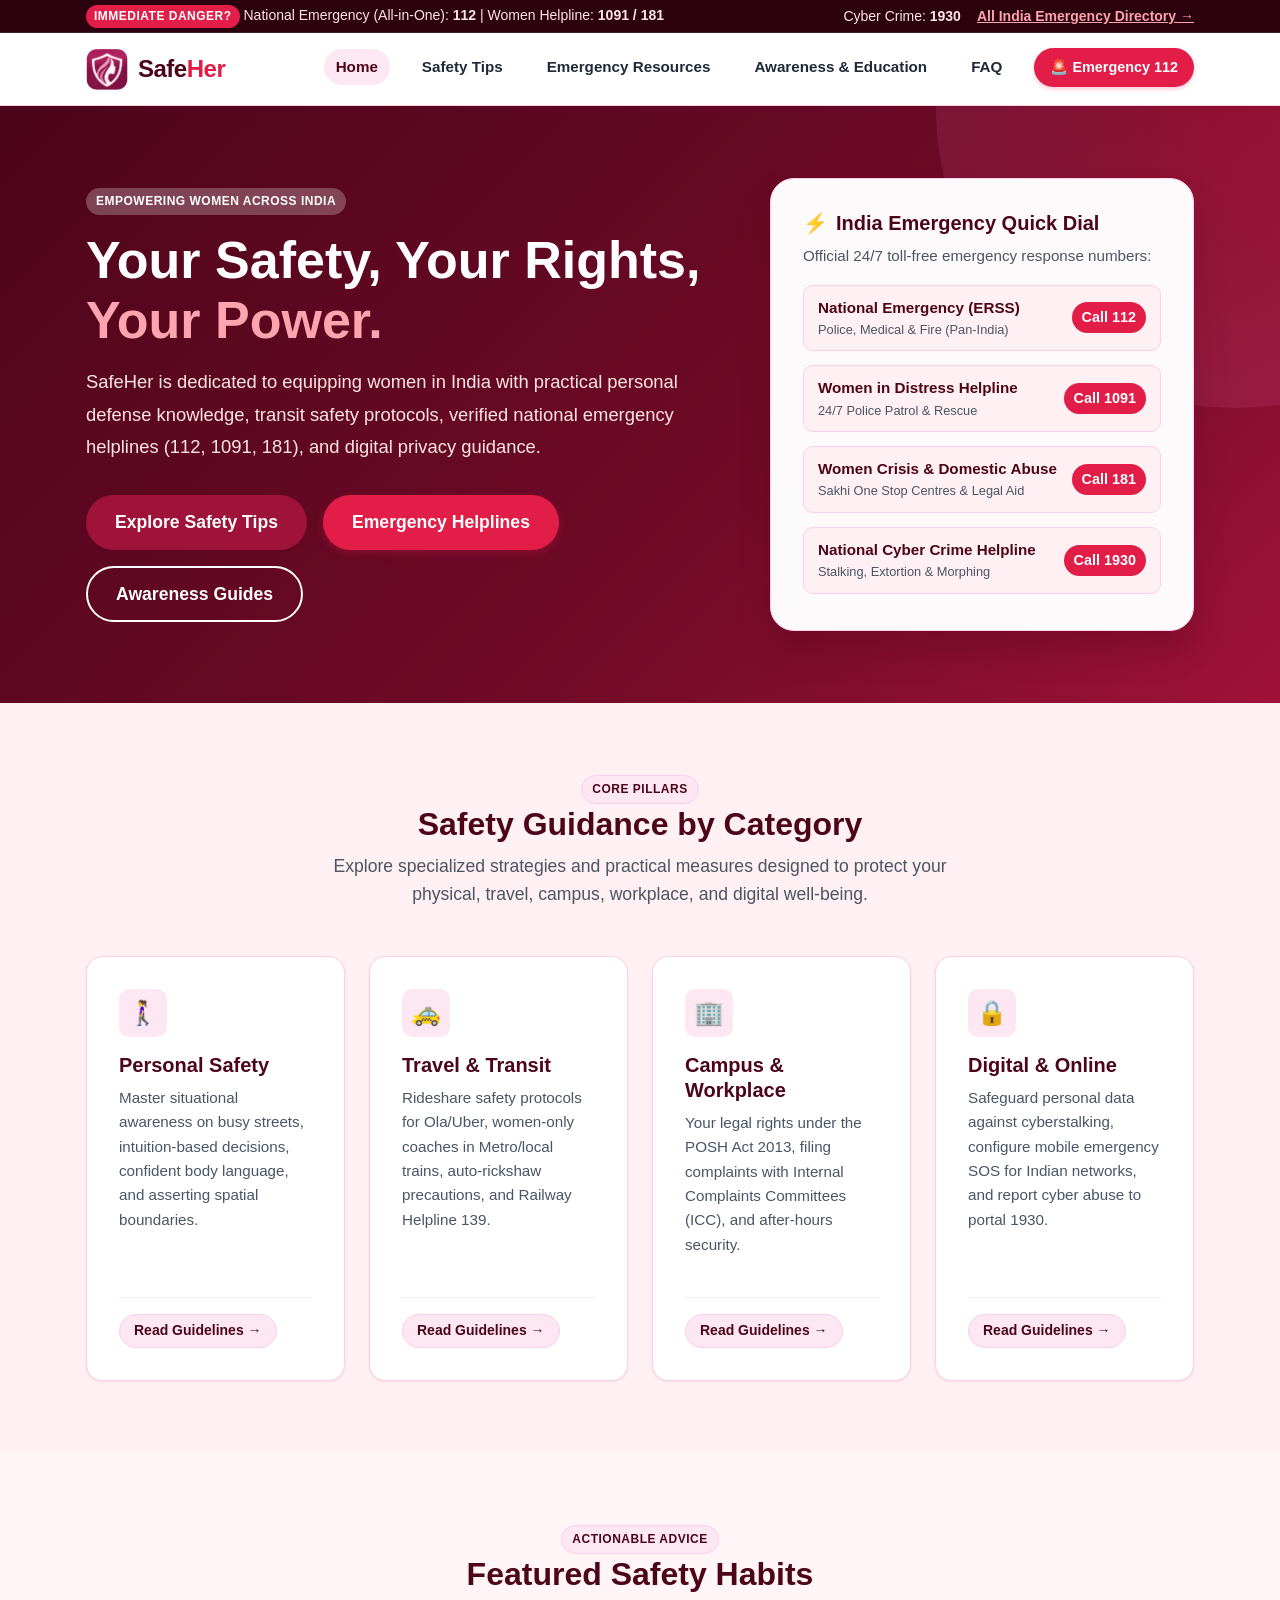
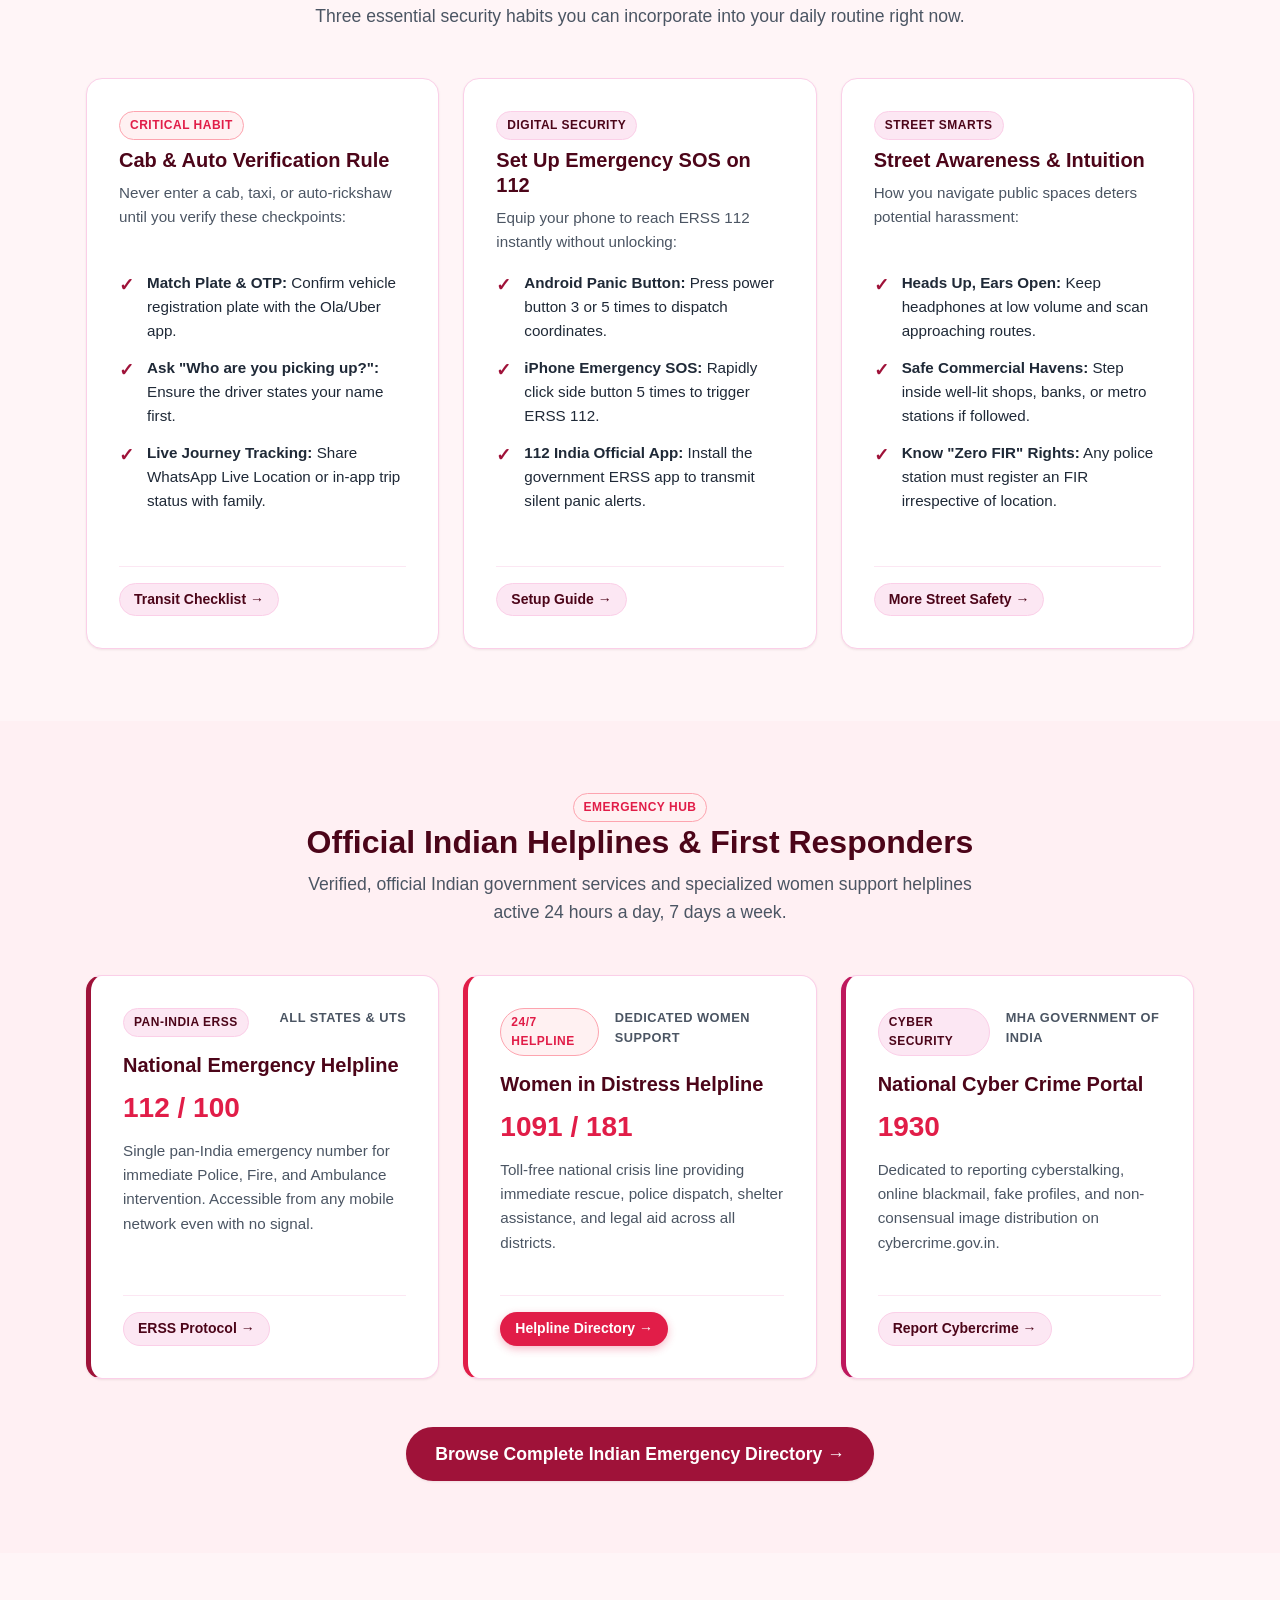
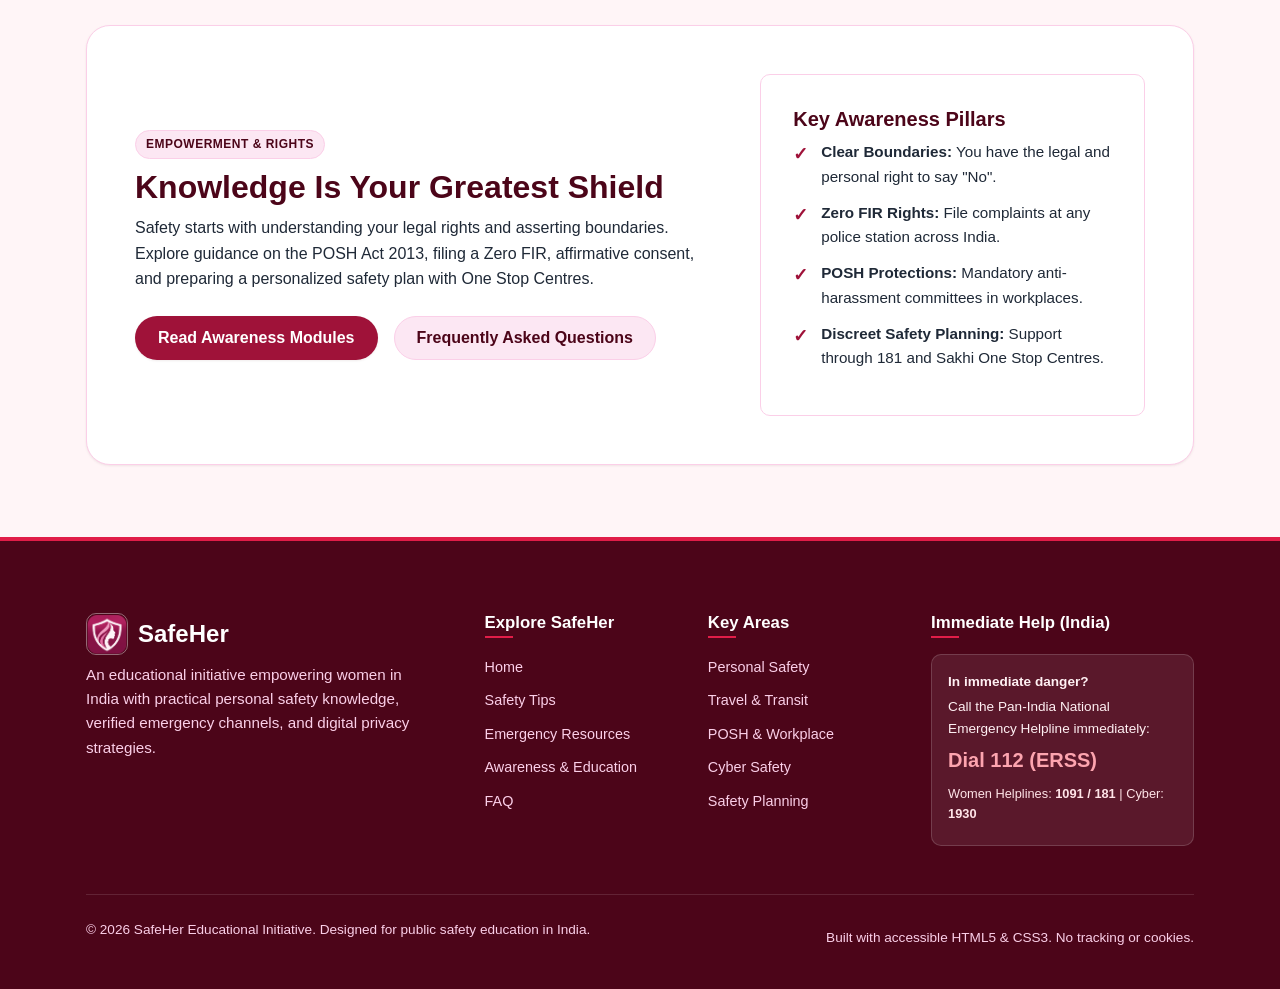
<file: index.html>
<!DOCTYPE html>
<html lang="en">
<head>
  <meta charset="UTF-8">
  <meta name="viewport" content="width=device-width, initial-scale=1.0">
  <meta name="description" content="SafeHer is a comprehensive educational resource empowering women across India with practical safety guidance, official emergency numbers (112, 1091, 181), digital privacy, and awareness.">
  <title>SafeHer — Women's Safety Awareness, Guidance &amp; Indian Emergency Resources</title>
  <link rel="icon" type="image/png" href="images/logo.png">
  <link rel="stylesheet" href="css/style.css">
</head>
<body>
  <!-- Skip link for keyboard navigation -->
  <a href="#main-content" class="skip-link">Skip to main content</a>

  <!-- Top Emergency Alert Bar (India Context) -->
  <aside class="emergency-top-bar" aria-label="Emergency Notice">
    <div class="container emergency-top-bar-inner">
      <div>
        <span class="emergency-alert-tag">Immediate Danger?</span>
        <span>National Emergency (All-in-One): <strong>112</strong> | Women Helpline: <strong>1091 / 181</strong></span>
      </div>
      <div class="emergency-top-links">
        <span>Cyber Crime: <strong>1930</strong></span>
        <a href="emergency.html">All India Emergency Directory &rarr;</a>
      </div>
    </div>
  </aside>

  <!-- Site Header & Responsive Navigation -->
  <header class="site-header">
    <div class="container nav-container">
      <a href="index.html" class="brand" aria-label="SafeHer Home">
        <img src="images/logo.png" alt="SafeHer Logo" class="brand-logo-img">
        <span>Safe<span class="brand-accent">Her</span></span>
      </a>

      <!-- Pure CSS Hamburger Toggle -->
      <input type="checkbox" id="nav-toggle" class="nav-toggle" aria-label="Toggle navigation menu">
      <label for="nav-toggle" class="nav-toggle-label" aria-hidden="true">
        <span></span>
        <span></span>
        <span></span>
      </label>

      <!-- Main Navigation Menu -->
      <nav class="main-nav" aria-label="Primary Navigation">
        <ul class="nav-list">
          <li><a href="index.html" class="nav-link active" aria-current="page">Home</a></li>
          <li><a href="safety-tips.html" class="nav-link">Safety Tips</a></li>
          <li><a href="emergency.html" class="nav-link">Emergency Resources</a></li>
          <li><a href="awareness.html" class="nav-link">Awareness &amp; Education</a></li>
          <li><a href="faq.html" class="nav-link">FAQ</a></li>
          <li><a href="emergency.html" class="nav-btn-emergency">🚨 Emergency 112</a></li>
        </ul>
      </nav>
    </div>
  </header>

  <!-- Main Content Area -->
  <main id="main-content">
    <!-- Hero Section -->
    <section class="hero" aria-labelledby="hero-title">
      <div class="container hero-grid">
        <div class="hero-content">
          <div class="hero-badge">
            <span class="badge badge-white">Empowering Women Across India</span>
          </div>
          <h1 id="hero-title" class="hero-title">
            Your Safety, Your Rights, <br>
            <span class="hero-highlight">Your Power.</span>
          </h1>
          <p class="hero-lead">
            SafeHer is dedicated to equipping women in India with practical personal defense knowledge, transit safety protocols, verified national emergency helplines (112, 1091, 181), and digital privacy guidance.
          </p>
          <div class="hero-actions">
            <a href="safety-tips.html" class="btn btn-primary btn-lg">Explore Safety Tips</a>
            <a href="emergency.html" class="btn btn-accent btn-lg">Emergency Helplines</a>
            <a href="awareness.html" class="btn btn-outline btn-lg">Awareness Guides</a>
          </div>
        </div>

        <!-- Quick Dial Helper Card for India -->
        <aside class="hero-card" aria-label="Fast Emergency Contacts for India">
          <h3><span>⚡</span> India Emergency Quick Dial</h3>
          <p>Official 24/7 toll-free emergency response numbers:</p>
          <ul class="quick-emergency-list">
            <li class="quick-emergency-item">
              <div>
                <strong>National Emergency (ERSS)</strong>
                <div style="font-size: 0.8rem; color: var(--color-text-muted);">Police, Medical &amp; Fire (Pan-India)</div>
              </div>
              <a href="tel:112" class="quick-emergency-dial">Call 112</a>
            </li>
            <li class="quick-emergency-item">
              <div>
                <strong>Women in Distress Helpline</strong>
                <div style="font-size: 0.8rem; color: var(--color-text-muted);">24/7 Police Patrol &amp; Rescue</div>
              </div>
              <a href="tel:1091" class="quick-emergency-dial">Call 1091</a>
            </li>
            <li class="quick-emergency-item">
              <div>
                <strong>Women Crisis &amp; Domestic Abuse</strong>
                <div style="font-size: 0.8rem; color: var(--color-text-muted);">Sakhi One Stop Centres &amp; Legal Aid</div>
              </div>
              <a href="tel:181" class="quick-emergency-dial">Call 181</a>
            </li>
            <li class="quick-emergency-item">
              <div>
                <strong>National Cyber Crime Helpline</strong>
                <div style="font-size: 0.8rem; color: var(--color-text-muted);">Stalking, Extortion &amp; Morphing</div>
              </div>
              <a href="tel:1930" class="quick-emergency-dial">Call 1930</a>
            </li>
          </ul>
        </aside>
      </div>
    </section>

    <!-- Safety Categories Section -->
    <section class="section" aria-labelledby="categories-heading">
      <div class="container">
        <header class="section-header">
          <span class="badge badge-pink">Core Pillars</span>
          <h2 id="categories-heading">Safety Guidance by Category</h2>
          <p>Explore specialized strategies and practical measures designed to protect your physical, travel, campus, workplace, and digital well-being.</p>
        </header>

        <div class="grid-4">
          <!-- Category 1 -->
          <article class="card">
            <div class="card-icon" aria-hidden="true">🚶‍♀️</div>
            <h3 class="card-title">Personal Safety</h3>
            <p class="card-description">Master situational awareness on busy streets, intuition-based decisions, confident body language, and asserting spatial boundaries.</p>
            <div class="card-footer">
              <a href="safety-tips.html#personal-safety" class="btn btn-secondary btn-sm">Read Guidelines &rarr;</a>
            </div>
          </article>

          <!-- Category 2 -->
          <article class="card">
            <div class="card-icon" aria-hidden="true">🚕</div>
            <h3 class="card-title">Travel &amp; Transit</h3>
            <p class="card-description">Rideshare safety protocols for Ola/Uber, women-only coaches in Metro/local trains, auto-rickshaw precautions, and Railway Helpline 139.</p>
            <div class="card-footer">
              <a href="safety-tips.html#travel-safety" class="btn btn-secondary btn-sm">Read Guidelines &rarr;</a>
            </div>
          </article>

          <!-- Category 3 -->
          <article class="card">
            <div class="card-icon" aria-hidden="true">🏢</div>
            <h3 class="card-title">Campus &amp; Workplace</h3>
            <p class="card-description">Your legal rights under the POSH Act 2013, filing complaints with Internal Complaints Committees (ICC), and after-hours security.</p>
            <div class="card-footer">
              <a href="safety-tips.html#workplace-safety" class="btn btn-secondary btn-sm">Read Guidelines &rarr;</a>
            </div>
          </article>

          <!-- Category 4 -->
          <article class="card">
            <div class="card-icon" aria-hidden="true">🔒</div>
            <h3 class="card-title">Digital &amp; Online</h3>
            <p class="card-description">Safeguard personal data against cyberstalking, configure mobile emergency SOS for Indian networks, and report cyber abuse to portal 1930.</p>
            <div class="card-footer">
              <a href="safety-tips.html#online-safety" class="btn btn-secondary btn-sm">Read Guidelines &rarr;</a>
            </div>
          </article>
        </div>
      </div>
    </section>

    <!-- Featured Practical Tips -->
    <section class="section bg-baby-pink" aria-labelledby="featured-tips-heading">
      <div class="container">
        <header class="section-header">
          <span class="badge badge-pink">Actionable Advice</span>
          <h2 id="featured-tips-heading">Featured Safety Habits</h2>
          <p>Three essential security habits you can incorporate into your daily routine right now.</p>
        </header>

        <div class="grid-3">
          <!-- Featured Tip 1 -->
          <article class="card">
            <span class="badge badge-accent" style="width: fit-content; margin-bottom: var(--spacing-sm);">Critical Habit</span>
            <h3 class="card-title">Cab &amp; Auto Verification Rule</h3>
            <p class="card-description">Never enter a cab, taxi, or auto-rickshaw until you verify these checkpoints:</p>
            <ul class="tip-checklist">
              <li><strong>Match Plate &amp; OTP:</strong> Confirm vehicle registration plate with the Ola/Uber app.</li>
              <li><strong>Ask "Who are you picking up?":</strong> Ensure the driver states your name first.</li>
              <li><strong>Live Journey Tracking:</strong> Share WhatsApp Live Location or in-app trip status with family.</li>
            </ul>
            <div class="card-footer">
              <a href="safety-tips.html#travel-safety" class="btn btn-secondary btn-sm">Transit Checklist &rarr;</a>
            </div>
          </article>

          <!-- Featured Tip 2 -->
          <article class="card">
            <span class="badge badge-pink" style="width: fit-content; margin-bottom: var(--spacing-sm);">Digital Security</span>
            <h3 class="card-title">Set Up Emergency SOS on 112</h3>
            <p class="card-description">Equip your phone to reach ERSS 112 instantly without unlocking:</p>
            <ul class="tip-checklist">
              <li><strong>Android Panic Button:</strong> Press power button 3 or 5 times to dispatch coordinates.</li>
              <li><strong>iPhone Emergency SOS:</strong> Rapidly click side button 5 times to trigger ERSS 112.</li>
              <li><strong>112 India Official App:</strong> Install the government ERSS app to transmit silent panic alerts.</li>
            </ul>
            <div class="card-footer">
              <a href="faq.html#faq-sos" class="btn btn-secondary btn-sm">Setup Guide &rarr;</a>
            </div>
          </article>

          <!-- Featured Tip 3 -->
          <article class="card">
            <span class="badge badge-pink" style="width: fit-content; margin-bottom: var(--spacing-sm);">Street Smarts</span>
            <h3 class="card-title">Street Awareness &amp; Intuition</h3>
            <p class="card-description">How you navigate public spaces deters potential harassment:</p>
            <ul class="tip-checklist">
              <li><strong>Heads Up, Ears Open:</strong> Keep headphones at low volume and scan approaching routes.</li>
              <li><strong>Safe Commercial Havens:</strong> Step inside well-lit shops, banks, or metro stations if followed.</li>
              <li><strong>Know "Zero FIR" Rights:</strong> Any police station must register an FIR irrespective of location.</li>
            </ul>
            <div class="card-footer">
              <a href="safety-tips.html#personal-safety" class="btn btn-secondary btn-sm">More Street Safety &rarr;</a>
            </div>
          </article>
        </div>
      </div>
    </section>

    <!-- Emergency Resources Preview -->
    <section class="section" aria-labelledby="emergency-preview-heading">
      <div class="container">
        <header class="section-header">
          <span class="badge badge-accent">Emergency Hub</span>
          <h2 id="emergency-preview-heading">Official Indian Helplines &amp; First Responders</h2>
          <p>Verified, official Indian government services and specialized women support helplines active 24 hours a day, 7 days a week.</p>
        </header>

        <div class="grid-3">
          <!-- ERSS / Police Card -->
          <article class="emergency-card police-border">
            <div class="emergency-card-header">
              <span class="badge badge-pink">Pan-India ERSS</span>
              <span class="emergency-region">All States &amp; UTs</span>
            </div>
            <h3>National Emergency Helpline</h3>
            <a href="tel:112" class="emergency-number">112 / 100</a>
            <p class="card-description">Single pan-India emergency number for immediate Police, Fire, and Ambulance intervention. Accessible from any mobile network even with no signal.</p>
            <div class="card-footer">
              <a href="emergency.html#emergency-services" class="btn btn-secondary btn-sm">ERSS Protocol &rarr;</a>
            </div>
          </article>

          <!-- Women Support Card -->
          <article class="emergency-card urgent-border">
            <div class="emergency-card-header">
              <span class="badge badge-accent">24/7 Helpline</span>
              <span class="emergency-region">Dedicated Women Support</span>
            </div>
            <h3>Women in Distress Helpline</h3>
            <a href="tel:1091" class="emergency-number">1091 / 181</a>
            <p class="card-description">Toll-free national crisis line providing immediate rescue, police dispatch, shelter assistance, and legal aid across all districts.</p>
            <div class="card-footer">
              <a href="emergency.html#women-helplines" class="btn btn-accent btn-sm">Helpline Directory &rarr;</a>
            </div>
          </article>

          <!-- Cybercrime Card -->
          <article class="emergency-card cyber-border">
            <div class="emergency-card-header">
              <span class="badge badge-pink">Cyber Security</span>
              <span class="emergency-region">MHA Government of India</span>
            </div>
            <h3>National Cyber Crime Portal</h3>
            <a href="tel:1930" class="emergency-number">1930</a>
            <p class="card-description">Dedicated to reporting cyberstalking, online blackmail, fake profiles, and non-consensual image distribution on cybercrime.gov.in.</p>
            <div class="card-footer">
              <a href="emergency.html#cybercrime-reporting" class="btn btn-secondary btn-sm">Report Cybercrime &rarr;</a>
            </div>
          </article>
        </div>

        <div style="text-align: center; margin-top: var(--spacing-2xl);">
          <a href="emergency.html" class="btn btn-primary btn-lg">Browse Complete Indian Emergency Directory &rarr;</a>
        </div>
      </div>
    </section>

    <!-- Awareness & Education Highlight Banner -->
    <section class="section bg-baby-pink" aria-labelledby="awareness-banner-heading">
      <div class="container">
        <div class="awareness-article" style="margin-bottom: 0;">
          <div class="hero-grid" style="align-items: center;">
            <div>
              <span class="badge badge-pink" style="margin-bottom: var(--spacing-sm);">Empowerment &amp; Rights</span>
              <h2 id="awareness-banner-heading">Knowledge Is Your Greatest Shield</h2>
              <p>
                Safety starts with understanding your legal rights and asserting boundaries. Explore guidance on the POSH Act 2013, filing a Zero FIR, affirmative consent, and preparing a personalized safety plan with One Stop Centres.
              </p>
              <div class="flex-gap" style="margin-top: var(--spacing-lg);">
                <a href="awareness.html" class="btn btn-primary">Read Awareness Modules</a>
                <a href="faq.html" class="btn btn-secondary">Frequently Asked Questions</a>
              </div>
            </div>
            <div class="principle-item" style="background-color: var(--color-white); padding: var(--spacing-xl);">
              <h3 style="color: var(--color-primary-dark); margin-bottom: var(--spacing-sm);">Key Awareness Pillars</h3>
              <ul class="tip-checklist" style="margin-bottom: 0;">
                <li><strong>Clear Boundaries:</strong> You have the legal and personal right to say "No".</li>
                <li><strong>Zero FIR Rights:</strong> File complaints at any police station across India.</li>
                <li><strong>POSH Protections:</strong> Mandatory anti-harassment committees in workplaces.</li>
                <li><strong>Discreet Safety Planning:</strong> Support through 181 and Sakhi One Stop Centres.</li>
              </ul>
            </div>
          </div>
        </div>
      </div>
    </section>
  </main>

  <!-- Site Footer -->
  <footer class="site-footer">
    <div class="container">
      <div class="footer-grid">
        <!-- Col 1: Brand Info -->
        <div>
          <a href="index.html" class="footer-brand">
            <img src="images/logo.png" alt="SafeHer Logo" class="brand-logo-img">
            <span>SafeHer</span>
          </a>
          <p class="footer-desc">
            An educational initiative empowering women in India with practical personal safety knowledge, verified emergency channels, and digital privacy strategies.
          </p>
        </div>

        <!-- Col 2: Navigation Links -->
        <div class="footer-col">
          <h4>Explore SafeHer</h4>
          <ul class="footer-links">
            <li><a href="index.html">Home</a></li>
            <li><a href="safety-tips.html">Safety Tips</a></li>
            <li><a href="emergency.html">Emergency Resources</a></li>
            <li><a href="awareness.html">Awareness &amp; Education</a></li>
            <li><a href="faq.html">FAQ</a></li>
          </ul>
        </div>

        <!-- Col 3: Topics -->
        <div class="footer-col">
          <h4>Key Areas</h4>
          <ul class="footer-links">
            <li><a href="safety-tips.html#personal-safety">Personal Safety</a></li>
            <li><a href="safety-tips.html#travel-safety">Travel &amp; Transit</a></li>
            <li><a href="safety-tips.html#workplace-safety">POSH &amp; Workplace</a></li>
            <li><a href="safety-tips.html#online-safety">Cyber Safety</a></li>
            <li><a href="awareness.html#safety-planning">Safety Planning</a></li>
          </ul>
        </div>

        <!-- Col 4: Urgent Notice (India) -->
        <div class="footer-col">
          <h4>Immediate Help (India)</h4>
          <div class="footer-emergency-box">
            <p><strong>In immediate danger?</strong></p>
            <p>Call the Pan-India National Emergency Helpline immediately:</p>
            <a href="tel:112" class="footer-hotline">Dial 112 (ERSS)</a>
            <p style="margin-top: 8px; font-size: 0.8rem; color: #FFE4E8;">Women Helplines: <strong>1091 / 181</strong> | Cyber: <strong>1930</strong></p>
          </div>
        </div>
      </div>

      <!-- Footer Bottom -->
      <div class="footer-bottom">
        <p>&copy; 2026 SafeHer Educational Initiative. Designed for public safety education in India.</p>
        <p>Built with accessible HTML5 &amp; CSS3. No tracking or cookies.</p>
      </div>
    </div>
  </footer>
</body>
</html>
</file>
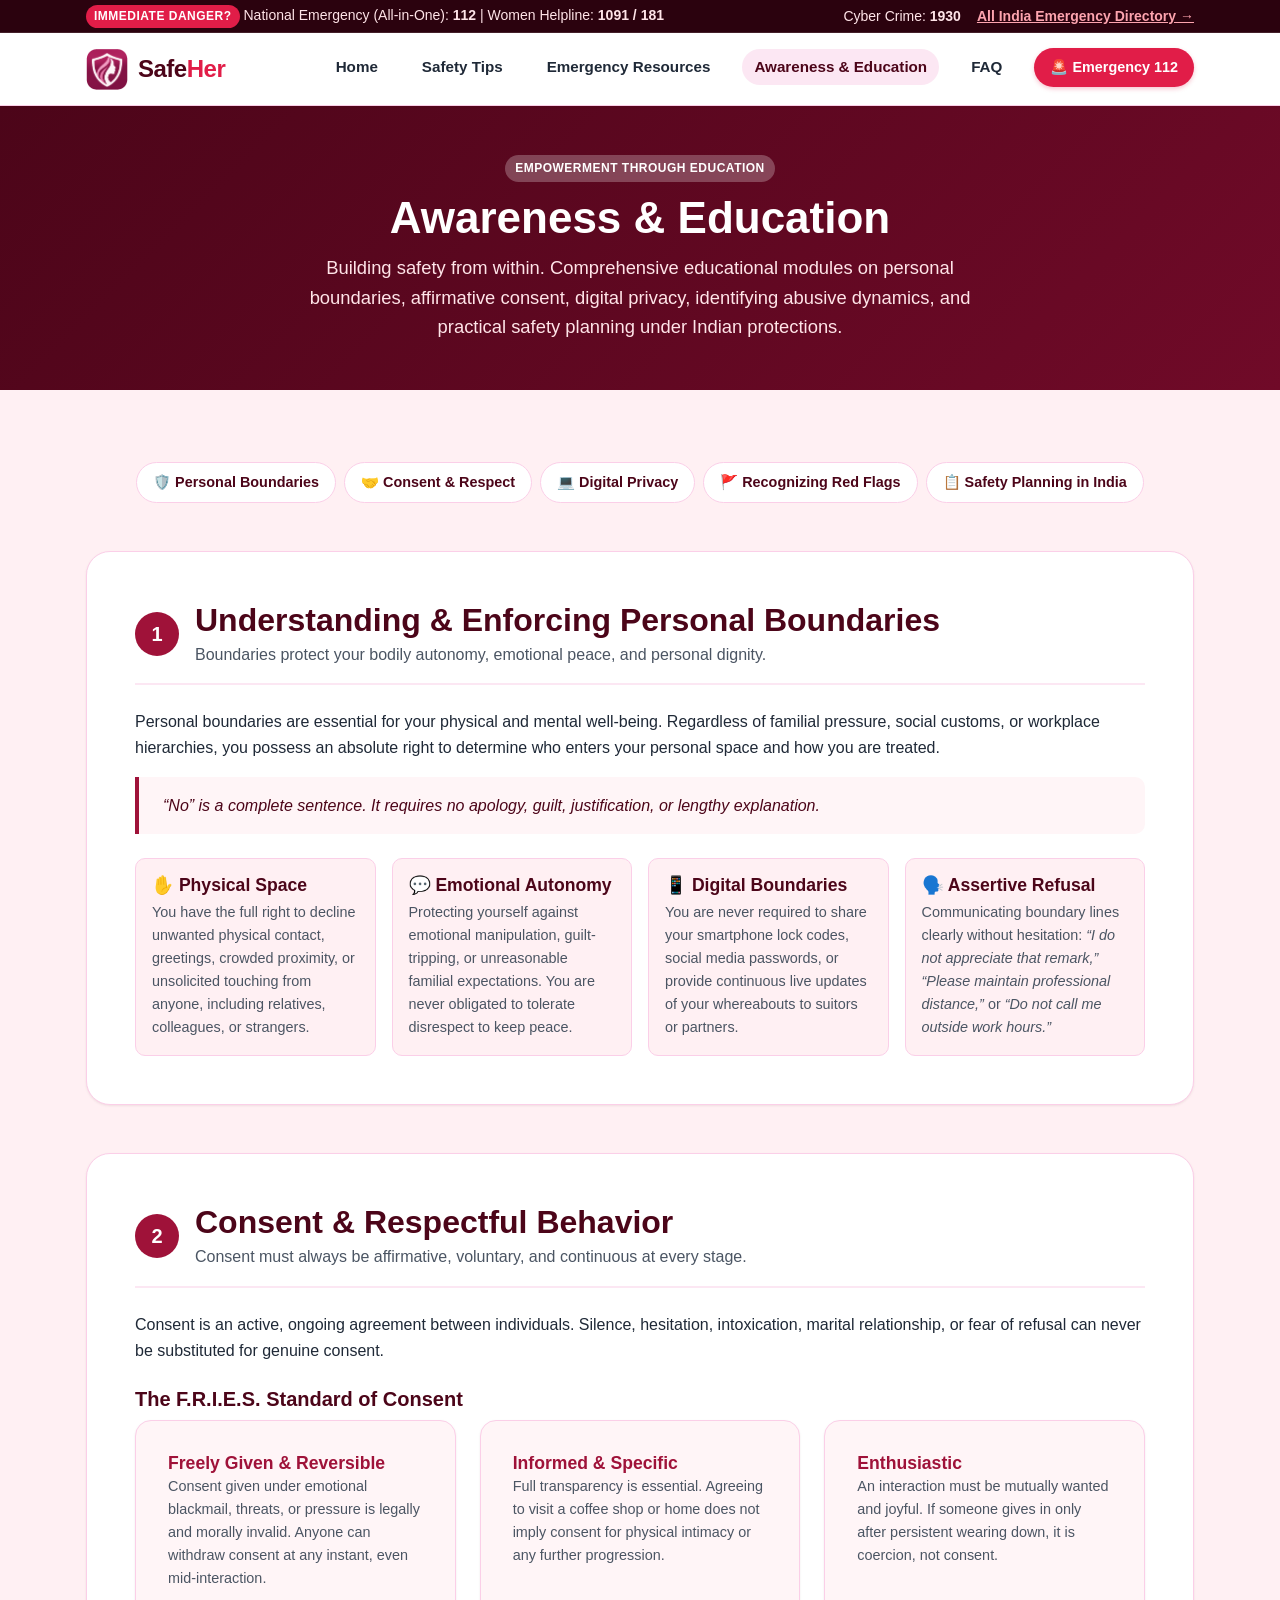
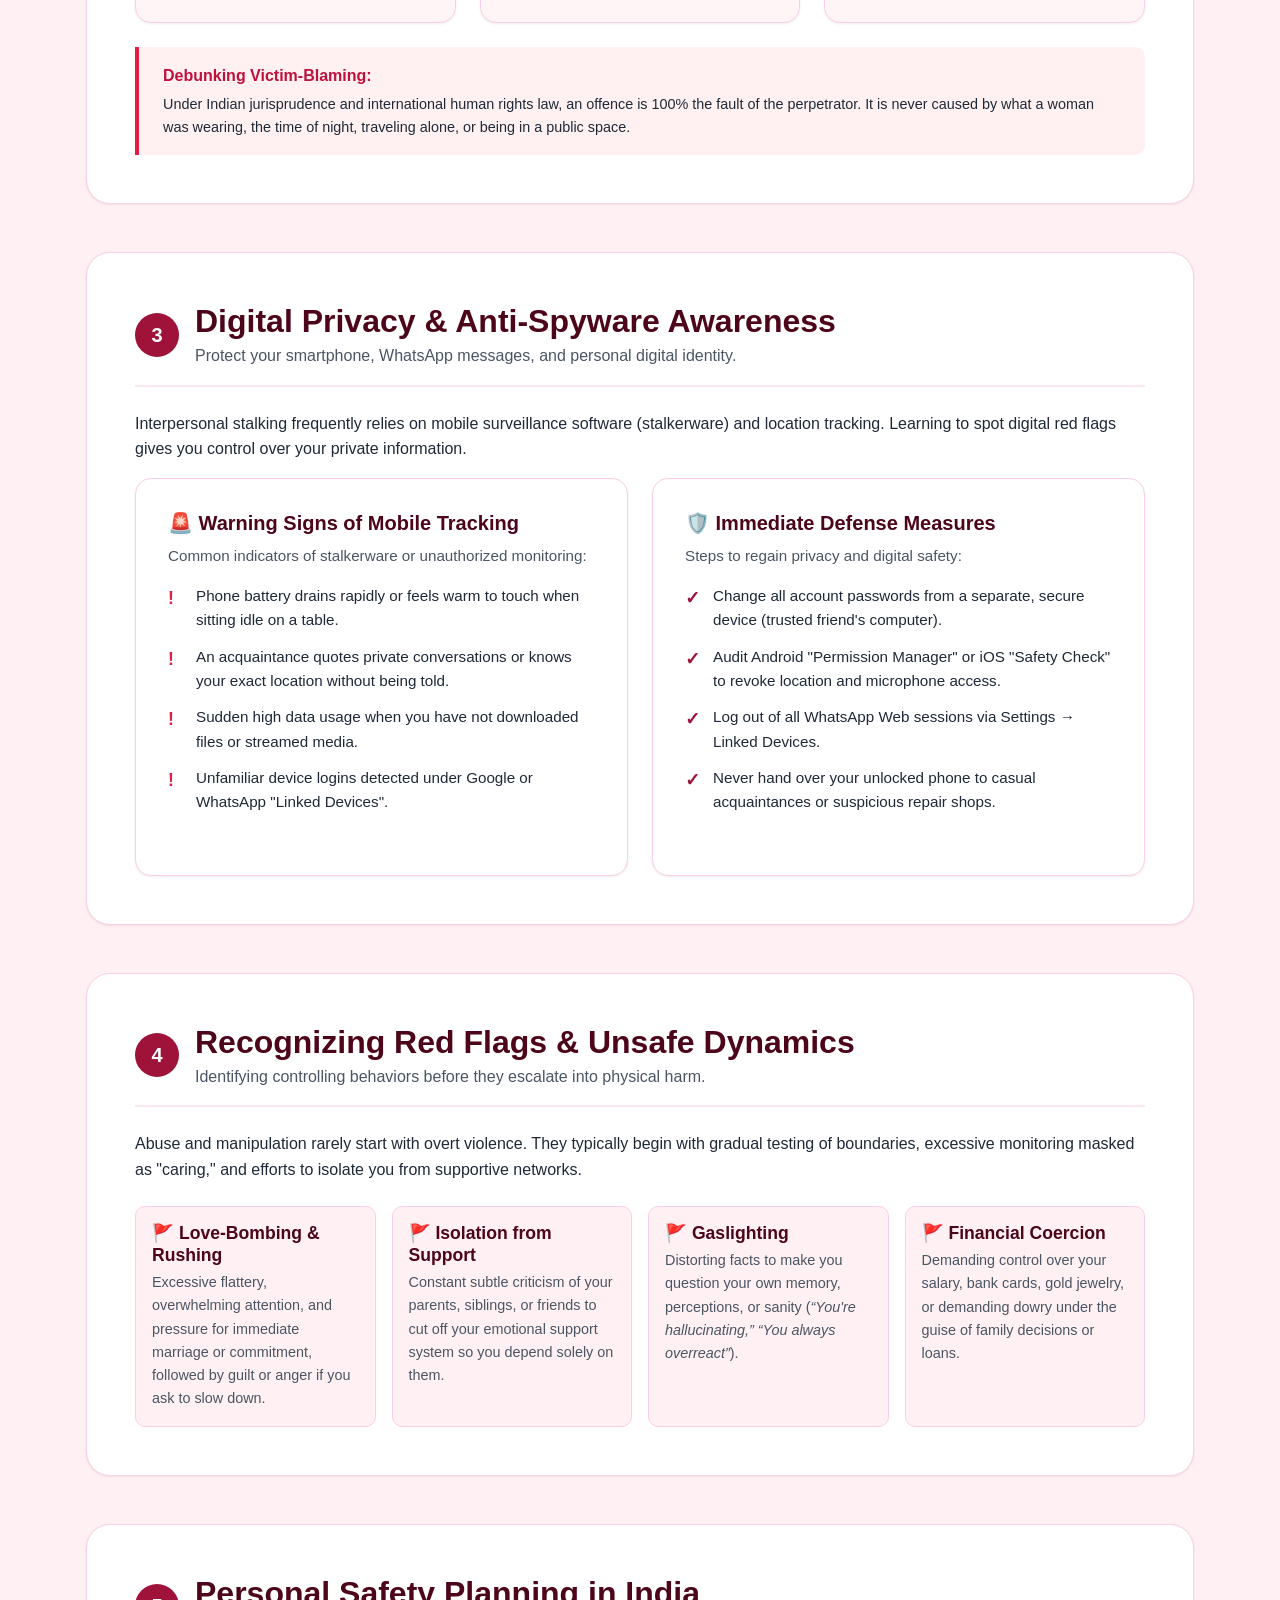
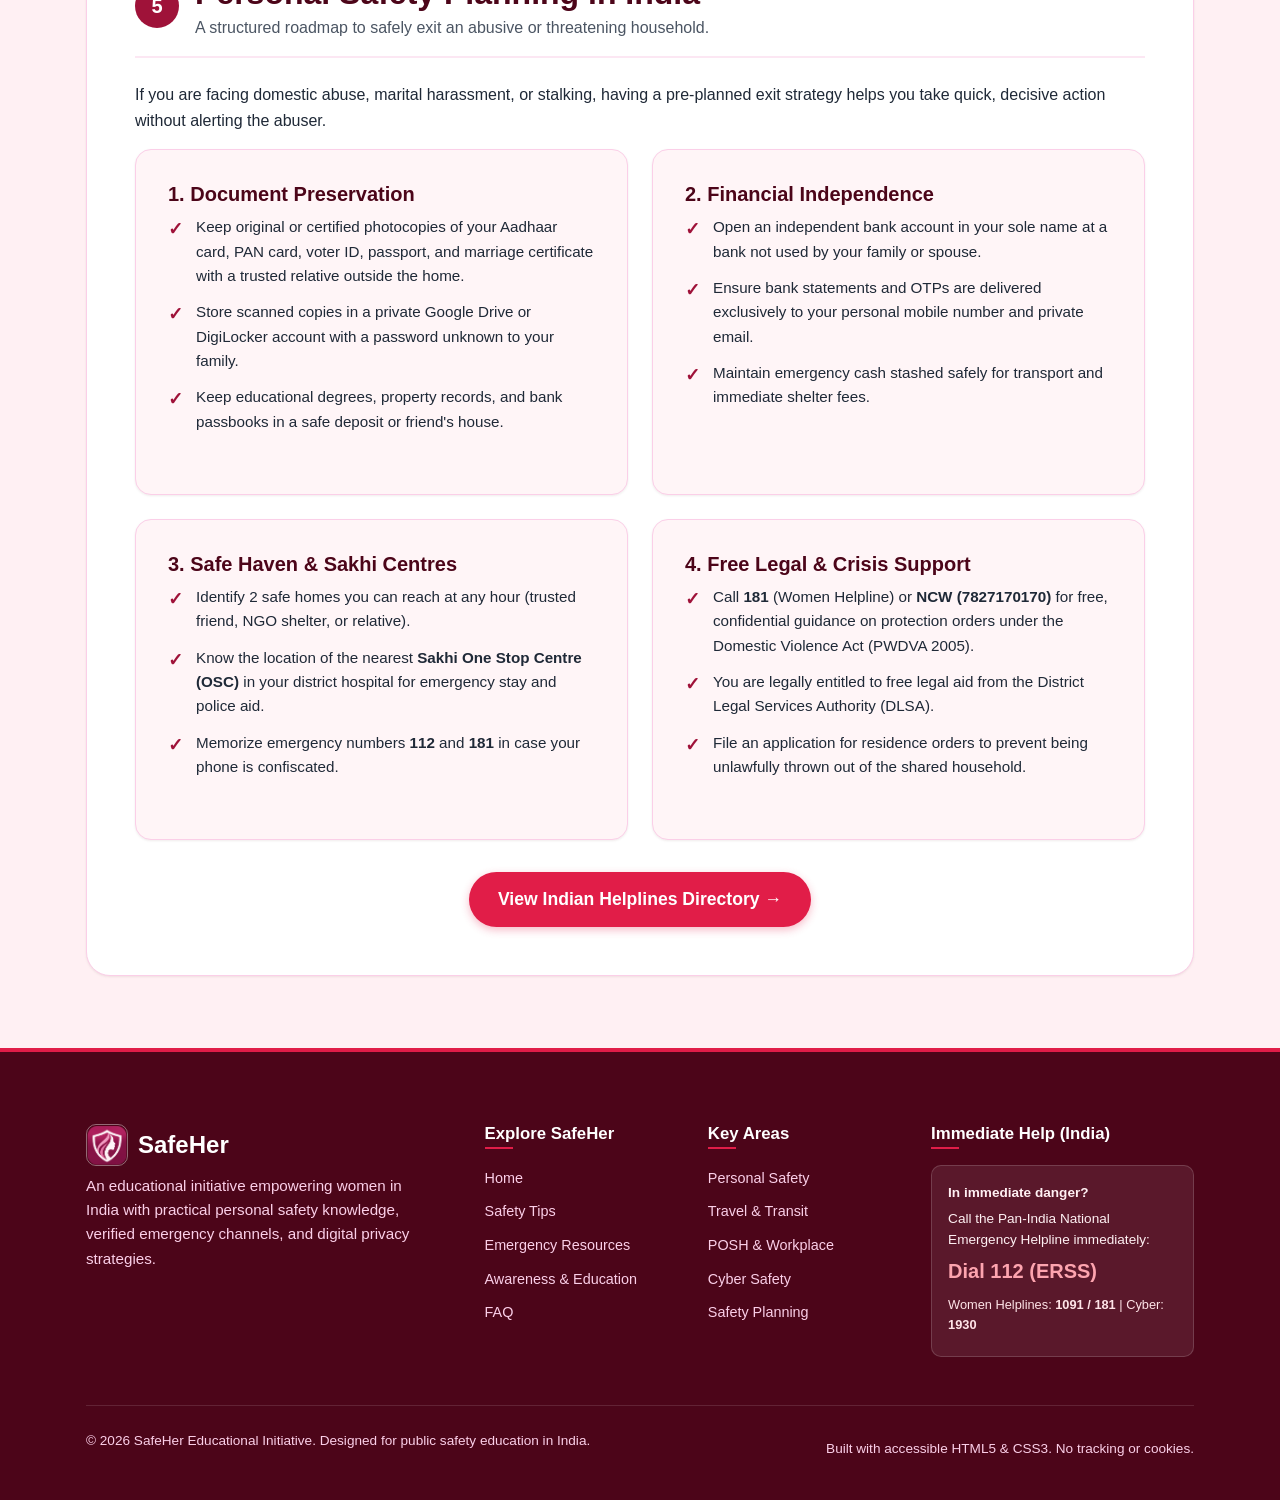
<file: awareness.html>
<!DOCTYPE html>
<html lang="en">
<head>
  <meta charset="UTF-8">
  <meta name="viewport" content="width=device-width, initial-scale=1.0">
  <meta name="description" content="In-depth educational guidance on personal boundaries, consent, digital privacy, recognizing red flags, legal rights under Indian law, and safety planning with One Stop Centres.">
  <title>Awareness &amp; Education — SafeHer</title>
  <link rel="icon" type="image/png" href="images/logo.png">
  <link rel="stylesheet" href="css/style.css">
</head>
<body>
  <!-- Skip link for keyboard navigation -->
  <a href="#main-content" class="skip-link">Skip to main content</a>

  <!-- Top Emergency Alert Bar (India Context) -->
  <aside class="emergency-top-bar" aria-label="Emergency Notice">
    <div class="container emergency-top-bar-inner">
      <div>
        <span class="emergency-alert-tag">Immediate Danger?</span>
        <span>National Emergency (All-in-One): <strong>112</strong> | Women Helpline: <strong>1091 / 181</strong></span>
      </div>
      <div class="emergency-top-links">
        <span>Cyber Crime: <strong>1930</strong></span>
        <a href="emergency.html">All India Emergency Directory &rarr;</a>
      </div>
    </div>
  </aside>

  <!-- Site Header & Responsive Navigation -->
  <header class="site-header">
    <div class="container nav-container">
      <a href="index.html" class="brand" aria-label="SafeHer Home">
        <img src="images/logo.png" alt="SafeHer Logo" class="brand-logo-img">
        <span>Safe<span class="brand-accent">Her</span></span>
      </a>

      <!-- Pure CSS Hamburger Toggle -->
      <input type="checkbox" id="nav-toggle" class="nav-toggle" aria-label="Toggle navigation menu">
      <label for="nav-toggle" class="nav-toggle-label" aria-hidden="true">
        <span></span>
        <span></span>
        <span></span>
      </label>

      <!-- Main Navigation Menu -->
      <nav class="main-nav" aria-label="Primary Navigation">
        <ul class="nav-list">
          <li><a href="index.html" class="nav-link">Home</a></li>
          <li><a href="safety-tips.html" class="nav-link">Safety Tips</a></li>
          <li><a href="emergency.html" class="nav-link">Emergency Resources</a></li>
          <li><a href="awareness.html" class="nav-link active" aria-current="page">Awareness &amp; Education</a></li>
          <li><a href="faq.html" class="nav-link">FAQ</a></li>
          <li><a href="emergency.html" class="nav-btn-emergency">🚨 Emergency 112</a></li>
        </ul>
      </nav>
    </div>
  </header>

  <!-- Page Header Banner -->
  <section class="page-banner">
    <div class="container">
      <span class="badge badge-white" style="margin-bottom: var(--spacing-sm);">Empowerment Through Education</span>
      <h1>Awareness &amp; Education</h1>
      <p>Building safety from within. Comprehensive educational modules on personal boundaries, affirmative consent, digital privacy, identifying abusive dynamics, and practical safety planning under Indian protections.</p>
    </div>
  </section>

  <!-- Main Content Area -->
  <main id="main-content" class="section">
    <div class="container">
      <!-- Quick Navigation -->
      <nav class="category-nav-bar" aria-label="Awareness Topics Quick Links">
        <a href="#boundaries" class="category-nav-link">🛡️ Personal Boundaries</a>
        <a href="#consent" class="category-nav-link">🤝 Consent &amp; Respect</a>
        <a href="#digital-privacy" class="category-nav-link">💻 Digital Privacy</a>
        <a href="#recognizing-risk" class="category-nav-link">🚩 Recognizing Red Flags</a>
        <a href="#safety-planning" class="category-nav-link">📋 Safety Planning in India</a>
      </nav>

      <!-- Module 1: Personal Boundaries -->
      <article id="boundaries" class="awareness-article" aria-labelledby="boundaries-heading">
        <div class="awareness-header">
          <div class="awareness-step-badge">1</div>
          <div>
            <h2 id="boundaries-heading" style="margin-bottom: 2px;">Understanding &amp; Enforcing Personal Boundaries</h2>
            <p style="color: var(--color-text-muted); margin-bottom: 0;">Boundaries protect your bodily autonomy, emotional peace, and personal dignity.</p>
          </div>
        </div>

        <p>
          Personal boundaries are essential for your physical and mental well-being. Regardless of familial pressure, social customs, or workplace hierarchies, you possess an absolute right to determine who enters your personal space and how you are treated.
        </p>

        <div class="quote-box">
          &ldquo;No&rdquo; is a complete sentence. It requires no apology, guilt, justification, or lengthy explanation.
        </div>

        <div class="key-principles-grid">
          <div class="principle-item">
            <h4>✋ Physical Space</h4>
            <p style="font-size: 0.9rem; color: var(--color-text-muted);">
              You have the full right to decline unwanted physical contact, greetings, crowded proximity, or unsolicited touching from anyone, including relatives, colleagues, or strangers.
            </p>
          </div>

          <div class="principle-item">
            <h4>💬 Emotional Autonomy</h4>
            <p style="font-size: 0.9rem; color: var(--color-text-muted);">
              Protecting yourself against emotional manipulation, guilt-tripping, or unreasonable familial expectations. You are never obligated to tolerate disrespect to keep peace.
            </p>
          </div>

          <div class="principle-item">
            <h4>📱 Digital Boundaries</h4>
            <p style="font-size: 0.9rem; color: var(--color-text-muted);">
              You are never required to share your smartphone lock codes, social media passwords, or provide continuous live updates of your whereabouts to suitors or partners.
            </p>
          </div>

          <div class="principle-item">
            <h4>🗣️ Assertive Refusal</h4>
            <p style="font-size: 0.9rem; color: var(--color-text-muted);">
              Communicating boundary lines clearly without hesitation: <em>&ldquo;I do not appreciate that remark,&rdquo;</em> <em>&ldquo;Please maintain professional distance,&rdquo;</em> or <em>&ldquo;Do not call me outside work hours.&rdquo;</em>
            </p>
          </div>
        </div>
      </article>

      <!-- Module 2: Consent and Respectful Behavior -->
      <article id="consent" class="awareness-article" aria-labelledby="consent-heading">
        <div class="awareness-header">
          <div class="awareness-step-badge">2</div>
          <div>
            <h2 id="consent-heading" style="margin-bottom: 2px;">Consent &amp; Respectful Behavior</h2>
            <p style="color: var(--color-text-muted); margin-bottom: 0;">Consent must always be affirmative, voluntary, and continuous at every stage.</p>
          </div>
        </div>

        <p>
          Consent is an active, ongoing agreement between individuals. Silence, hesitation, intoxication, marital relationship, or fear of refusal can never be substituted for genuine consent.
        </p>

        <h3 style="color: var(--color-primary-dark); margin: var(--spacing-lg) 0 var(--spacing-sm) 0;">The F.R.I.E.S. Standard of Consent</h3>
        <div class="grid-3">
          <div class="card card-pink">
            <h4 style="color: var(--color-primary);">Freely Given &amp; Reversible</h4>
            <p style="font-size: 0.9rem; color: var(--color-text-muted);">
              Consent given under emotional blackmail, threats, or pressure is legally and morally invalid. Anyone can withdraw consent at any instant, even mid-interaction.
            </p>
          </div>

          <div class="card card-pink">
            <h4 style="color: var(--color-primary);">Informed &amp; Specific</h4>
            <p style="font-size: 0.9rem; color: var(--color-text-muted);">
              Full transparency is essential. Agreeing to visit a coffee shop or home does not imply consent for physical intimacy or any further progression.
            </p>
          </div>

          <div class="card card-pink">
            <h4 style="color: var(--color-primary);">Enthusiastic</h4>
            <p style="font-size: 0.9rem; color: var(--color-text-muted);">
              An interaction must be mutually wanted and joyful. If someone gives in only after persistent wearing down, it is coercion, not consent.
            </p>
          </div>
        </div>

        <div style="background-color: var(--color-accent-soft); border-left: 4px solid var(--color-accent); padding: var(--spacing-md) var(--spacing-lg); border-radius: 0 var(--radius-md) var(--radius-md) 0; margin-top: var(--spacing-lg);">
          <strong style="color: var(--color-accent-hover);">Debunking Victim-Blaming:</strong>
          <p style="font-size: 0.9rem; color: var(--color-text-main); margin-top: 4px; margin-bottom: 0;">
            Under Indian jurisprudence and international human rights law, an offence is 100% the fault of the perpetrator. It is never caused by what a woman was wearing, the time of night, traveling alone, or being in a public space.
          </p>
        </div>
      </article>

      <!-- Module 3: Digital Privacy & Surveillance Defense -->
      <article id="digital-privacy" class="awareness-article" aria-labelledby="digital-privacy-heading">
        <div class="awareness-header">
          <div class="awareness-step-badge">3</div>
          <div>
            <h2 id="digital-privacy-heading" style="margin-bottom: 2px;">Digital Privacy &amp; Anti-Spyware Awareness</h2>
            <p style="color: var(--color-text-muted); margin-bottom: 0;">Protect your smartphone, WhatsApp messages, and personal digital identity.</p>
          </div>
        </div>

        <p>
          Interpersonal stalking frequently relies on mobile surveillance software (stalkerware) and location tracking. Learning to spot digital red flags gives you control over your private information.
        </p>

        <div class="grid-2">
          <div class="card">
            <h3 class="card-title">🚨 Warning Signs of Mobile Tracking</h3>
            <p class="card-description">Common indicators of stalkerware or unauthorized monitoring:</p>
            <ul class="tip-checklist tip-checklist-danger">
              <li>Phone battery drains rapidly or feels warm to touch when sitting idle on a table.</li>
              <li>An acquaintance quotes private conversations or knows your exact location without being told.</li>
              <li>Sudden high data usage when you have not downloaded files or streamed media.</li>
              <li>Unfamiliar device logins detected under Google or WhatsApp "Linked Devices".</li>
            </ul>
          </div>

          <div class="card">
            <h3 class="card-title">🛡️ Immediate Defense Measures</h3>
            <p class="card-description">Steps to regain privacy and digital safety:</p>
            <ul class="tip-checklist">
              <li>Change all account passwords from a separate, secure device (trusted friend's computer).</li>
              <li>Audit Android "Permission Manager" or iOS "Safety Check" to revoke location and microphone access.</li>
              <li>Log out of all WhatsApp Web sessions via Settings &rarr; Linked Devices.</li>
              <li>Never hand over your unlocked phone to casual acquaintances or suspicious repair shops.</li>
            </ul>
          </div>
        </div>
      </article>

      <!-- Module 4: Recognizing Potentially Unsafe Situations -->
      <article id="recognizing-risk" class="awareness-article" aria-labelledby="recognizing-risk-heading">
        <div class="awareness-header">
          <div class="awareness-step-badge">4</div>
          <div>
            <h2 id="recognizing-risk-heading" style="margin-bottom: 2px;">Recognizing Red Flags &amp; Unsafe Dynamics</h2>
            <p style="color: var(--color-text-muted); margin-bottom: 0;">Identifying controlling behaviors before they escalate into physical harm.</p>
          </div>
        </div>

        <p>
          Abuse and manipulation rarely start with overt violence. They typically begin with gradual testing of boundaries, excessive monitoring masked as "caring," and efforts to isolate you from supportive networks.
        </p>

        <div class="key-principles-grid">
          <div class="principle-item">
            <h4>🚩 Love-Bombing &amp; Rushing</h4>
            <p style="font-size: 0.9rem; color: var(--color-text-muted);">
              Excessive flattery, overwhelming attention, and pressure for immediate marriage or commitment, followed by guilt or anger if you ask to slow down.
            </p>
          </div>

          <div class="principle-item">
            <h4>🚩 Isolation from Support</h4>
            <p style="font-size: 0.9rem; color: var(--color-text-muted);">
              Constant subtle criticism of your parents, siblings, or friends to cut off your emotional support system so you depend solely on them.
            </p>
          </div>

          <div class="principle-item">
            <h4>🚩 Gaslighting</h4>
            <p style="font-size: 0.9rem; color: var(--color-text-muted);">
              Distorting facts to make you question your own memory, perceptions, or sanity (<em>&ldquo;You're hallucinating,&rdquo;</em> <em>&ldquo;You always overreact&rdquo;</em>).
            </p>
          </div>

          <div class="principle-item">
            <h4>🚩 Financial Coercion</h4>
            <p style="font-size: 0.9rem; color: var(--color-text-muted);">
              Demanding control over your salary, bank cards, gold jewelry, or demanding dowry under the guise of family decisions or loans.
            </p>
          </div>
        </div>
      </article>

      <!-- Module 5: Safety Planning in India -->
      <article id="safety-planning" class="awareness-article" aria-labelledby="safety-planning-heading">
        <div class="awareness-header">
          <div class="awareness-step-badge">5</div>
          <div>
            <h2 id="safety-planning-heading" style="margin-bottom: 2px;">Personal Safety Planning in India</h2>
            <p style="color: var(--color-text-muted); margin-bottom: 0;">A structured roadmap to safely exit an abusive or threatening household.</p>
          </div>
        </div>

        <p>
          If you are facing domestic abuse, marital harassment, or stalking, having a pre-planned exit strategy helps you take quick, decisive action without alerting the abuser.
        </p>

        <div class="grid-2">
          <div class="card card-pink">
            <h3 class="card-title">1. Document Preservation</h3>
            <ul class="tip-checklist">
              <li>Keep original or certified photocopies of your Aadhaar card, PAN card, voter ID, passport, and marriage certificate with a trusted relative outside the home.</li>
              <li>Store scanned copies in a private Google Drive or DigiLocker account with a password unknown to your family.</li>
              <li>Keep educational degrees, property records, and bank passbooks in a safe deposit or friend's house.</li>
            </ul>
          </div>

          <div class="card card-pink">
            <h3 class="card-title">2. Financial Independence</h3>
            <ul class="tip-checklist">
              <li>Open an independent bank account in your sole name at a bank not used by your family or spouse.</li>
              <li>Ensure bank statements and OTPs are delivered exclusively to your personal mobile number and private email.</li>
              <li>Maintain emergency cash stashed safely for transport and immediate shelter fees.</li>
            </ul>
          </div>

          <div class="card card-pink">
            <h3 class="card-title">3. Safe Haven &amp; Sakhi Centres</h3>
            <ul class="tip-checklist">
              <li>Identify 2 safe homes you can reach at any hour (trusted friend, NGO shelter, or relative).</li>
              <li>Know the location of the nearest <strong>Sakhi One Stop Centre (OSC)</strong> in your district hospital for emergency stay and police aid.</li>
              <li>Memorize emergency numbers <strong>112</strong> and <strong>181</strong> in case your phone is confiscated.</li>
            </ul>
          </div>

          <div class="card card-pink">
            <h3 class="card-title">4. Free Legal &amp; Crisis Support</h3>
            <ul class="tip-checklist">
              <li>Call <strong>181</strong> (Women Helpline) or <strong>NCW (7827170170)</strong> for free, confidential guidance on protection orders under the Domestic Violence Act (PWDVA 2005).</li>
              <li>You are legally entitled to free legal aid from the District Legal Services Authority (DLSA).</li>
              <li>File an application for residence orders to prevent being unlawfully thrown out of the shared household.</li>
            </ul>
          </div>
        </div>

        <div style="margin-top: var(--spacing-xl); text-align: center;">
          <a href="emergency.html" class="btn btn-accent btn-lg">View Indian Helplines Directory &rarr;</a>
        </div>
      </article>
    </div>
  </main>

  <!-- Site Footer -->
  <footer class="site-footer">
    <div class="container">
      <div class="footer-grid">
        <!-- Col 1: Brand Info -->
        <div>
          <a href="index.html" class="footer-brand">
            <img src="images/logo.png" alt="SafeHer Logo" class="brand-logo-img">
            <span>SafeHer</span>
          </a>
          <p class="footer-desc">
            An educational initiative empowering women in India with practical personal safety knowledge, verified emergency channels, and digital privacy strategies.
          </p>
        </div>

        <!-- Col 2: Navigation Links -->
        <div class="footer-col">
          <h4>Explore SafeHer</h4>
          <ul class="footer-links">
            <li><a href="index.html">Home</a></li>
            <li><a href="safety-tips.html">Safety Tips</a></li>
            <li><a href="emergency.html">Emergency Resources</a></li>
            <li><a href="awareness.html">Awareness &amp; Education</a></li>
            <li><a href="faq.html">FAQ</a></li>
          </ul>
        </div>

        <!-- Col 3: Topics -->
        <div class="footer-col">
          <h4>Key Areas</h4>
          <ul class="footer-links">
            <li><a href="safety-tips.html#personal-safety">Personal Safety</a></li>
            <li><a href="safety-tips.html#travel-safety">Travel &amp; Transit</a></li>
            <li><a href="safety-tips.html#workplace-safety">POSH &amp; Workplace</a></li>
            <li><a href="safety-tips.html#online-safety">Cyber Safety</a></li>
            <li><a href="awareness.html#safety-planning">Safety Planning</a></li>
          </ul>
        </div>

        <!-- Col 4: Urgent Notice (India) -->
        <div class="footer-col">
          <h4>Immediate Help (India)</h4>
          <div class="footer-emergency-box">
            <p><strong>In immediate danger?</strong></p>
            <p>Call the Pan-India National Emergency Helpline immediately:</p>
            <a href="tel:112" class="footer-hotline">Dial 112 (ERSS)</a>
            <p style="margin-top: 8px; font-size: 0.8rem; color: #FFE4E8;">Women Helplines: <strong>1091 / 181</strong> | Cyber: <strong>1930</strong></p>
          </div>
        </div>
      </div>

      <!-- Footer Bottom -->
      <div class="footer-bottom">
        <p>&copy; 2026 SafeHer Educational Initiative. Designed for public safety education in India.</p>
        <p>Built with accessible HTML5 &amp; CSS3. No tracking or cookies.</p>
      </div>
    </div>
  </footer>
</body>
</html>
</file>
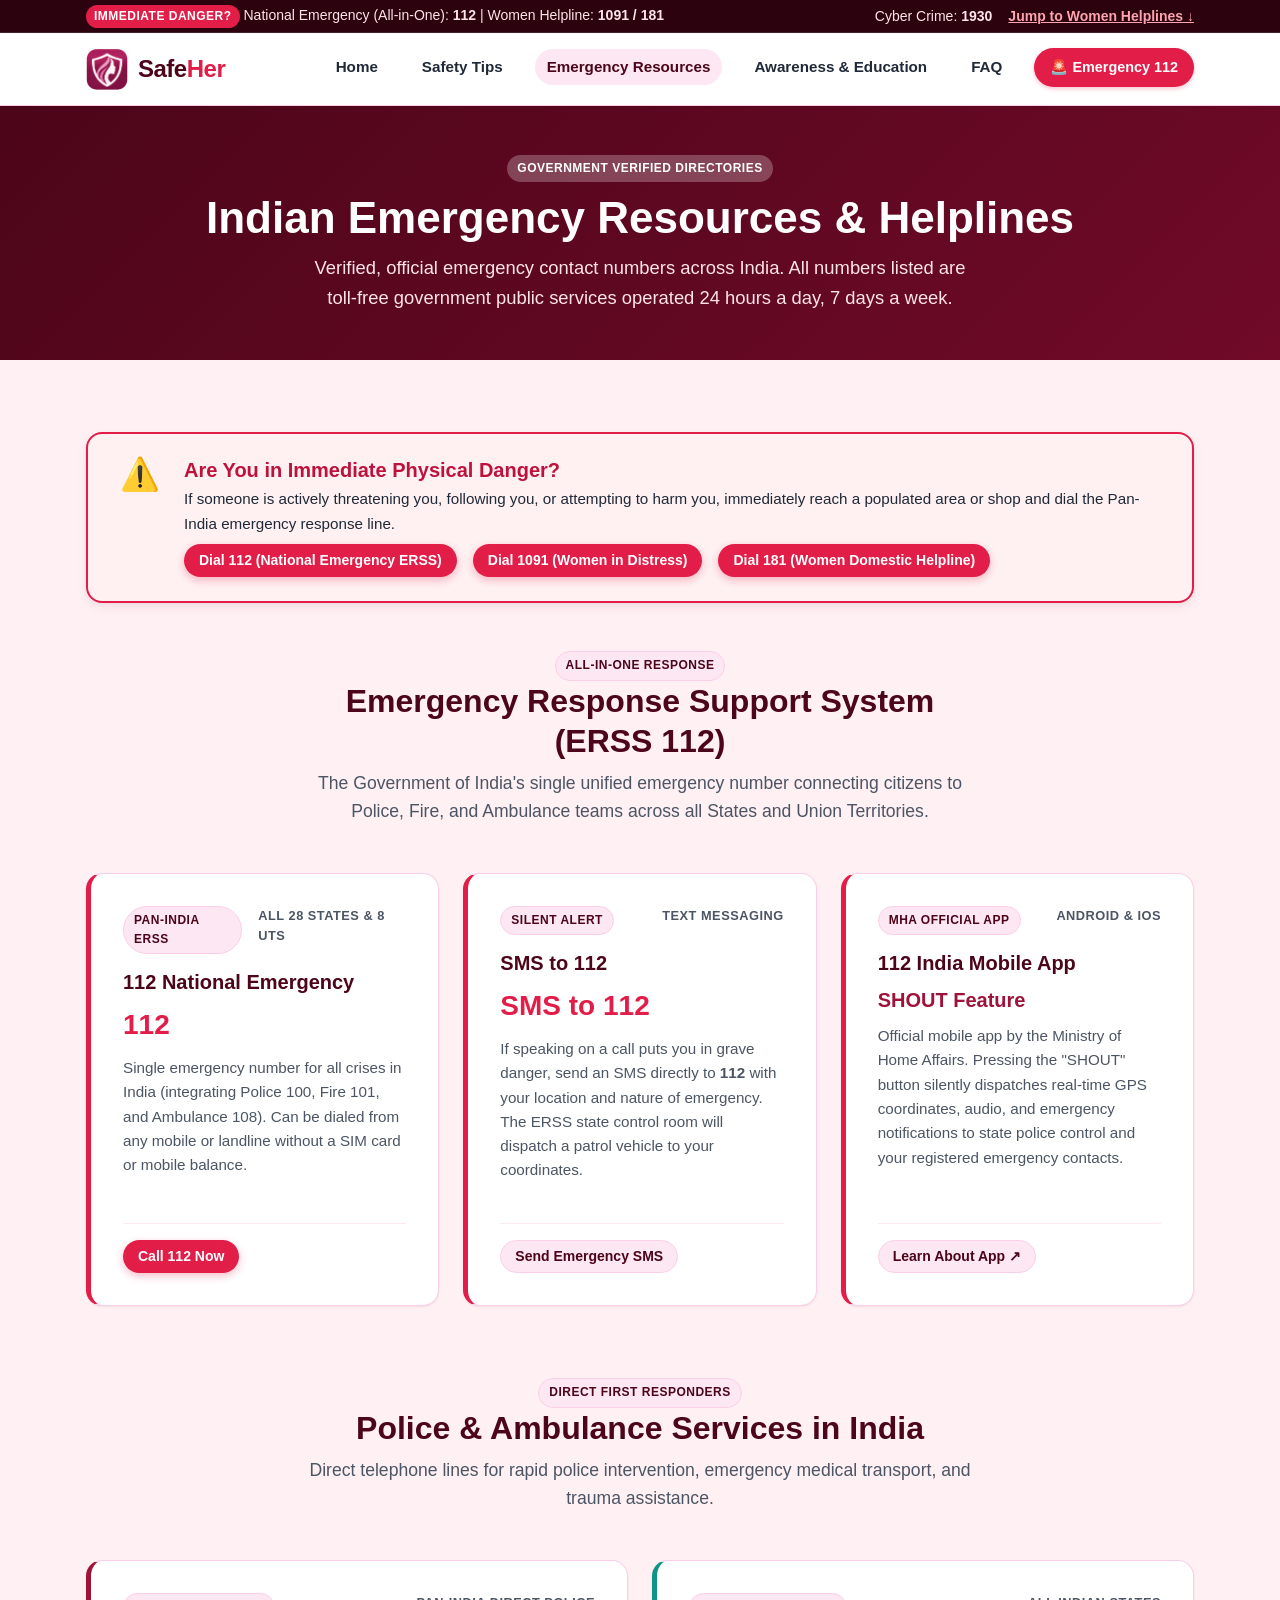
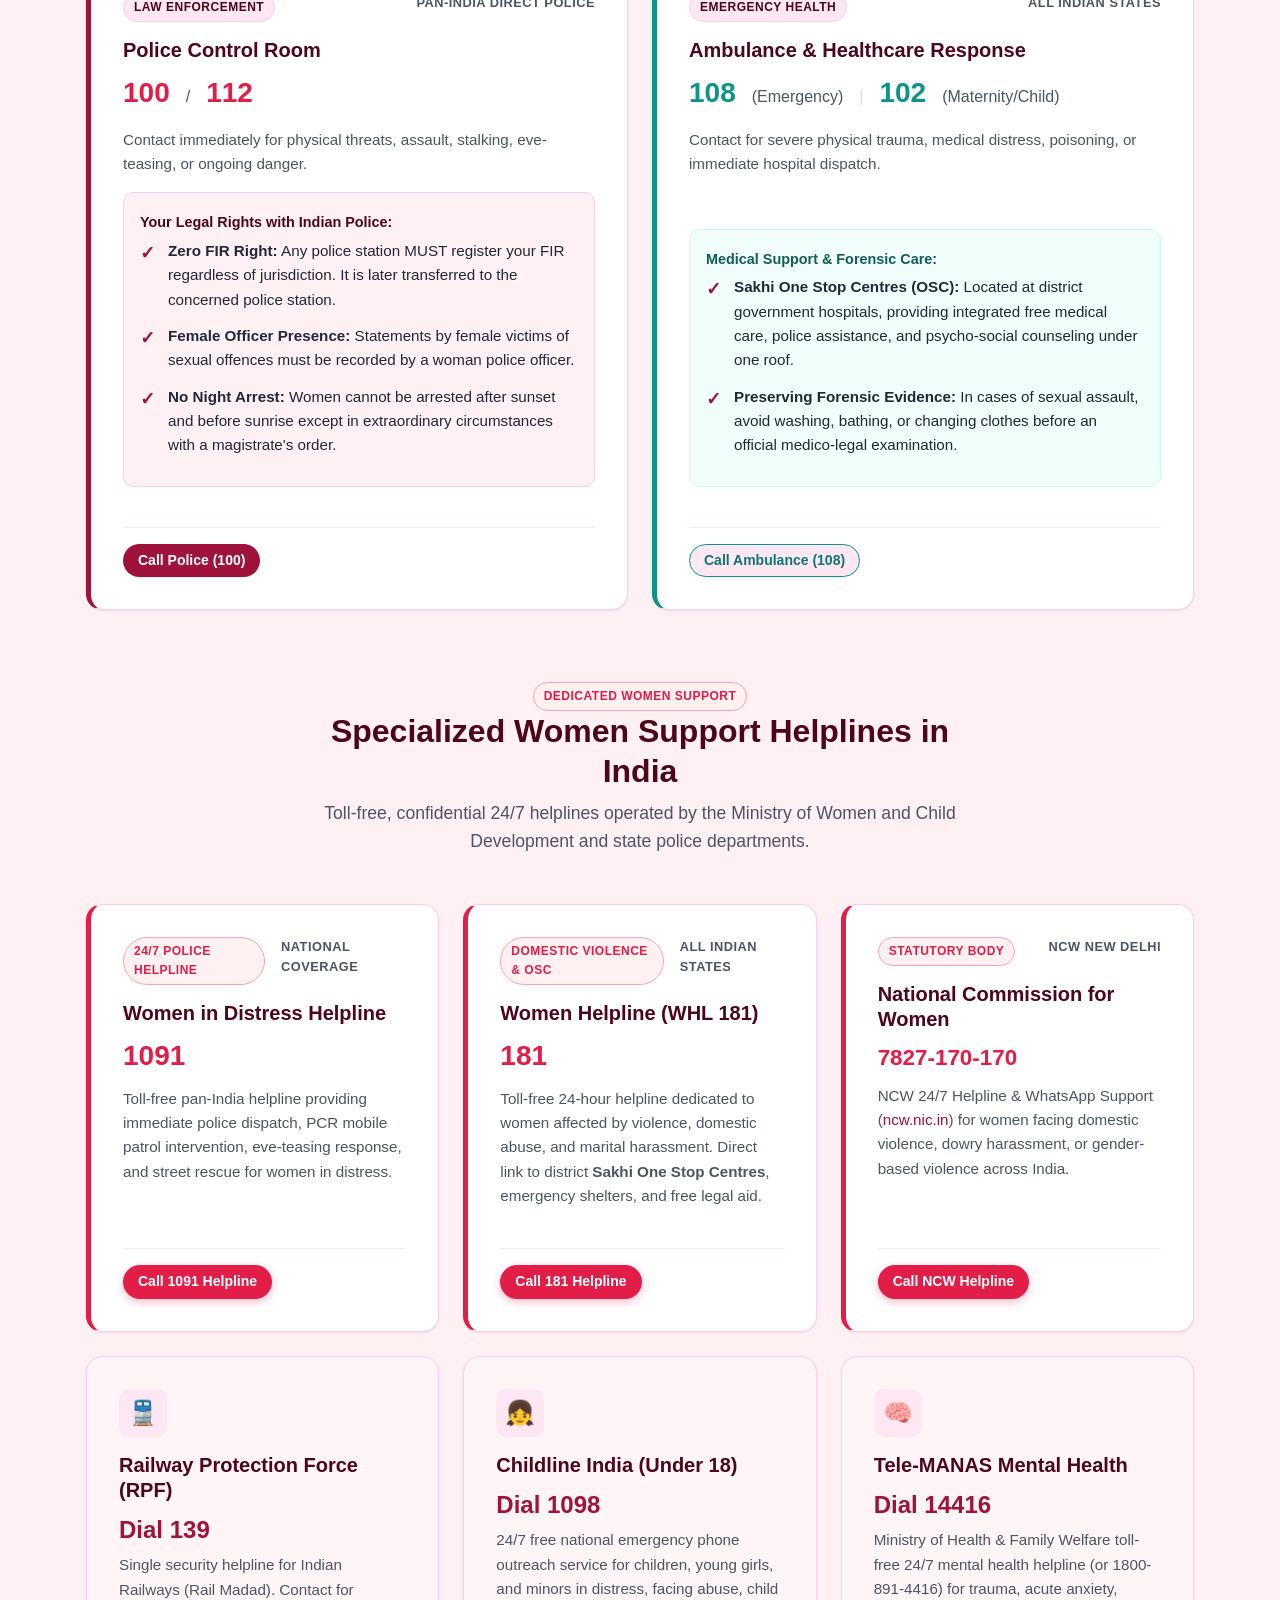
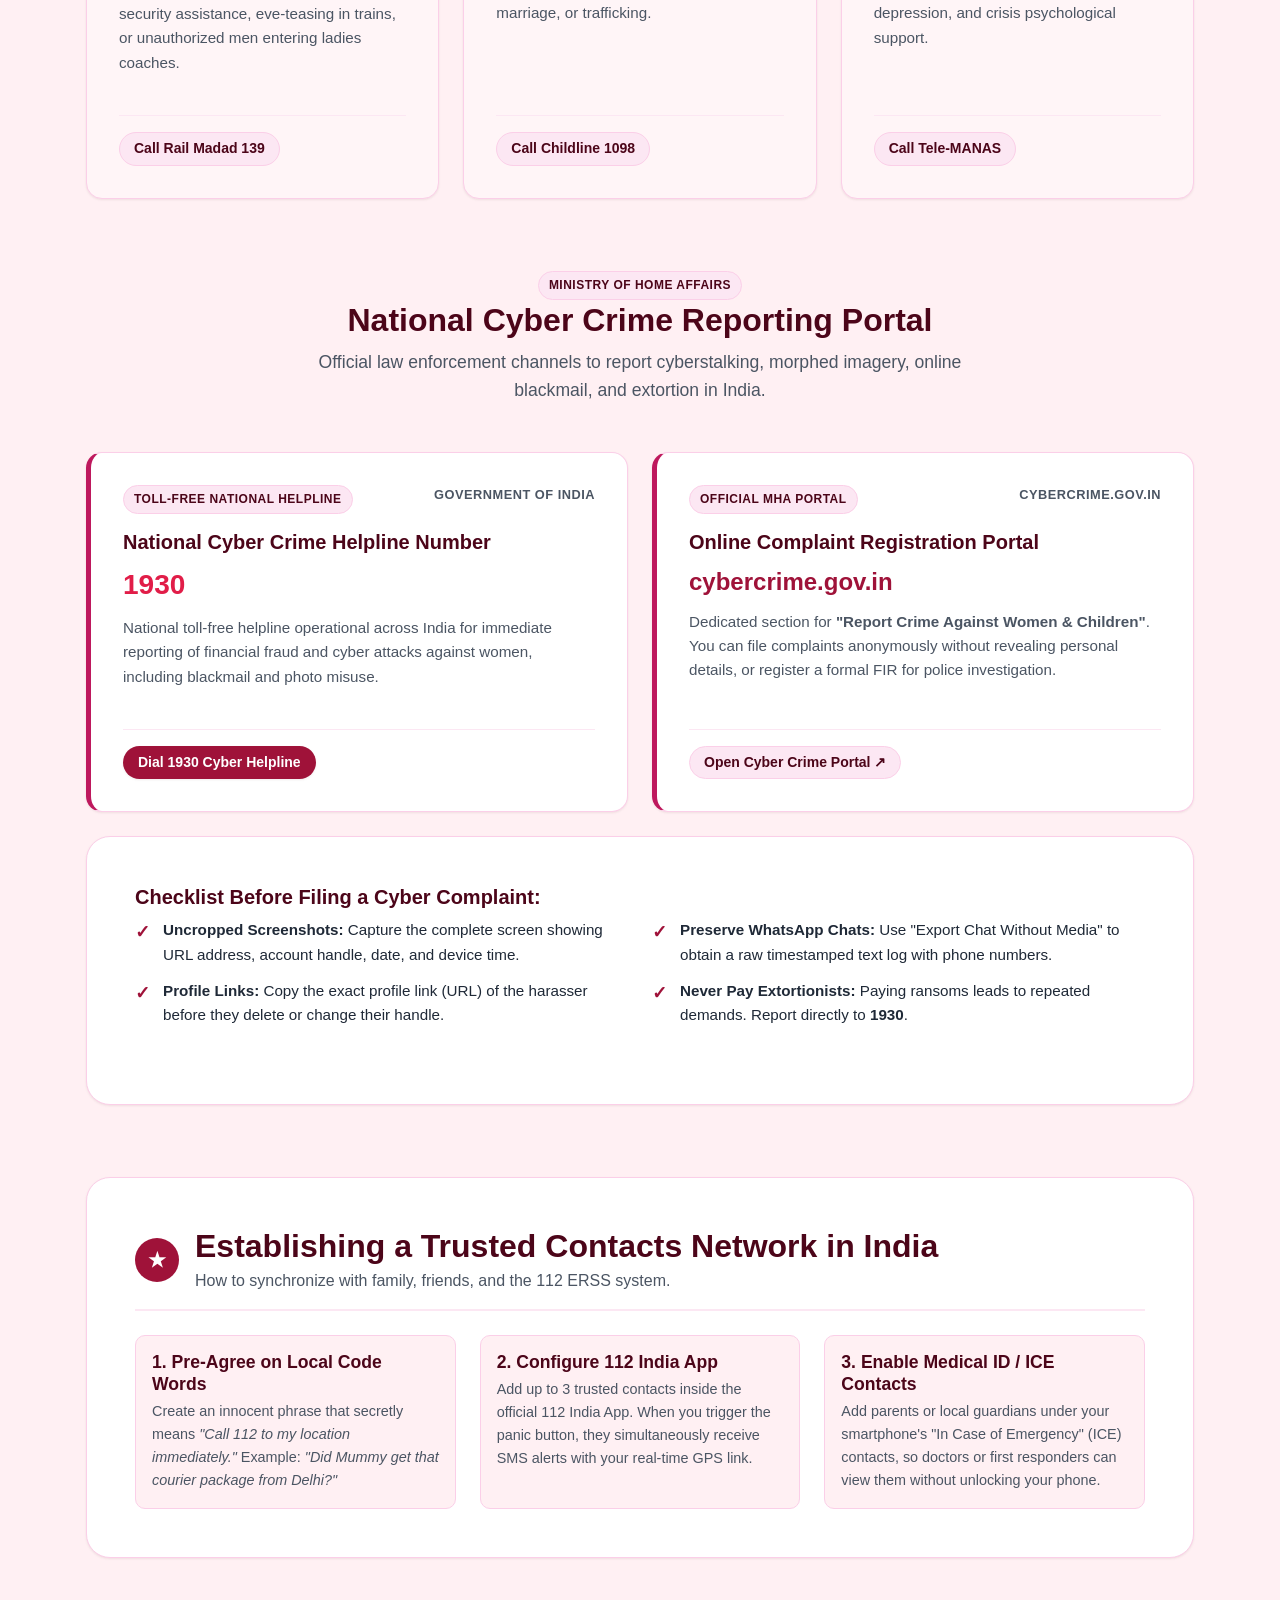
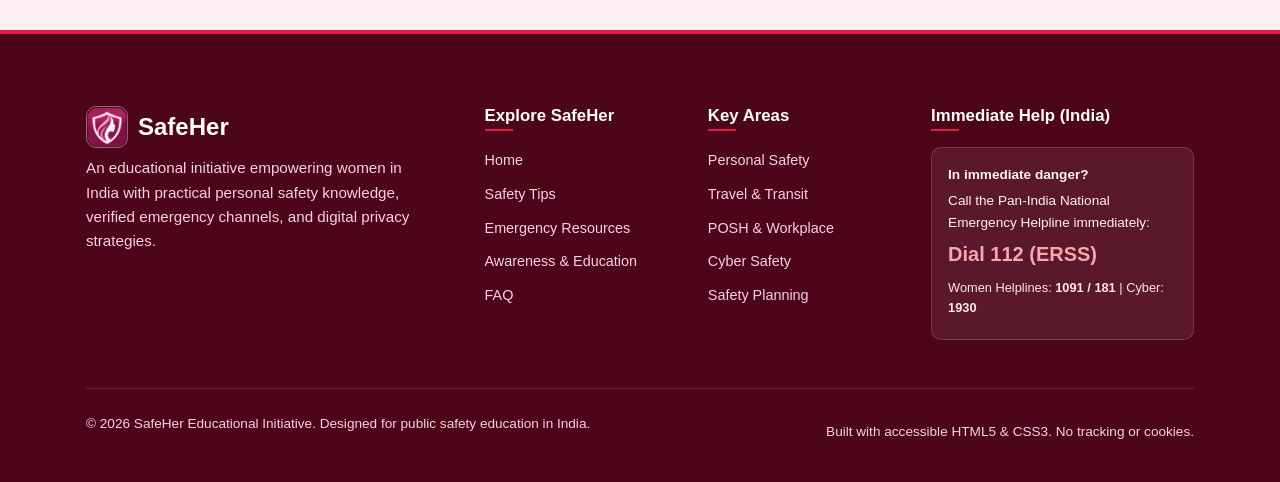
<file: emergency.html>
<!DOCTYPE html>
<html lang="en">
<head>
  <meta charset="UTF-8">
  <meta name="viewport" content="width=device-width, initial-scale=1.0">
  <meta name="description" content="Verified directory of official Indian emergency services: National Emergency 112, Women Helplines 1091 and 181, Cyber Crime 1930, Police 100, and Ambulance 108.">
  <title>Emergency Resources &amp; Helplines (India) — SafeHer</title>
  <link rel="icon" type="image/png" href="images/logo.png">
  <link rel="stylesheet" href="css/style.css">
</head>
<body>
  <!-- Skip link for keyboard navigation -->
  <a href="#main-content" class="skip-link">Skip to main content</a>

  <!-- Top Emergency Alert Bar (India Context) -->
  <aside class="emergency-top-bar" aria-label="Emergency Notice">
    <div class="container emergency-top-bar-inner">
      <div>
        <span class="emergency-alert-tag">Immediate Danger?</span>
        <span>National Emergency (All-in-One): <strong>112</strong> | Women Helpline: <strong>1091 / 181</strong></span>
      </div>
      <div class="emergency-top-links">
        <span>Cyber Crime: <strong>1930</strong></span>
        <a href="#women-helplines">Jump to Women Helplines &darr;</a>
      </div>
    </div>
  </aside>

  <!-- Site Header & Responsive Navigation -->
  <header class="site-header">
    <div class="container nav-container">
      <a href="index.html" class="brand" aria-label="SafeHer Home">
        <img src="images/logo.png" alt="SafeHer Logo" class="brand-logo-img">
        <span>Safe<span class="brand-accent">Her</span></span>
      </a>

      <!-- Pure CSS Hamburger Toggle -->
      <input type="checkbox" id="nav-toggle" class="nav-toggle" aria-label="Toggle navigation menu">
      <label for="nav-toggle" class="nav-toggle-label" aria-hidden="true">
        <span></span>
        <span></span>
        <span></span>
      </label>

      <!-- Main Navigation Menu -->
      <nav class="main-nav" aria-label="Primary Navigation">
        <ul class="nav-list">
          <li><a href="index.html" class="nav-link">Home</a></li>
          <li><a href="safety-tips.html" class="nav-link">Safety Tips</a></li>
          <li><a href="emergency.html" class="nav-link active" aria-current="page">Emergency Resources</a></li>
          <li><a href="awareness.html" class="nav-link">Awareness &amp; Education</a></li>
          <li><a href="faq.html" class="nav-link">FAQ</a></li>
          <li><a href="emergency.html" class="nav-btn-emergency">🚨 Emergency 112</a></li>
        </ul>
      </nav>
    </div>
  </header>

  <!-- Page Header Banner -->
  <section class="page-banner">
    <div class="container">
      <span class="badge badge-white" style="margin-bottom: var(--spacing-sm);">Government Verified Directories</span>
      <h1>Indian Emergency Resources &amp; Helplines</h1>
      <p>Verified, official emergency contact numbers across India. All numbers listed are toll-free government public services operated 24 hours a day, 7 days a week.</p>
    </div>
  </section>

  <!-- Main Content Area -->
  <main id="main-content" class="section">
    <div class="container">
      <!-- Urgent Alert Box -->
      <div class="urgent-banner" role="alert">
        <div class="urgent-icon" aria-hidden="true">⚠️</div>
        <div class="urgent-content">
          <h3>Are You in Immediate Physical Danger?</h3>
          <p>
            If someone is actively threatening you, following you, or attempting to harm you, immediately reach a populated area or shop and dial the Pan-India emergency response line.
          </p>
          <div class="urgent-contacts">
            <a href="tel:112" class="btn btn-accent btn-sm">Dial 112 (National Emergency ERSS)</a>
            <a href="tel:1091" class="btn btn-accent btn-sm">Dial 1091 (Women in Distress)</a>
            <a href="tel:181" class="btn btn-accent btn-sm">Dial 181 (Women Domestic Helpline)</a>
          </div>
        </div>
      </div>

      <!-- Section 1: Emergency Services Overview (ERSS 112) -->
      <section id="emergency-services" style="margin-bottom: var(--spacing-3xl);" aria-labelledby="general-emergency-heading">
        <header class="section-header">
          <span class="badge badge-pink">All-in-One Response</span>
          <h2 id="general-emergency-heading">Emergency Response Support System (ERSS 112)</h2>
          <p>The Government of India's single unified emergency number connecting citizens to Police, Fire, and Ambulance teams across all States and Union Territories.</p>
        </header>

        <div class="grid-3">
          <article class="emergency-card urgent-border">
            <div class="emergency-card-header">
              <span class="badge badge-pink">Pan-India ERSS</span>
              <span class="emergency-region">All 28 States &amp; 8 UTs</span>
            </div>
            <h3>112 National Emergency</h3>
            <a href="tel:112" class="emergency-number">112</a>
            <p class="card-description">
              Single emergency number for all crises in India (integrating Police 100, Fire 101, and Ambulance 108). Can be dialed from any mobile or landline without a SIM card or mobile balance.
            </p>
            <div class="card-footer">
              <a href="tel:112" class="btn btn-accent btn-sm">Call 112 Now</a>
            </div>
          </article>

          <article class="emergency-card urgent-border">
            <div class="emergency-card-header">
              <span class="badge badge-pink">Silent Alert</span>
              <span class="emergency-region">Text Messaging</span>
            </div>
            <h3>SMS to 112</h3>
            <div style="font-size: 1.75rem; font-weight: 800; color: var(--color-accent); margin: var(--spacing-xs) 0 var(--spacing-sm) 0;">
              SMS to 112
            </div>
            <p class="card-description">
              If speaking on a call puts you in grave danger, send an SMS directly to <strong>112</strong> with your location and nature of emergency. The ERSS state control room will dispatch a patrol vehicle to your coordinates.
            </p>
            <div class="card-footer">
              <a href="sms:112" class="btn btn-secondary btn-sm">Send Emergency SMS</a>
            </div>
          </article>

          <article class="emergency-card urgent-border">
            <div class="emergency-card-header">
              <span class="badge badge-pink">MHA Official App</span>
              <span class="emergency-region">Android &amp; iOS</span>
            </div>
            <h3>112 India Mobile App</h3>
            <div style="font-size: 1.25rem; font-weight: 700; color: var(--color-primary); margin: var(--spacing-xs) 0 var(--spacing-sm) 0;">
              SHOUT Feature
            </div>
            <p class="card-description">
              Official mobile app by the Ministry of Home Affairs. Pressing the "SHOUT" button silently dispatches real-time GPS coordinates, audio, and emergency notifications to state police control and your registered emergency contacts.
            </p>
            <div class="card-footer">
              <a href="https://112.gov.in" target="_blank" rel="noopener noreferrer" class="btn btn-secondary btn-sm">Learn About App &nearr;</a>
            </div>
          </article>
        </div>
      </section>

      <!-- Section 2: Police & Ambulance Specific Lines -->
      <section id="police-services" style="margin-bottom: var(--spacing-3xl);" aria-labelledby="police-med-heading">
        <header class="section-header">
          <span class="badge badge-pink">Direct First Responders</span>
          <h2 id="police-med-heading">Police &amp; Ambulance Services in India</h2>
          <p>Direct telephone lines for rapid police intervention, emergency medical transport, and trauma assistance.</p>
        </header>

        <div class="grid-2">
          <!-- Police Card -->
          <article class="emergency-card police-border">
            <div class="emergency-card-header">
              <span class="badge badge-pink">Law Enforcement</span>
              <span class="emergency-region">Pan-India Direct Police</span>
            </div>
            <h3>Police Control Room</h3>
            <div class="flex-gap" style="align-items: baseline; margin-bottom: var(--spacing-xs);">
              <a href="tel:100" class="emergency-number">100</a>
              <span style="color: var(--color-text-muted);">/</span>
              <a href="tel:112" class="emergency-number">112</a>
            </div>
            <p class="card-description">
              Contact immediately for physical threats, assault, stalking, eve-teasing, or ongoing danger.
            </p>
            <div style="background-color: var(--color-baby-pink); padding: var(--spacing-md); border-radius: var(--radius-md); margin-bottom: var(--spacing-md); border: 1px solid var(--color-blush-pink-border);">
              <strong style="color: var(--color-primary-dark); font-size: 0.9rem;">Your Legal Rights with Indian Police:</strong>
              <ul class="tip-checklist" style="margin: var(--spacing-xs) 0 0 0; font-size: 0.85rem;">
                <li><strong>Zero FIR Right:</strong> Any police station MUST register your FIR regardless of jurisdiction. It is later transferred to the concerned police station.</li>
                <li><strong>Female Officer Presence:</strong> Statements by female victims of sexual offences must be recorded by a woman police officer.</li>
                <li><strong>No Night Arrest:</strong> Women cannot be arrested after sunset and before sunrise except in extraordinary circumstances with a magistrate's order.</li>
              </ul>
            </div>
            <div class="card-footer">
              <a href="tel:100" class="btn btn-primary btn-sm">Call Police (100)</a>
            </div>
          </article>

          <!-- Ambulance Card -->
          <article class="emergency-card medical-border">
            <div class="emergency-card-header">
              <span class="badge badge-pink">Emergency Health</span>
              <span class="emergency-region">All Indian States</span>
            </div>
            <h3>Ambulance &amp; Healthcare Response</h3>
            <div class="flex-gap" style="align-items: baseline; margin-bottom: var(--spacing-xs);">
              <a href="tel:108" class="emergency-number" style="color: #0D9488;">108</a>
              <span style="color: var(--color-text-muted);">(Emergency)</span>
              <span style="color: var(--color-border);">|</span>
              <a href="tel:102" class="emergency-number" style="color: #0D9488;">102</a>
              <span style="color: var(--color-text-muted);">(Maternity/Child)</span>
            </div>
            <p class="card-description">
              Contact for severe physical trauma, medical distress, poisoning, or immediate hospital dispatch.
            </p>
            <div style="background-color: #F0FDFA; padding: var(--spacing-md); border-radius: var(--radius-md); margin-bottom: var(--spacing-md); border: 1px solid #CCFBF1;">
              <strong style="color: #115E59; font-size: 0.9rem;">Medical Support &amp; Forensic Care:</strong>
              <ul class="tip-checklist" style="margin: var(--spacing-xs) 0 0 0; font-size: 0.85rem;">
                <li><strong>Sakhi One Stop Centres (OSC):</strong> Located at district government hospitals, providing integrated free medical care, police assistance, and psycho-social counseling under one roof.</li>
                <li><strong>Preserving Forensic Evidence:</strong> In cases of sexual assault, avoid washing, bathing, or changing clothes before an official medico-legal examination.</li>
              </ul>
            </div>
            <div class="card-footer">
              <a href="tel:108" class="btn btn-secondary btn-sm" style="border-color: #0D9488; color: #0F766E;">Call Ambulance (108)</a>
            </div>
          </article>
        </div>
      </section>

      <!-- Section 3: Women-Focused Support Resources in India -->
      <section id="women-helplines" style="margin-bottom: var(--spacing-3xl);" aria-labelledby="women-helplines-heading">
        <header class="section-header">
          <span class="badge badge-accent">Dedicated Women Support</span>
          <h2 id="women-helplines-heading">Specialized Women Support Helplines in India</h2>
          <p>Toll-free, confidential 24/7 helplines operated by the Ministry of Women and Child Development and state police departments.</p>
        </header>

        <div class="grid-3">
          <!-- 1091 Helpline -->
          <article class="emergency-card urgent-border">
            <div class="emergency-card-header">
              <span class="badge badge-accent">24/7 Police Helpline</span>
              <span class="emergency-region">National Coverage</span>
            </div>
            <h3>Women in Distress Helpline</h3>
            <a href="tel:1091" class="emergency-number">1091</a>
            <p class="card-description">
              Toll-free pan-India helpline providing immediate police dispatch, PCR mobile patrol intervention, eve-teasing response, and street rescue for women in distress.
            </p>
            <div class="card-footer">
              <a href="tel:1091" class="btn btn-accent btn-sm">Call 1091 Helpline</a>
            </div>
          </article>

          <!-- 181 Women Helpline -->
          <article class="emergency-card urgent-border">
            <div class="emergency-card-header">
              <span class="badge badge-accent">Domestic Violence &amp; OSC</span>
              <span class="emergency-region">All Indian States</span>
            </div>
            <h3>Women Helpline (WHL 181)</h3>
            <a href="tel:181" class="emergency-number">181</a>
            <p class="card-description">
              Toll-free 24-hour helpline dedicated to women affected by violence, domestic abuse, and marital harassment. Direct link to district <strong>Sakhi One Stop Centres</strong>, emergency shelters, and free legal aid.
            </p>
            <div class="card-footer">
              <a href="tel:181" class="btn btn-accent btn-sm">Call 181 Helpline</a>
            </div>
          </article>

          <!-- NCW Helpline -->
          <article class="emergency-card urgent-border">
            <div class="emergency-card-header">
              <span class="badge badge-accent">Statutory Body</span>
              <span class="emergency-region">NCW New Delhi</span>
            </div>
            <h3>National Commission for Women</h3>
            <a href="tel:7827170170" class="emergency-number" style="font-size: 1.4rem;">7827-170-170</a>
            <p class="card-description">
              NCW 24/7 Helpline &amp; WhatsApp Support (<a href="http://ncw.nic.in" target="_blank" rel="noopener noreferrer">ncw.nic.in</a>) for women facing domestic violence, dowry harassment, or gender-based violence across India.
            </p>
            <div class="card-footer">
              <a href="tel:7827170170" class="btn btn-accent btn-sm">Call NCW Helpline</a>
            </div>
          </article>
        </div>

        <!-- Additional Indian Support Helplines -->
        <div class="grid-3" style="margin-top: var(--spacing-lg);">
          <!-- Railway Helpline 139 -->
          <article class="card card-pink">
            <div class="card-icon" aria-hidden="true">🚆</div>
            <h3 class="card-title">Railway Protection Force (RPF)</h3>
            <div style="font-size: 1.5rem; font-weight: 800; color: var(--color-primary); margin-bottom: var(--spacing-xs);">
              <a href="tel:139">Dial 139</a>
            </div>
            <p class="card-description">
              Single security helpline for Indian Railways (Rail Madad). Contact for security assistance, eve-teasing in trains, or unauthorized men entering ladies coaches.
            </p>
            <div class="card-footer">
              <a href="tel:139" class="btn btn-secondary btn-sm">Call Rail Madad 139</a>
            </div>
          </article>

          <!-- Childline 1098 -->
          <article class="card card-pink">
            <div class="card-icon" aria-hidden="true">👧</div>
            <h3 class="card-title">Childline India (Under 18)</h3>
            <div style="font-size: 1.5rem; font-weight: 800; color: var(--color-primary); margin-bottom: var(--spacing-xs);">
              <a href="tel:1098">Dial 1098</a>
            </div>
            <p class="card-description">
              24/7 free national emergency phone outreach service for children, young girls, and minors in distress, facing abuse, child marriage, or trafficking.
            </p>
            <div class="card-footer">
              <a href="tel:1098" class="btn btn-secondary btn-sm">Call Childline 1098</a>
            </div>
          </article>

          <!-- Tele-MANAS Mental Health -->
          <article class="card card-pink">
            <div class="card-icon" aria-hidden="true">🧠</div>
            <h3 class="card-title">Tele-MANAS Mental Health</h3>
            <div style="font-size: 1.5rem; font-weight: 800; color: var(--color-primary); margin-bottom: var(--spacing-xs);">
              <a href="tel:14416">Dial 14416</a>
            </div>
            <p class="card-description">
              Ministry of Health &amp; Family Welfare toll-free 24/7 mental health helpline (or 1800-891-4416) for trauma, acute anxiety, depression, and crisis psychological support.
            </p>
            <div class="card-footer">
              <a href="tel:14416" class="btn btn-secondary btn-sm">Call Tele-MANAS</a>
            </div>
          </article>
        </div>
      </section>

      <!-- Section 4: Cybercrime Reporting in India -->
      <section id="cybercrime-reporting" style="margin-bottom: var(--spacing-3xl);" aria-labelledby="cybercrime-heading">
        <header class="section-header">
          <span class="badge badge-pink">Ministry of Home Affairs</span>
          <h2 id="cybercrime-heading">National Cyber Crime Reporting Portal</h2>
          <p>Official law enforcement channels to report cyberstalking, morphed imagery, online blackmail, and extortion in India.</p>
        </header>

        <div class="grid-2">
          <article class="emergency-card cyber-border">
            <div class="emergency-card-header">
              <span class="badge badge-pink">Toll-Free National Helpline</span>
              <span class="emergency-region">Government of India</span>
            </div>
            <h3>National Cyber Crime Helpline Number</h3>
            <a href="tel:1930" class="emergency-number">1930</a>
            <p class="card-description">
              National toll-free helpline operational across India for immediate reporting of financial fraud and cyber attacks against women, including blackmail and photo misuse.
            </p>
            <div class="card-footer">
              <a href="tel:1930" class="btn btn-primary btn-sm">Dial 1930 Cyber Helpline</a>
            </div>
          </article>

          <article class="emergency-card cyber-border">
            <div class="emergency-card-header">
              <span class="badge badge-pink">Official MHA Portal</span>
              <span class="emergency-region">cybercrime.gov.in</span>
            </div>
            <h3>Online Complaint Registration Portal</h3>
            <div style="margin: var(--spacing-xs) 0 var(--spacing-sm) 0; font-weight: 800; font-size: 1.5rem; color: var(--color-primary);">
              cybercrime.gov.in
            </div>
            <p class="card-description">
              Dedicated section for <strong>"Report Crime Against Women &amp; Children"</strong>. You can file complaints anonymously without revealing personal details, or register a formal FIR for police investigation.
            </p>
            <div class="card-footer">
              <a href="https://cybercrime.gov.in" target="_blank" rel="noopener noreferrer" class="btn btn-secondary btn-sm">Open Cyber Crime Portal &nearr;</a>
            </div>
          </article>
        </div>

        <!-- Evidence Preservation Checklist -->
        <div class="awareness-article" style="margin-top: var(--spacing-lg);">
          <h3 style="color: var(--color-primary-dark); margin-bottom: var(--spacing-sm);">Checklist Before Filing a Cyber Complaint:</h3>
          <div class="grid-2">
            <ul class="tip-checklist">
              <li><strong>Uncropped Screenshots:</strong> Capture the complete screen showing URL address, account handle, date, and device time.</li>
              <li><strong>Profile Links:</strong> Copy the exact profile link (URL) of the harasser before they delete or change their handle.</li>
            </ul>
            <ul class="tip-checklist">
              <li><strong>Preserve WhatsApp Chats:</strong> Use "Export Chat Without Media" to obtain a raw timestamped text log with phone numbers.</li>
              <li><strong>Never Pay Extortionists:</strong> Paying ransoms leads to repeated demands. Report directly to <strong>1930</strong>.</li>
            </ul>
          </div>
        </div>
      </section>

      <!-- Section 5: Trusted Contacts Protocol -->
      <section id="trusted-contacts" class="awareness-article" aria-labelledby="trusted-contacts-heading">
        <div class="awareness-header">
          <div class="awareness-step-badge">★</div>
          <div>
            <h2 id="trusted-contacts-heading" style="margin-bottom: 2px;">Establishing a Trusted Contacts Network in India</h2>
            <p style="color: var(--color-text-muted); margin-bottom: 0;">How to synchronize with family, friends, and the 112 ERSS system.</p>
          </div>
        </div>

        <div class="grid-3">
          <div class="principle-item">
            <h4>1. Pre-Agree on Local Code Words</h4>
            <p style="font-size: 0.9rem; color: var(--color-text-muted);">
              Create an innocent phrase that secretly means <em>"Call 112 to my location immediately."</em> Example: <em>"Did Mummy get that courier package from Delhi?"</em>
            </p>
          </div>

          <div class="principle-item">
            <h4>2. Configure 112 India App</h4>
            <p style="font-size: 0.9rem; color: var(--color-text-muted);">
              Add up to 3 trusted contacts inside the official 112 India App. When you trigger the panic button, they simultaneously receive SMS alerts with your real-time GPS link.
            </p>
          </div>

          <div class="principle-item">
            <h4>3. Enable Medical ID / ICE Contacts</h4>
            <p style="font-size: 0.9rem; color: var(--color-text-muted);">
              Add parents or local guardians under your smartphone's "In Case of Emergency" (ICE) contacts, so doctors or first responders can view them without unlocking your phone.
            </p>
          </div>
        </div>
      </section>
    </div>
  </main>

  <!-- Site Footer -->
  <footer class="site-footer">
    <div class="container">
      <div class="footer-grid">
        <!-- Col 1: Brand Info -->
        <div>
          <a href="index.html" class="footer-brand">
            <img src="images/logo.png" alt="SafeHer Logo" class="brand-logo-img">
            <span>SafeHer</span>
          </a>
          <p class="footer-desc">
            An educational initiative empowering women in India with practical personal safety knowledge, verified emergency channels, and digital privacy strategies.
          </p>
        </div>

        <!-- Col 2: Navigation Links -->
        <div class="footer-col">
          <h4>Explore SafeHer</h4>
          <ul class="footer-links">
            <li><a href="index.html">Home</a></li>
            <li><a href="safety-tips.html">Safety Tips</a></li>
            <li><a href="emergency.html">Emergency Resources</a></li>
            <li><a href="awareness.html">Awareness &amp; Education</a></li>
            <li><a href="faq.html">FAQ</a></li>
          </ul>
        </div>

        <!-- Col 3: Topics -->
        <div class="footer-col">
          <h4>Key Areas</h4>
          <ul class="footer-links">
            <li><a href="safety-tips.html#personal-safety">Personal Safety</a></li>
            <li><a href="safety-tips.html#travel-safety">Travel &amp; Transit</a></li>
            <li><a href="safety-tips.html#workplace-safety">POSH &amp; Workplace</a></li>
            <li><a href="safety-tips.html#online-safety">Cyber Safety</a></li>
            <li><a href="awareness.html#safety-planning">Safety Planning</a></li>
          </ul>
        </div>

        <!-- Col 4: Urgent Notice (India) -->
        <div class="footer-col">
          <h4>Immediate Help (India)</h4>
          <div class="footer-emergency-box">
            <p><strong>In immediate danger?</strong></p>
            <p>Call the Pan-India National Emergency Helpline immediately:</p>
            <a href="tel:112" class="footer-hotline">Dial 112 (ERSS)</a>
            <p style="margin-top: 8px; font-size: 0.8rem; color: #FFE4E8;">Women Helplines: <strong>1091 / 181</strong> | Cyber: <strong>1930</strong></p>
          </div>
        </div>
      </div>

      <!-- Footer Bottom -->
      <div class="footer-bottom">
        <p>&copy; 2026 SafeHer Educational Initiative. Designed for public safety education in India.</p>
        <p>Built with accessible HTML5 &amp; CSS3. No tracking or cookies.</p>
      </div>
    </div>
  </footer>
</body>
</html>
</file>
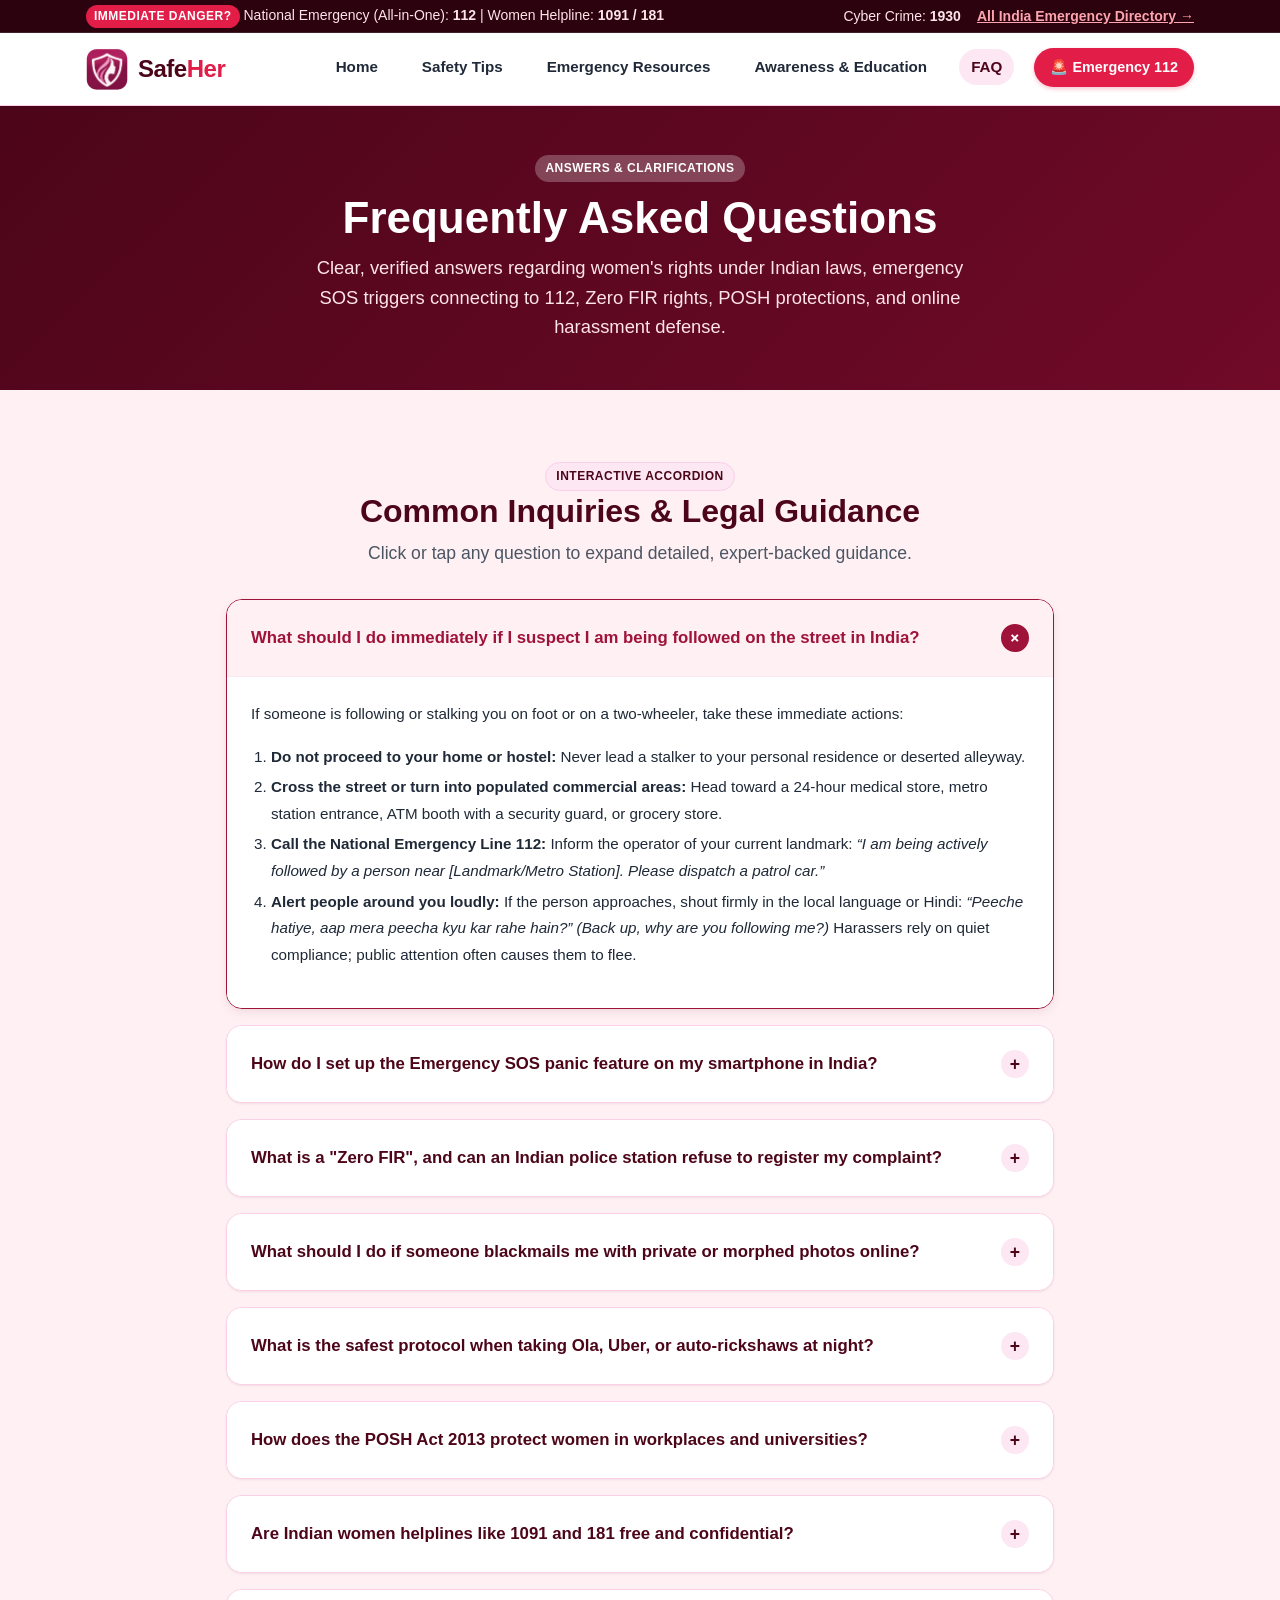
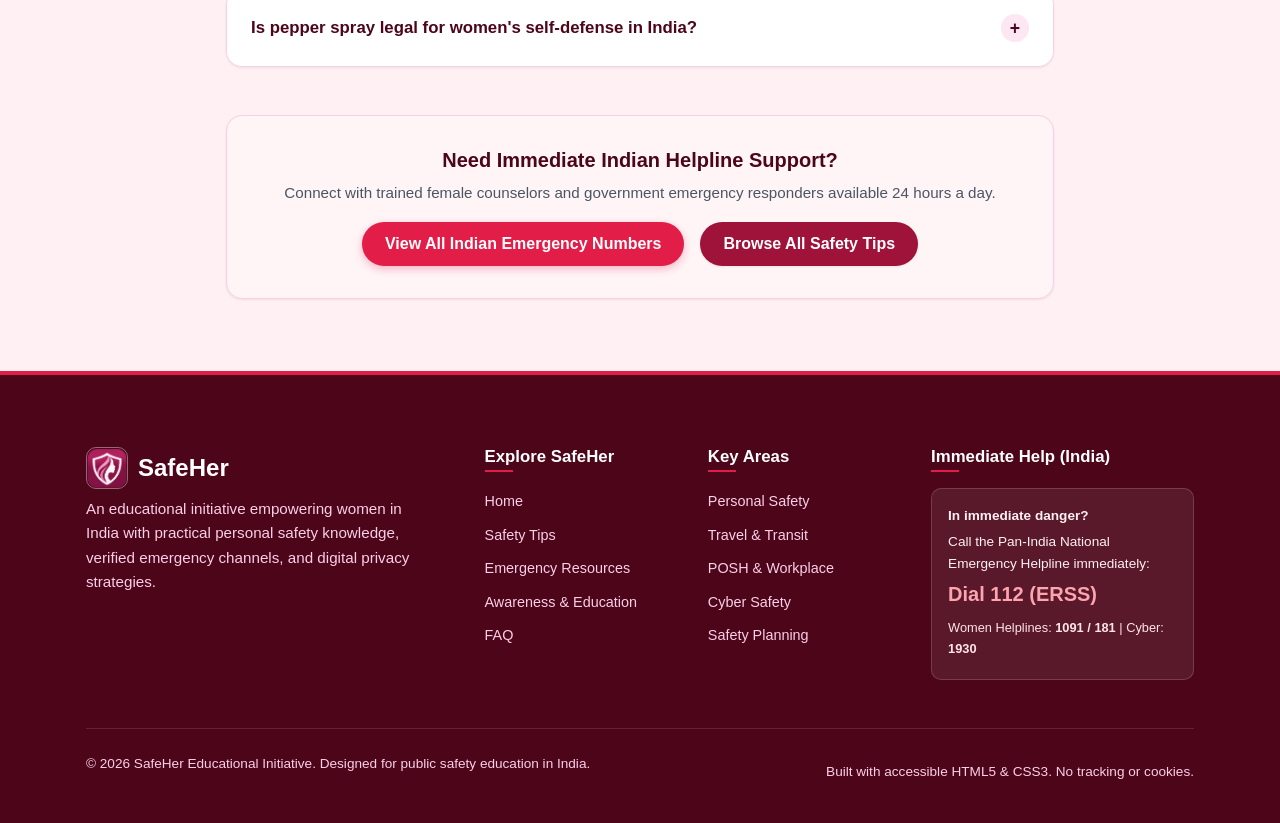
<file: faq.html>
<!DOCTYPE html>
<html lang="en">
<head>
  <meta charset="UTF-8">
  <meta name="viewport" content="width=device-width, initial-scale=1.0">
  <meta name="description" content="Frequently asked questions on women's safety in India: 112 Emergency SOS, Zero FIR rights, POSH Act, reporting cyber blackmail on 1930, and cab protocols.">
  <title>Frequently Asked Questions (India) — SafeHer</title>
  <link rel="icon" type="image/png" href="images/logo.png">
  <link rel="stylesheet" href="css/style.css">
</head>
<body>
  <!-- Skip link for keyboard navigation -->
  <a href="#main-content" class="skip-link">Skip to main content</a>

  <!-- Top Emergency Alert Bar (India Context) -->
  <aside class="emergency-top-bar" aria-label="Emergency Notice">
    <div class="container emergency-top-bar-inner">
      <div>
        <span class="emergency-alert-tag">Immediate Danger?</span>
        <span>National Emergency (All-in-One): <strong>112</strong> | Women Helpline: <strong>1091 / 181</strong></span>
      </div>
      <div class="emergency-top-links">
        <span>Cyber Crime: <strong>1930</strong></span>
        <a href="emergency.html">All India Emergency Directory &rarr;</a>
      </div>
    </div>
  </aside>

  <!-- Site Header & Responsive Navigation -->
  <header class="site-header">
    <div class="container nav-container">
      <a href="index.html" class="brand" aria-label="SafeHer Home">
        <img src="images/logo.png" alt="SafeHer Logo" class="brand-logo-img">
        <span>Safe<span class="brand-accent">Her</span></span>
      </a>

      <!-- Pure CSS Hamburger Toggle -->
      <input type="checkbox" id="nav-toggle" class="nav-toggle" aria-label="Toggle navigation menu">
      <label for="nav-toggle" class="nav-toggle-label" aria-hidden="true">
        <span></span>
        <span></span>
        <span></span>
      </label>

      <!-- Main Navigation Menu -->
      <nav class="main-nav" aria-label="Primary Navigation">
        <ul class="nav-list">
          <li><a href="index.html" class="nav-link">Home</a></li>
          <li><a href="safety-tips.html" class="nav-link">Safety Tips</a></li>
          <li><a href="emergency.html" class="nav-link">Emergency Resources</a></li>
          <li><a href="awareness.html" class="nav-link">Awareness &amp; Education</a></li>
          <li><a href="faq.html" class="nav-link active" aria-current="page">FAQ</a></li>
          <li><a href="emergency.html" class="nav-btn-emergency">🚨 Emergency 112</a></li>
        </ul>
      </nav>
    </div>
  </header>

  <!-- Page Header Banner -->
  <section class="page-banner">
    <div class="container">
      <span class="badge badge-white" style="margin-bottom: var(--spacing-sm);">Answers &amp; Clarifications</span>
      <h1>Frequently Asked Questions</h1>
      <p>Clear, verified answers regarding women's rights under Indian laws, emergency SOS triggers connecting to 112, Zero FIR rights, POSH protections, and online harassment defense.</p>
    </div>
  </section>

  <!-- Main Content Area -->
  <main id="main-content" class="section">
    <div class="container-narrow">
      <header class="section-header" style="margin-bottom: var(--spacing-xl);">
        <span class="badge badge-pink">Interactive Accordion</span>
        <h2>Common Inquiries &amp; Legal Guidance</h2>
        <p>Click or tap any question to expand detailed, expert-backed guidance.</p>
      </header>

      <!-- FAQ Accordion List using semantic <details> and <summary> -->
      <div class="faq-list">
        <!-- Question 1 -->
        <details class="faq-item" open>
          <summary class="faq-summary">
            <span>What should I do immediately if I suspect I am being followed on the street in India?</span>
            <span class="faq-icon" aria-hidden="true">+</span>
          </summary>
          <div class="faq-content">
            <p>
              If someone is following or stalking you on foot or on a two-wheeler, take these immediate actions:
            </p>
            <ol>
              <li><strong>Do not proceed to your home or hostel:</strong> Never lead a stalker to your personal residence or deserted alleyway.</li>
              <li><strong>Cross the street or turn into populated commercial areas:</strong> Head toward a 24-hour medical store, metro station entrance, ATM booth with a security guard, or grocery store.</li>
              <li><strong>Call the National Emergency Line 112:</strong> Inform the operator of your current landmark: <em>&ldquo;I am being actively followed by a person near [Landmark/Metro Station]. Please dispatch a patrol car.&rdquo;</em></li>
              <li><strong>Alert people around you loudly:</strong> If the person approaches, shout firmly in the local language or Hindi: <em>&ldquo;Peeche hatiye, aap mera peecha kyu kar rahe hain?&rdquo; (Back up, why are you following me?)</em> Harassers rely on quiet compliance; public attention often causes them to flee.</li>
            </ol>
          </div>
        </details>

        <!-- Question 2 -->
        <details id="faq-sos" class="faq-item">
          <summary class="faq-summary">
            <span>How do I set up the Emergency SOS panic feature on my smartphone in India?</span>
            <span class="faq-icon" aria-hidden="true">+</span>
          </summary>
          <div class="faq-content">
            <p>
              Under the Government of India's Department of Telecommunications mandate, all mobile phones sold in India feature a dedicated hardware panic button that triggers ERSS 112:
            </p>
            <p><strong>For Android Phones (Samsung, Xiaomi, Vivo, Realme, OnePlus, Pixel):</strong></p>
            <ul>
              <li>Open <strong>Settings &rarr; Safety &amp; Emergency</strong> (or <em>Emergency SOS</em>).</li>
              <li>Enable <strong>Emergency SOS</strong>. Pressing the Power button <strong>3 or 5 times rapidly</strong> will automatically dial <strong>112</strong> and send SMS alerts with live GPS tracking to your registered emergency contacts.</li>
              <li>Install the official <strong>112 India App</strong> from Google Play Store for the silent "SHOUT" panic trigger.</li>
            </ul>
            <p><strong>For Apple iPhones (iOS):</strong></p>
            <ul>
              <li>Go to <strong>Settings &rarr; Emergency SOS</strong> &rarr; Turn on <strong>&ldquo;Call with 5 Button Presses&rdquo;</strong>.</li>
              <li>In India, Emergency SOS is mapped directly to <strong>112</strong>.</li>
              <li>Go to the <strong>Health</strong> app &rarr; <strong>Medical ID</strong> &rarr; Add your family members as emergency contacts. They will receive automated location updates when SOS is activated.</li>
            </ul>
          </div>
        </details>

        <!-- Question 3 -->
        <details class="faq-item">
          <summary class="faq-summary">
            <span>What is a "Zero FIR", and can an Indian police station refuse to register my complaint?</span>
            <span class="faq-icon" aria-hidden="true">+</span>
          </summary>
          <div class="faq-content">
            <p>
              <strong>No police station can legally refuse to register an FIR for a cognizable crime.</strong>
            </p>
            <p>
              Under Indian criminal law (Supreme Court ruling and Section 154 CrPC / BNSS), a <strong>Zero FIR</strong> can be registered at <em>any police station</em> across the country, regardless of where the crime took place or territorial jurisdiction.
            </p>
            <ul>
              <li>The police station registers the FIR under number "0" and immediately begins preliminary investigation or medical assistance before transferring the case to the appropriate police station.</li>
              <li>Refusal by a police officer to register an FIR regarding crimes against women is a punishable offence under <strong>Section 166A of the Indian Penal Code (IPC)</strong>, carrying up to 2 years imprisonment.</li>
              <li>If any station refuses, you can call <strong>112</strong> or file an online complaint directly with the State Police Commissioner or the National Commission for Women (NCW).</li>
            </ul>
          </div>
        </details>

        <!-- Question 4 -->
        <details class="faq-item">
          <summary class="faq-summary">
            <span>What should I do if someone blackmails me with private or morphed photos online?</span>
            <span class="faq-icon" aria-hidden="true">+</span>
          </summary>
          <div class="faq-content">
            <p>
              Cyber blackmail and non-consensual image sharing are serious criminal offences under the Information Technology Act (Sections 66E, 67, 67A) and the IPC:
            </p>
            <ol>
              <li><strong>Do NOT pay money or delete chats:</strong> Paying extortionists never stops blackmail; it invites bigger demands. Keep all message threads as evidence.</li>
              <li><strong>Call the National Cyber Crime Helpline:</strong> Dial <strong>1930</strong> immediately. Specially trained officers can freeze fraudulent transaction accounts and log complaints.</li>
              <li><strong>File on the National Cyber Portal:</strong> Visit <a href="https://cybercrime.gov.in" target="_blank" rel="noopener noreferrer">cybercrime.gov.in</a> and select <em>"Report Crime Against Women &amp; Children"</em>. You can report anonymously or file an official FIR.</li>
              <li><strong>Block Non-Consensual Image Sharing:</strong> Use <a href="https://stopncii.org" target="_blank" rel="noopener noreferrer">StopNCII.org</a> to create a cryptographic digital fingerprint (hash) of the images directly on your device. Platforms like Facebook, Instagram, and Threads automatically prevent those images from ever being uploaded.</li>
            </ol>
          </div>
        </details>

        <!-- Question 5 -->
        <details class="faq-item">
          <summary class="faq-summary">
            <span>What is the safest protocol when taking Ola, Uber, or auto-rickshaws at night?</span>
            <span class="faq-icon" aria-hidden="true">+</span>
          </summary>
          <div class="faq-content">
            <p>
              When travelling late in Indian cities, follow these safety habits:
            </p>
            <ul>
              <li><strong>Match Plate &amp; OTP:</strong> Always verify the vehicle registration plate number carefully against your app. Never board a vehicle whose number does not match.</li>
              <li><strong>Never Ask &ldquo;Are you here for [Your Name]?&rdquo;:</strong> Instead ask: <em>&ldquo;Kiske liye aaye hain? (Who are you picking up?)&rdquo;</em> Let the driver confirm your name.</li>
              <li><strong>Share WhatsApp Live Location:</strong> Send your 8-hour live location to family or your partner before the vehicle starts moving.</li>
              <li><strong>Check Child Locks:</strong> Check that the rear door inside handle unlocks and opens properly.</li>
              <li><strong>For Auto-Rickshaws:</strong> Take a photo of the rear registration plate and driver display badge on your phone and send it to your trusted contact.</li>
            </ul>
          </div>
        </details>

        <!-- Question 6 -->
        <details class="faq-item">
          <summary class="faq-summary">
            <span>How does the POSH Act 2013 protect women in workplaces and universities?</span>
            <span class="faq-icon" aria-hidden="true">+</span>
          </summary>
          <div class="faq-content">
            <p>
              The <strong>Prevention of Sexual Harassment (POSH) Act 2013</strong> applies to all working women in India across corporate, government, educational, and unorganized sectors:
            </p>
            <ul>
              <li>Every organization with 10 or more employees must have an <strong>Internal Complaints Committee (ICC)</strong> headed by a senior woman employee and an external NGO member.</li>
              <li>The definition of sexual harassment covers unwelcome physical contact, demands for sexual favors, sexually colored remarks, showing pornography, and unwelcome verbal or non-verbal conduct.</li>
              <li>Complaints can be filed within 3 months of the incident. Inquiries must be completed within 90 days.</li>
              <li>The law strictly penalizes retaliation, intimidation, or negative appraisal against women who file complaints.</li>
            </ul>
          </div>
        </details>

        <!-- Question 7 -->
        <details class="faq-item">
          <summary class="faq-summary">
            <span>Are Indian women helplines like 1091 and 181 free and confidential?</span>
            <span class="faq-icon" aria-hidden="true">+</span>
          </summary>
          <div class="faq-content">
            <p>
              <strong>Yes. Both 1091 and 181 are 100% toll-free and confidential.</strong>
            </p>
            <p>
              They can be called from any mobile network (Jio, Airtel, Vi, BSNL) or landline across India, even if you have zero balance or no outgoing call package.
            </p>
            <ul>
              <li><strong>1091 (Women in Distress):</strong> Operated by state police for immediate emergency response, PCR dispatch, and protection against stalking or physical violence.</li>
              <li><strong>181 (Women Helpline):</strong> Operated by the Ministry of Women and Child Development for domestic violence, family disputes, counseling, and direct admission to Sakhi One Stop Centres.</li>
            </ul>
          </div>
        </details>

        <!-- Question 8 -->
        <details class="faq-item">
          <summary class="faq-summary">
            <span>Is pepper spray legal for women's self-defense in India?</span>
            <span class="faq-icon" aria-hidden="true">+</span>
          </summary>
          <div class="faq-content">
            <p>
              <strong>Yes, carrying and using pepper spray for genuine self-defense is completely legal in India.</strong>
            </p>
            <p>
              Under <strong>Sections 96 to 106 of the Indian Penal Code (IPC)</strong> (Right of Private Defence), every citizen has the legal right to defend their body against unlawful harm or sexual assault.
            </p>
            <ul>
              <li>Pepper spray is legally classified as a non-lethal self-defense device and does not require an arms license.</li>
              <li>Keep it in an easily accessible pocket or purse pouch rather than buried at the bottom of your bag.</li>
              <li>Be aware that pepper spray can be temporarily surrendered or restricted at certain high-security metro checkpoints or airports (carry in checked luggage, not cabin baggage).</li>
            </ul>
          </div>
        </details>
      </div>

      <!-- Still Have Questions Callout -->
      <div class="card card-pink" style="margin-top: var(--spacing-2xl); text-align: center;">
        <h3 class="card-title">Need Immediate Indian Helpline Support?</h3>
        <p class="card-description" style="margin-bottom: var(--spacing-md);">
          Connect with trained female counselors and government emergency responders available 24 hours a day.
        </p>
        <div class="flex-center" style="gap: var(--spacing-md); flex-wrap: wrap;">
          <a href="emergency.html" class="btn btn-accent">View All Indian Emergency Numbers</a>
          <a href="safety-tips.html" class="btn btn-primary">Browse All Safety Tips</a>
        </div>
      </div>
    </div>
  </main>

  <!-- Site Footer -->
  <footer class="site-footer">
    <div class="container">
      <div class="footer-grid">
        <!-- Col 1: Brand Info -->
        <div>
          <a href="index.html" class="footer-brand">
            <img src="images/logo.png" alt="SafeHer Logo" class="brand-logo-img">
            <span>SafeHer</span>
          </a>
          <p class="footer-desc">
            An educational initiative empowering women in India with practical personal safety knowledge, verified emergency channels, and digital privacy strategies.
          </p>
        </div>

        <!-- Col 2: Navigation Links -->
        <div class="footer-col">
          <h4>Explore SafeHer</h4>
          <ul class="footer-links">
            <li><a href="index.html">Home</a></li>
            <li><a href="safety-tips.html">Safety Tips</a></li>
            <li><a href="emergency.html">Emergency Resources</a></li>
            <li><a href="awareness.html">Awareness &amp; Education</a></li>
            <li><a href="faq.html">FAQ</a></li>
          </ul>
        </div>

        <!-- Col 3: Topics -->
        <div class="footer-col">
          <h4>Key Areas</h4>
          <ul class="footer-links">
            <li><a href="safety-tips.html#personal-safety">Personal Safety</a></li>
            <li><a href="safety-tips.html#travel-safety">Travel &amp; Transit</a></li>
            <li><a href="safety-tips.html#workplace-safety">POSH &amp; Workplace</a></li>
            <li><a href="safety-tips.html#online-safety">Cyber Safety</a></li>
            <li><a href="awareness.html#safety-planning">Safety Planning</a></li>
          </ul>
        </div>

        <!-- Col 4: Urgent Notice (India) -->
        <div class="footer-col">
          <h4>Immediate Help (India)</h4>
          <div class="footer-emergency-box">
            <p><strong>In immediate danger?</strong></p>
            <p>Call the Pan-India National Emergency Helpline immediately:</p>
            <a href="tel:112" class="footer-hotline">Dial 112 (ERSS)</a>
            <p style="margin-top: 8px; font-size: 0.8rem; color: #FFE4E8;">Women Helplines: <strong>1091 / 181</strong> | Cyber: <strong>1930</strong></p>
          </div>
        </div>
      </div>

      <!-- Footer Bottom -->
      <div class="footer-bottom">
        <p>&copy; 2026 SafeHer Educational Initiative. Designed for public safety education in India.</p>
        <p>Built with accessible HTML5 &amp; CSS3. No tracking or cookies.</p>
      </div>
    </div>
  </footer>
</body>
</html>
</file>
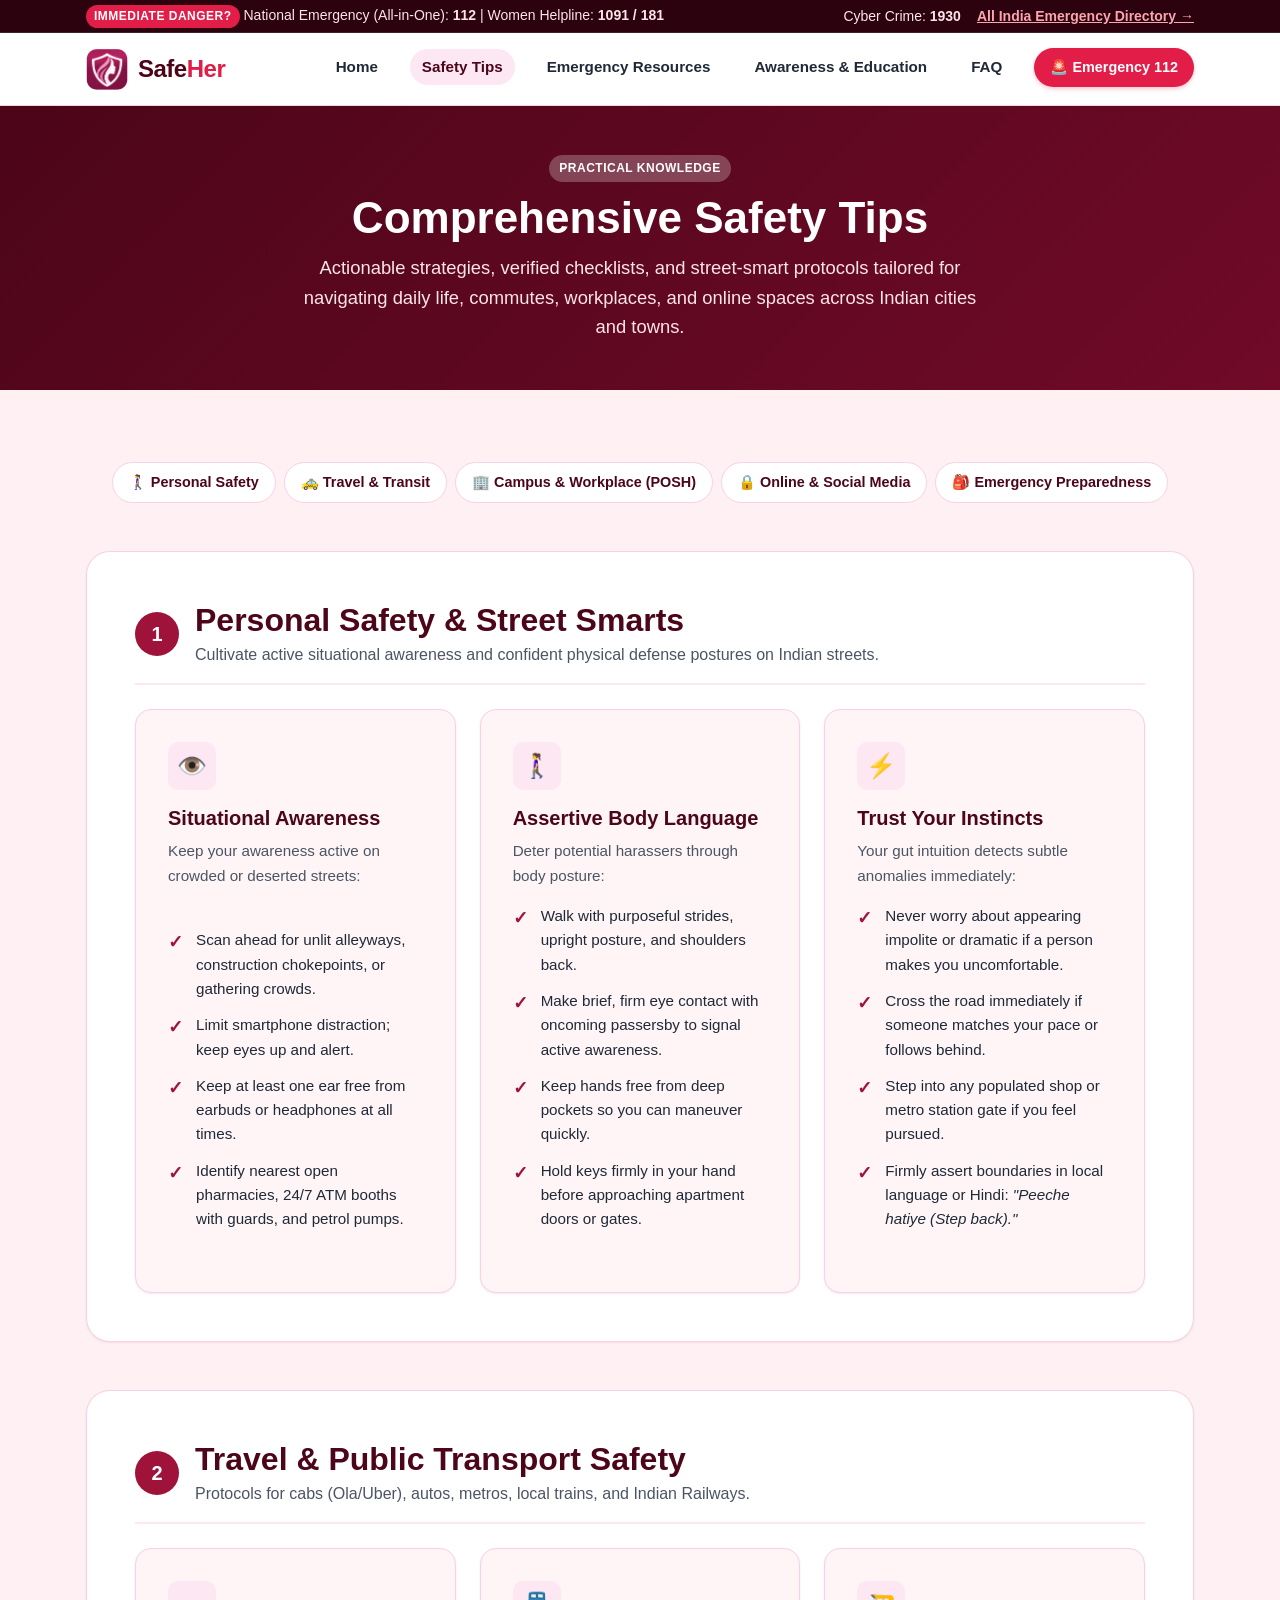
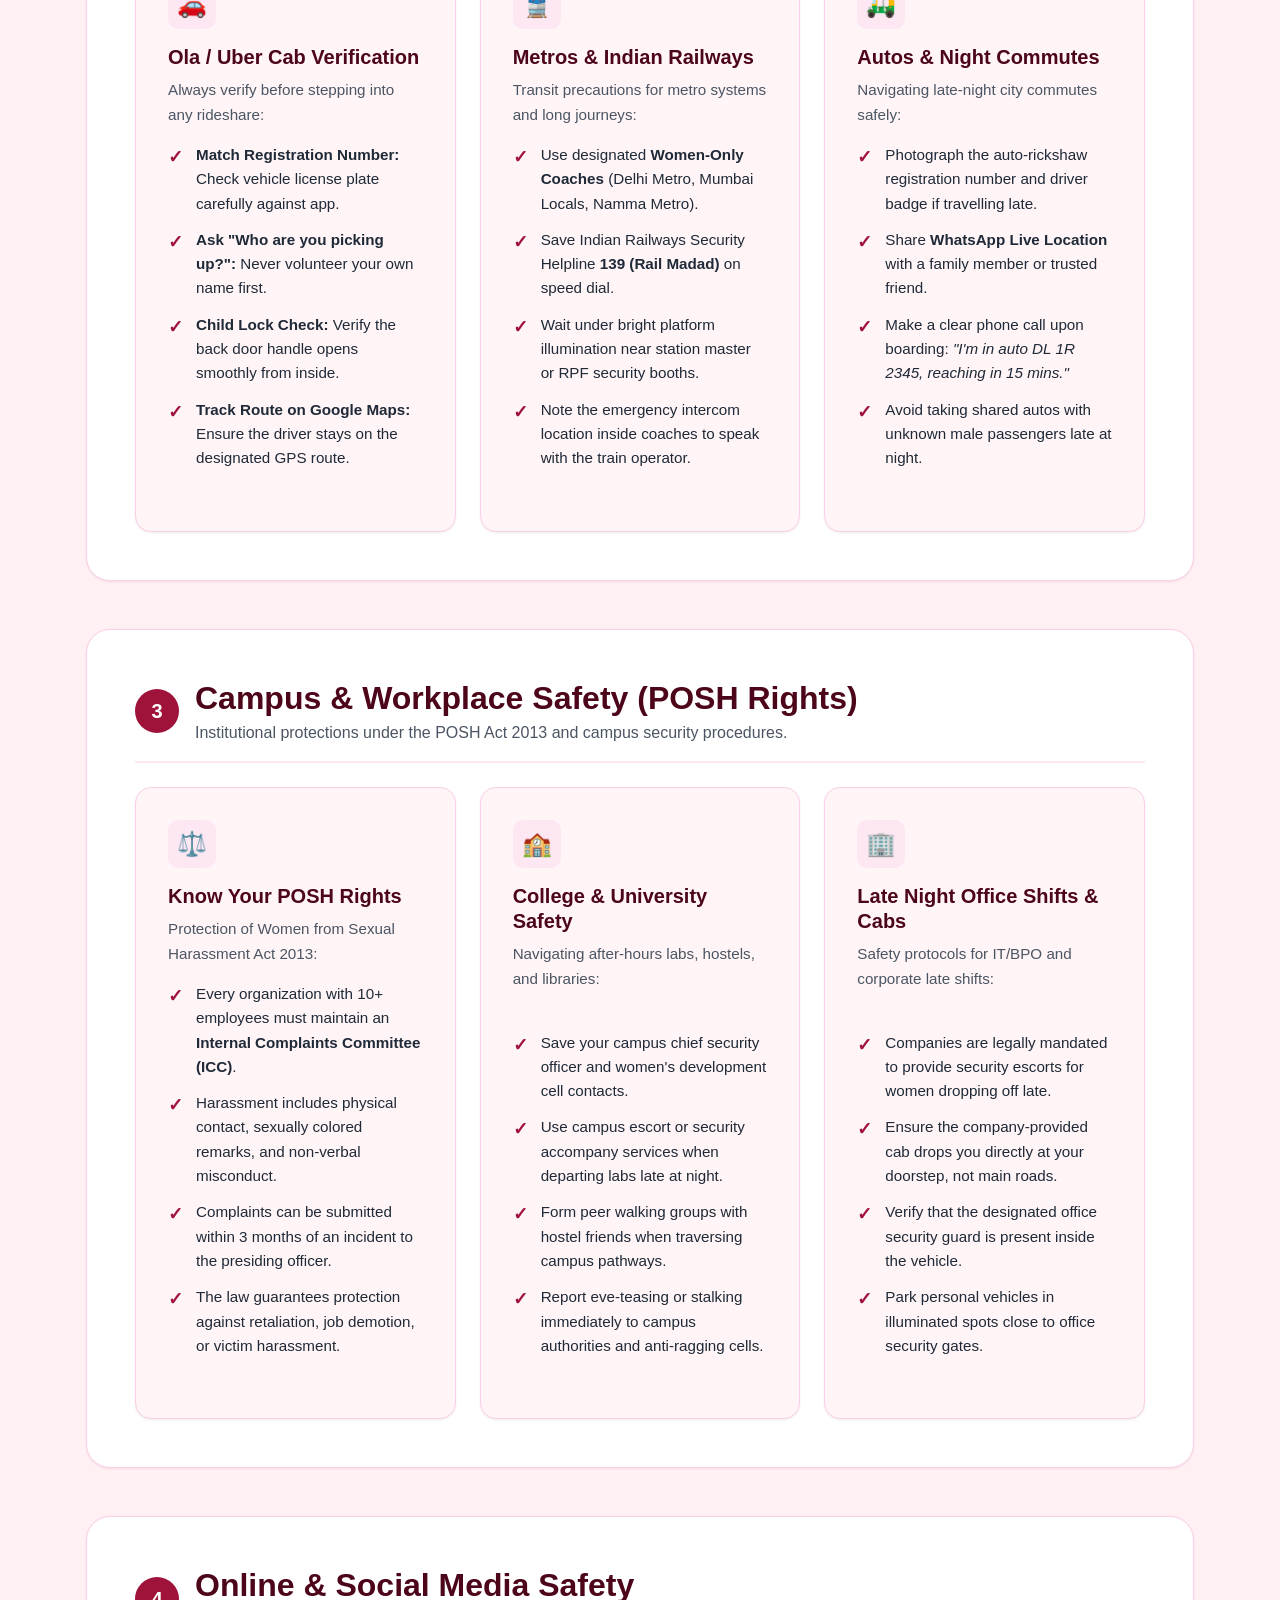
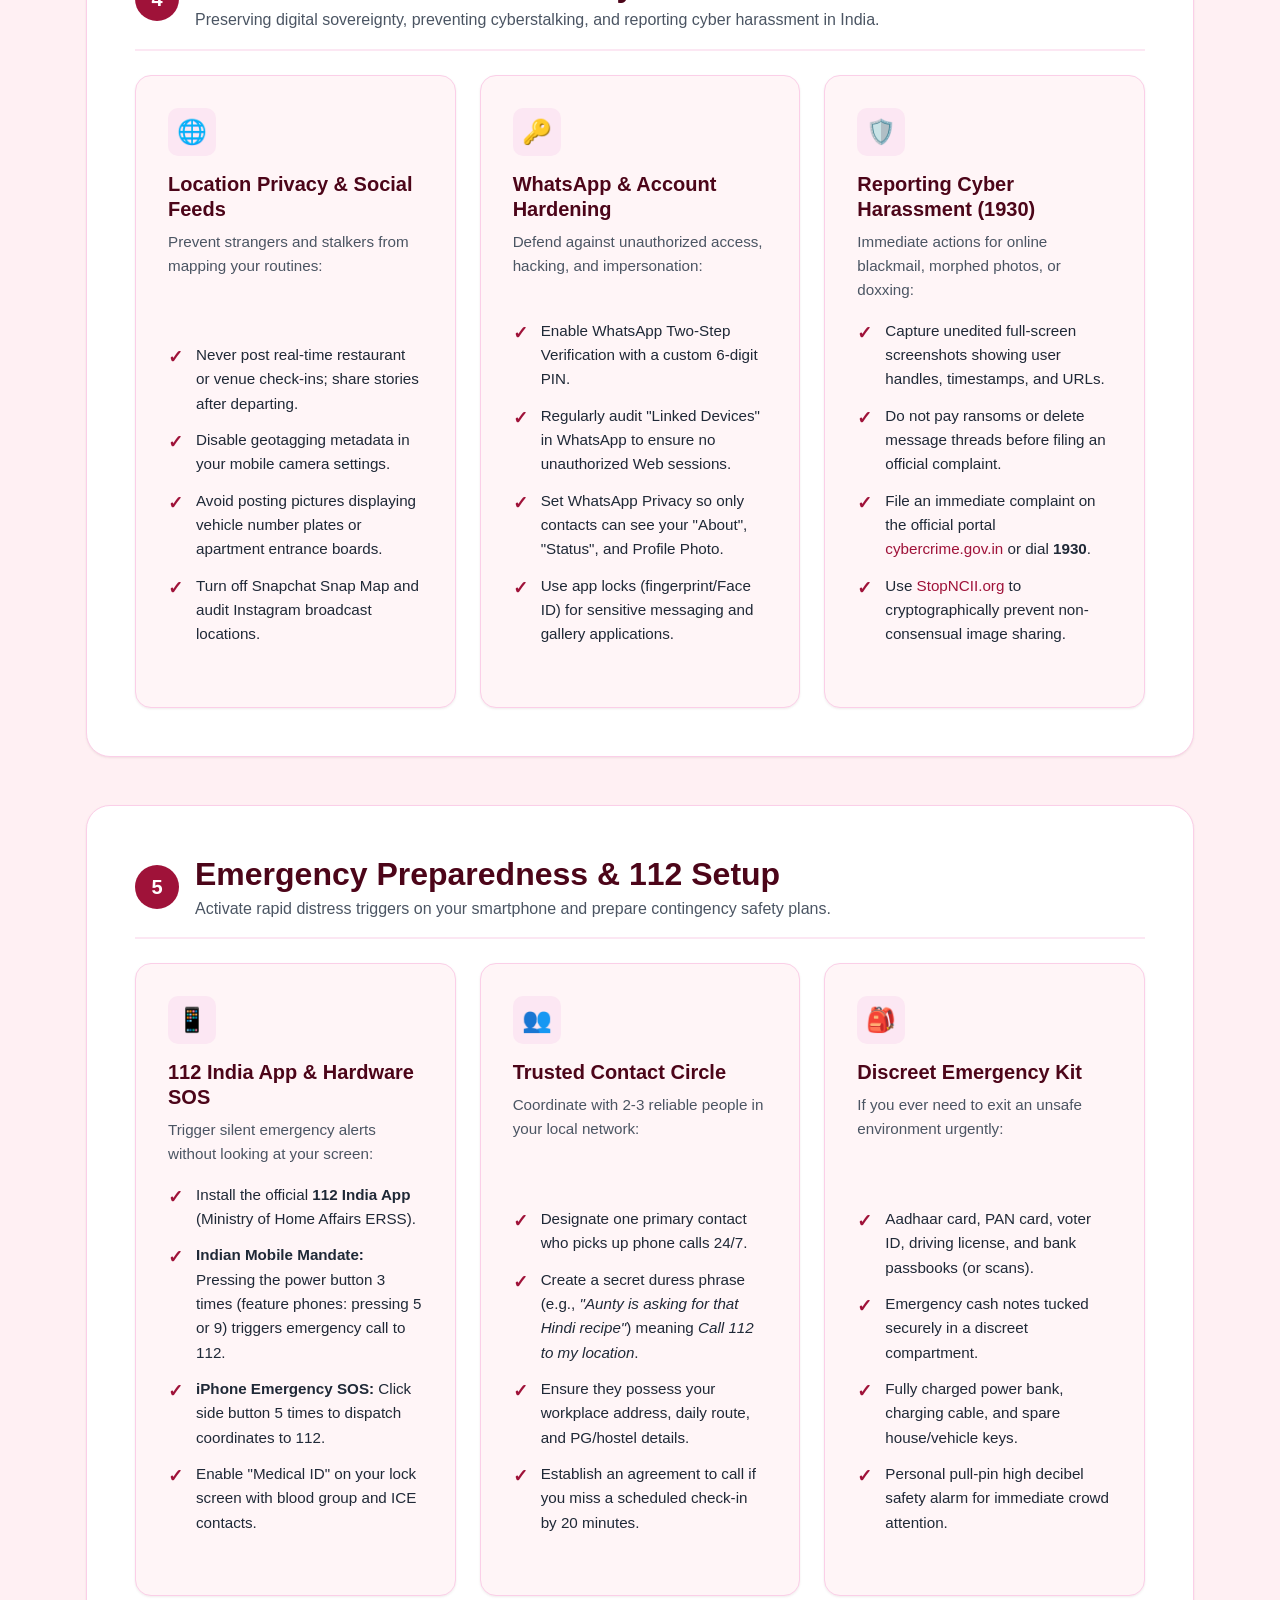
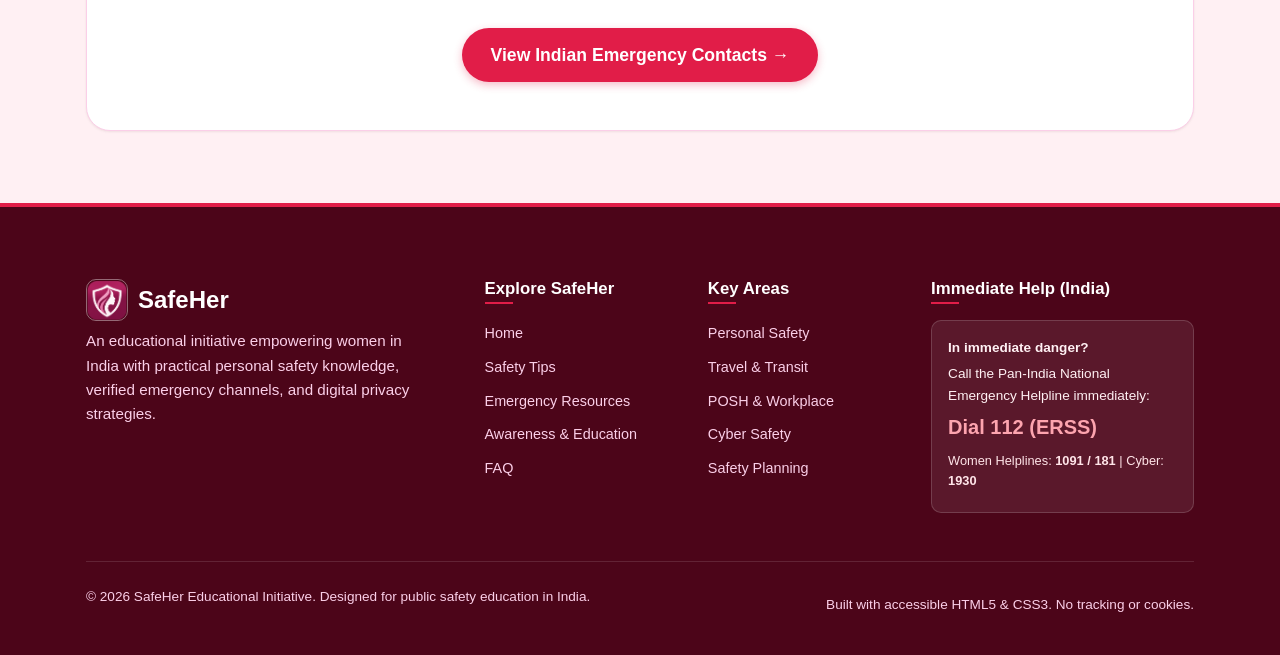
<file: safety-tips.html>
<!DOCTYPE html>
<html lang="en">
<head>
  <meta charset="UTF-8">
  <meta name="viewport" content="width=device-width, initial-scale=1.0">
  <meta name="description" content="Actionable and practical safety tips for women in India covering personal defense, metro and cab travel, POSH workplace rights, cyber safety, and emergency preparedness.">
  <title>Safety Tips &amp; Practical Guidance — SafeHer</title>
  <link rel="icon" type="image/png" href="images/logo.png">
  <link rel="stylesheet" href="css/style.css">
</head>
<body>
  <!-- Skip link for keyboard navigation -->
  <a href="#main-content" class="skip-link">Skip to main content</a>

  <!-- Top Emergency Alert Bar (India Context) -->
  <aside class="emergency-top-bar" aria-label="Emergency Notice">
    <div class="container emergency-top-bar-inner">
      <div>
        <span class="emergency-alert-tag">Immediate Danger?</span>
        <span>National Emergency (All-in-One): <strong>112</strong> | Women Helpline: <strong>1091 / 181</strong></span>
      </div>
      <div class="emergency-top-links">
        <span>Cyber Crime: <strong>1930</strong></span>
        <a href="emergency.html">All India Emergency Directory &rarr;</a>
      </div>
    </div>
  </aside>

  <!-- Site Header & Responsive Navigation -->
  <header class="site-header">
    <div class="container nav-container">
      <a href="index.html" class="brand" aria-label="SafeHer Home">
        <img src="images/logo.png" alt="SafeHer Logo" class="brand-logo-img">
        <span>Safe<span class="brand-accent">Her</span></span>
      </a>

      <!-- Pure CSS Hamburger Toggle -->
      <input type="checkbox" id="nav-toggle" class="nav-toggle" aria-label="Toggle navigation menu">
      <label for="nav-toggle" class="nav-toggle-label" aria-hidden="true">
        <span></span>
        <span></span>
        <span></span>
      </label>

      <!-- Main Navigation Menu -->
      <nav class="main-nav" aria-label="Primary Navigation">
        <ul class="nav-list">
          <li><a href="index.html" class="nav-link">Home</a></li>
          <li><a href="safety-tips.html" class="nav-link active" aria-current="page">Safety Tips</a></li>
          <li><a href="emergency.html" class="nav-link">Emergency Resources</a></li>
          <li><a href="awareness.html" class="nav-link">Awareness &amp; Education</a></li>
          <li><a href="faq.html" class="nav-link">FAQ</a></li>
          <li><a href="emergency.html" class="nav-btn-emergency">🚨 Emergency 112</a></li>
        </ul>
      </nav>
    </div>
  </header>

  <!-- Page Header Banner -->
  <section class="page-banner">
    <div class="container">
      <span class="badge badge-white" style="margin-bottom: var(--spacing-sm);">Practical Knowledge</span>
      <h1>Comprehensive Safety Tips</h1>
      <p>Actionable strategies, verified checklists, and street-smart protocols tailored for navigating daily life, commutes, workplaces, and online spaces across Indian cities and towns.</p>
    </div>
  </section>

  <!-- Main Content Area -->
  <main id="main-content" class="section">
    <div class="container">
      <!-- Quick Anchor Jump Bar -->
      <nav class="category-nav-bar" aria-label="Category Quick Navigation">
        <a href="#personal-safety" class="category-nav-link">🚶‍♀️ Personal Safety</a>
        <a href="#travel-safety" class="category-nav-link">🚕 Travel &amp; Transit</a>
        <a href="#workplace-safety" class="category-nav-link">🏢 Campus &amp; Workplace (POSH)</a>
        <a href="#online-safety" class="category-nav-link">🔒 Online &amp; Social Media</a>
        <a href="#emergency-prep" class="category-nav-link">🎒 Emergency Preparedness</a>
      </nav>

      <!-- Section 1: Personal Safety -->
      <section id="personal-safety" class="awareness-article" aria-labelledby="personal-heading">
        <div class="awareness-header">
          <div class="awareness-step-badge">1</div>
          <div>
            <h2 id="personal-heading" style="margin-bottom: 2px;">Personal Safety &amp; Street Smarts</h2>
            <p style="color: var(--color-text-muted); margin-bottom: 0;">Cultivate active situational awareness and confident physical defense postures on Indian streets.</p>
          </div>
        </div>

        <div class="grid-3">
          <div class="card card-pink">
            <div class="card-icon" aria-hidden="true">👁️</div>
            <h3 class="card-title">Situational Awareness</h3>
            <p class="card-description">Keep your awareness active on crowded or deserted streets:</p>
            <ul class="tip-checklist">
              <li>Scan ahead for unlit alleyways, construction chokepoints, or gathering crowds.</li>
              <li>Limit smartphone distraction; keep eyes up and alert.</li>
              <li>Keep at least one ear free from earbuds or headphones at all times.</li>
              <li>Identify nearest open pharmacies, 24/7 ATM booths with guards, and petrol pumps.</li>
            </ul>
          </div>

          <div class="card card-pink">
            <div class="card-icon" aria-hidden="true">🚶‍♀️</div>
            <h3 class="card-title">Assertive Body Language</h3>
            <p class="card-description">Deter potential harassers through body posture:</p>
            <ul class="tip-checklist">
              <li>Walk with purposeful strides, upright posture, and shoulders back.</li>
              <li>Make brief, firm eye contact with oncoming passersby to signal active awareness.</li>
              <li>Keep hands free from deep pockets so you can maneuver quickly.</li>
              <li>Hold keys firmly in your hand before approaching apartment doors or gates.</li>
            </ul>
          </div>

          <div class="card card-pink">
            <div class="card-icon" aria-hidden="true">⚡</div>
            <h3 class="card-title">Trust Your Instincts</h3>
            <p class="card-description">Your gut intuition detects subtle anomalies immediately:</p>
            <ul class="tip-checklist">
              <li>Never worry about appearing impolite or dramatic if a person makes you uncomfortable.</li>
              <li>Cross the road immediately if someone matches your pace or follows behind.</li>
              <li>Step into any populated shop or metro station gate if you feel pursued.</li>
              <li>Firmly assert boundaries in local language or Hindi: <em>"Peeche hatiye (Step back)."</em></li>
            </ul>
          </div>
        </div>
      </section>

      <!-- Section 2: Travel and Public Transport Safety -->
      <section id="travel-safety" class="awareness-article" aria-labelledby="travel-heading">
        <div class="awareness-header">
          <div class="awareness-step-badge">2</div>
          <div>
            <h2 id="travel-heading" style="margin-bottom: 2px;">Travel &amp; Public Transport Safety</h2>
            <p style="color: var(--color-text-muted); margin-bottom: 0;">Protocols for cabs (Ola/Uber), autos, metros, local trains, and Indian Railways.</p>
          </div>
        </div>

        <div class="grid-3">
          <div class="card card-pink">
            <div class="card-icon" aria-hidden="true">🚗</div>
            <h3 class="card-title">Ola / Uber Cab Verification</h3>
            <p class="card-description">Always verify before stepping into any rideshare:</p>
            <ul class="tip-checklist">
              <li><strong>Match Registration Number:</strong> Check vehicle license plate carefully against app.</li>
              <li><strong>Ask "Who are you picking up?":</strong> Never volunteer your own name first.</li>
              <li><strong>Child Lock Check:</strong> Verify the back door handle opens smoothly from inside.</li>
              <li><strong>Track Route on Google Maps:</strong> Ensure the driver stays on the designated GPS route.</li>
            </ul>
          </div>

          <div class="card card-pink">
            <div class="card-icon" aria-hidden="true">🚆</div>
            <h3 class="card-title">Metros &amp; Indian Railways</h3>
            <p class="card-description">Transit precautions for metro systems and long journeys:</p>
            <ul class="tip-checklist">
              <li>Use designated <strong>Women-Only Coaches</strong> (Delhi Metro, Mumbai Locals, Namma Metro).</li>
              <li>Save Indian Railways Security Helpline <strong>139 (Rail Madad)</strong> on speed dial.</li>
              <li>Wait under bright platform illumination near station master or RPF security booths.</li>
              <li>Note the emergency intercom location inside coaches to speak with the train operator.</li>
            </ul>
          </div>

          <div class="card card-pink">
            <div class="card-icon" aria-hidden="true">🛺</div>
            <h3 class="card-title">Autos &amp; Night Commutes</h3>
            <p class="card-description">Navigating late-night city commutes safely:</p>
            <ul class="tip-checklist">
              <li>Photograph the auto-rickshaw registration number and driver badge if travelling late.</li>
              <li>Share <strong>WhatsApp Live Location</strong> with a family member or trusted friend.</li>
              <li>Make a clear phone call upon boarding: <em>"I'm in auto DL 1R 2345, reaching in 15 mins."</em></li>
              <li>Avoid taking shared autos with unknown male passengers late at night.</li>
            </ul>
          </div>
        </div>
      </section>

      <!-- Section 3: Campus & Workplace Safety (POSH Act) -->
      <section id="workplace-safety" class="awareness-article" aria-labelledby="workplace-heading">
        <div class="awareness-header">
          <div class="awareness-step-badge">3</div>
          <div>
            <h2 id="workplace-heading" style="margin-bottom: 2px;">Campus &amp; Workplace Safety (POSH Rights)</h2>
            <p style="color: var(--color-text-muted); margin-bottom: 0;">Institutional protections under the POSH Act 2013 and campus security procedures.</p>
          </div>
        </div>

        <div class="grid-3">
          <div class="card card-pink">
            <div class="card-icon" aria-hidden="true">⚖️</div>
            <h3 class="card-title">Know Your POSH Rights</h3>
            <p class="card-description">Protection of Women from Sexual Harassment Act 2013:</p>
            <ul class="tip-checklist">
              <li>Every organization with 10+ employees must maintain an <strong>Internal Complaints Committee (ICC)</strong>.</li>
              <li>Harassment includes physical contact, sexually colored remarks, and non-verbal misconduct.</li>
              <li>Complaints can be submitted within 3 months of an incident to the presiding officer.</li>
              <li>The law guarantees protection against retaliation, job demotion, or victim harassment.</li>
            </ul>
          </div>

          <div class="card card-pink">
            <div class="card-icon" aria-hidden="true">🏫</div>
            <h3 class="card-title">College &amp; University Safety</h3>
            <p class="card-description">Navigating after-hours labs, hostels, and libraries:</p>
            <ul class="tip-checklist">
              <li>Save your campus chief security officer and women's development cell contacts.</li>
              <li>Use campus escort or security accompany services when departing labs late at night.</li>
              <li>Form peer walking groups with hostel friends when traversing campus pathways.</li>
              <li>Report eve-teasing or stalking immediately to campus authorities and anti-ragging cells.</li>
            </ul>
          </div>

          <div class="card card-pink">
            <div class="card-icon" aria-hidden="true">🏢</div>
            <h3 class="card-title">Late Night Office Shifts &amp; Cabs</h3>
            <p class="card-description">Safety protocols for IT/BPO and corporate late shifts:</p>
            <ul class="tip-checklist">
              <li>Companies are legally mandated to provide security escorts for women dropping off late.</li>
              <li>Ensure the company-provided cab drops you directly at your doorstep, not main roads.</li>
              <li>Verify that the designated office security guard is present inside the vehicle.</li>
              <li>Park personal vehicles in illuminated spots close to office security gates.</li>
            </ul>
          </div>
        </div>
      </section>

      <!-- Section 4: Online & Social Media Safety -->
      <section id="online-safety" class="awareness-article" aria-labelledby="online-heading">
        <div class="awareness-header">
          <div class="awareness-step-badge">4</div>
          <div>
            <h2 id="online-heading" style="margin-bottom: 2px;">Online &amp; Social Media Safety</h2>
            <p style="color: var(--color-text-muted); margin-bottom: 0;">Preserving digital sovereignty, preventing cyberstalking, and reporting cyber harassment in India.</p>
          </div>
        </div>

        <div class="grid-3">
          <div class="card card-pink">
            <div class="card-icon" aria-hidden="true">🌐</div>
            <h3 class="card-title">Location Privacy &amp; Social Feeds</h3>
            <p class="card-description">Prevent strangers and stalkers from mapping your routines:</p>
            <ul class="tip-checklist">
              <li>Never post real-time restaurant or venue check-ins; share stories after departing.</li>
              <li>Disable geotagging metadata in your mobile camera settings.</li>
              <li>Avoid posting pictures displaying vehicle number plates or apartment entrance boards.</li>
              <li>Turn off Snapchat Snap Map and audit Instagram broadcast locations.</li>
            </ul>
          </div>

          <div class="card card-pink">
            <div class="card-icon" aria-hidden="true">🔑</div>
            <h3 class="card-title">WhatsApp &amp; Account Hardening</h3>
            <p class="card-description">Defend against unauthorized access, hacking, and impersonation:</p>
            <ul class="tip-checklist">
              <li>Enable WhatsApp Two-Step Verification with a custom 6-digit PIN.</li>
              <li>Regularly audit "Linked Devices" in WhatsApp to ensure no unauthorized Web sessions.</li>
              <li>Set WhatsApp Privacy so only contacts can see your "About", "Status", and Profile Photo.</li>
              <li>Use app locks (fingerprint/Face ID) for sensitive messaging and gallery applications.</li>
            </ul>
          </div>

          <div class="card card-pink">
            <div class="card-icon" aria-hidden="true">🛡️</div>
            <h3 class="card-title">Reporting Cyber Harassment (1930)</h3>
            <p class="card-description">Immediate actions for online blackmail, morphed photos, or doxxing:</p>
            <ul class="tip-checklist">
              <li>Capture unedited full-screen screenshots showing user handles, timestamps, and URLs.</li>
              <li>Do not pay ransoms or delete message threads before filing an official complaint.</li>
              <li>File an immediate complaint on the official portal <a href="https://cybercrime.gov.in" target="_blank" rel="noopener noreferrer">cybercrime.gov.in</a> or dial <strong>1930</strong>.</li>
              <li>Use <a href="https://stopncii.org" target="_blank" rel="noopener noreferrer">StopNCII.org</a> to cryptographically prevent non-consensual image sharing.</li>
            </ul>
          </div>
        </div>
      </section>

      <!-- Section 5: Emergency Preparedness (India ERSS) -->
      <section id="emergency-prep" class="awareness-article" aria-labelledby="prep-heading">
        <div class="awareness-header">
          <div class="awareness-step-badge">5</div>
          <div>
            <h2 id="prep-heading" style="margin-bottom: 2px;">Emergency Preparedness &amp; 112 Setup</h2>
            <p style="color: var(--color-text-muted); margin-bottom: 0;">Activate rapid distress triggers on your smartphone and prepare contingency safety plans.</p>
          </div>
        </div>

        <div class="grid-3">
          <div class="card card-pink">
            <div class="card-icon" aria-hidden="true">📱</div>
            <h3 class="card-title">112 India App &amp; Hardware SOS</h3>
            <p class="card-description">Trigger silent emergency alerts without looking at your screen:</p>
            <ul class="tip-checklist">
              <li>Install the official <strong>112 India App</strong> (Ministry of Home Affairs ERSS).</li>
              <li><strong>Indian Mobile Mandate:</strong> Pressing the power button 3 times (feature phones: pressing 5 or 9) triggers emergency call to 112.</li>
              <li><strong>iPhone Emergency SOS:</strong> Click side button 5 times to dispatch coordinates to 112.</li>
              <li>Enable "Medical ID" on your lock screen with blood group and ICE contacts.</li>
            </ul>
          </div>

          <div class="card card-pink">
            <div class="card-icon" aria-hidden="true">👥</div>
            <h3 class="card-title">Trusted Contact Circle</h3>
            <p class="card-description">Coordinate with 2-3 reliable people in your local network:</p>
            <ul class="tip-checklist">
              <li>Designate one primary contact who picks up phone calls 24/7.</li>
              <li>Create a secret duress phrase (e.g., <em>"Aunty is asking for that Hindi recipe"</em>) meaning <em>Call 112 to my location</em>.</li>
              <li>Ensure they possess your workplace address, daily route, and PG/hostel details.</li>
              <li>Establish an agreement to call if you miss a scheduled check-in by 20 minutes.</li>
            </ul>
          </div>

          <div class="card card-pink">
            <div class="card-icon" aria-hidden="true">🎒</div>
            <h3 class="card-title">Discreet Emergency Kit</h3>
            <p class="card-description">If you ever need to exit an unsafe environment urgently:</p>
            <ul class="tip-checklist">
              <li>Aadhaar card, PAN card, voter ID, driving license, and bank passbooks (or scans).</li>
              <li>Emergency cash notes tucked securely in a discreet compartment.</li>
              <li>Fully charged power bank, charging cable, and spare house/vehicle keys.</li>
              <li>Personal pull-pin high decibel safety alarm for immediate crowd attention.</li>
            </ul>
          </div>
        </div>

        <div style="margin-top: var(--spacing-xl); text-align: center;">
          <a href="emergency.html" class="btn btn-accent btn-lg">View Indian Emergency Contacts &rarr;</a>
        </div>
      </section>
    </div>
  </main>

  <!-- Site Footer -->
  <footer class="site-footer">
    <div class="container">
      <div class="footer-grid">
        <!-- Col 1: Brand Info -->
        <div>
          <a href="index.html" class="footer-brand">
            <img src="images/logo.png" alt="SafeHer Logo" class="brand-logo-img">
            <span>SafeHer</span>
          </a>
          <p class="footer-desc">
            An educational initiative empowering women in India with practical personal safety knowledge, verified emergency channels, and digital privacy strategies.
          </p>
        </div>

        <!-- Col 2: Navigation Links -->
        <div class="footer-col">
          <h4>Explore SafeHer</h4>
          <ul class="footer-links">
            <li><a href="index.html">Home</a></li>
            <li><a href="safety-tips.html">Safety Tips</a></li>
            <li><a href="emergency.html">Emergency Resources</a></li>
            <li><a href="awareness.html">Awareness &amp; Education</a></li>
            <li><a href="faq.html">FAQ</a></li>
          </ul>
        </div>

        <!-- Col 3: Topics -->
        <div class="footer-col">
          <h4>Key Areas</h4>
          <ul class="footer-links">
            <li><a href="safety-tips.html#personal-safety">Personal Safety</a></li>
            <li><a href="safety-tips.html#travel-safety">Travel &amp; Transit</a></li>
            <li><a href="safety-tips.html#workplace-safety">POSH &amp; Workplace</a></li>
            <li><a href="safety-tips.html#online-safety">Cyber Safety</a></li>
            <li><a href="awareness.html#safety-planning">Safety Planning</a></li>
          </ul>
        </div>

        <!-- Col 4: Urgent Notice (India) -->
        <div class="footer-col">
          <h4>Immediate Help (India)</h4>
          <div class="footer-emergency-box">
            <p><strong>In immediate danger?</strong></p>
            <p>Call the Pan-India National Emergency Helpline immediately:</p>
            <a href="tel:112" class="footer-hotline">Dial 112 (ERSS)</a>
            <p style="margin-top: 8px; font-size: 0.8rem; color: #FFE4E8;">Women Helplines: <strong>1091 / 181</strong> | Cyber: <strong>1930</strong></p>
          </div>
        </div>
      </div>

      <!-- Footer Bottom -->
      <div class="footer-bottom">
        <p>&copy; 2026 SafeHer Educational Initiative. Designed for public safety education in India.</p>
        <p>Built with accessible HTML5 &amp; CSS3. No tracking or cookies.</p>
      </div>
    </div>
  </footer>
</body>
</html>
</file>
<file: css/style.css>
/* ==========================================================================
   SafeHer - Women's Safety Awareness Website
   Main Stylesheet
   Color Palette: Baby Pink, White, Blush Pink, Small Accent (Deep Rose/Crimson)
   Emergency Context: India (112, 1091, 181, 1930, 108)
   Built with pure CSS3 - Grid, Flexbox, Variables & Semantic Design
   ========================================================================== */

/* --------------------------------------------------------------------------
   1. CSS Custom Properties / Design Tokens
   -------------------------------------------------------------------------- */
:root {
  /* Color Palette: Baby Pink, White, Blush Pink, Small Accent Color */
  --color-baby-pink: #FFF0F3;         /* Soft baby pink for light page background */
  --color-baby-pink-light: #FFF5F7;   /* Ultra light baby pink for section alternations */
  --color-baby-pink-surface: #FFE4E8; /* Soft baby pink tint for subtle containers */

  --color-white: #FFFFFF;             /* Pure crisp white for cards and high contrast */

  --color-blush-pink: #FCE7F3;        /* Gentle blush pink */
  --color-blush-pink-border: #FBCFE8; /* Blush pink for card borders and chips */
  --color-blush-pink-medium: #F472B6; /* Medium blush pink for interactive touches */
  --color-blush-pink-soft: #FDF2F8;   /* Soft blush tint */

  /* Small Accent Color & Deep Tones for Accessible WCAG Contrast */
  --color-accent: #E11D48;            /* Vibrant crimson/rose accent for alerts & emergency */
  --color-accent-hover: #BE123C;      /* Deeper crimson for hover states */
  --color-accent-soft: #FFF1F2;       /* Light accent tint for alert boxes */
  --color-accent-border: #FDA4AF;     /* Border for alert callouts */

  --color-primary-dark: #4C0519;      /* Deep berry-rose for headings, navbar, and footer */
  --color-primary: #9F1239;           /* Rich berry-rose for buttons, icons, and links */
  --color-primary-light: #BE185D;     /* Rose-pink for interactive hover */
  --color-primary-soft: #F43F5E;

  --color-text-dark: #1F0814;         /* Highest contrast heading color */
  --color-text-main: #1F2937;         /* Body copy with optimal readability */
  --color-text-muted: #4B5563;        /* Secondary descriptive copy */
  --color-text-light: #6B7280;        /* Fine print and metadata */
  --color-border: #F3D0DB;            /* Soft blush border */

  /* Typography */
  --font-family: -apple-system, BlinkMacSystemFont, "Segoe UI", Roboto, "Helvetica Neue", Arial, sans-serif;
  --font-size-base: 1rem;             /* 16px */
  --line-height-base: 1.6;
  --line-height-tight: 1.25;
  --line-height-relaxed: 1.75;

  /* Spacing */
  --spacing-xs: 0.25rem;              /* 4px */
  --spacing-sm: 0.5rem;               /* 8px */
  --spacing-md: 1rem;                 /* 16px */
  --spacing-lg: 1.5rem;               /* 24px */
  --spacing-xl: 2rem;                 /* 32px */
  --spacing-2xl: 3rem;                /* 48px */
  --spacing-3xl: 4.5rem;              /* 72px */

  /* Layout */
  --container-max: 1140px;
  --container-narrow: 860px;
  --header-height: 72px;

  /* Elevation & Shadows */
  --shadow-sm: 0 1px 3px rgba(76, 5, 25, 0.05), 0 1px 2px rgba(76, 5, 25, 0.03);
  --shadow-md: 0 4px 12px -1px rgba(76, 5, 25, 0.08), 0 2px 6px -2px rgba(76, 5, 25, 0.04);
  --shadow-lg: 0 12px 26px -4px rgba(76, 5, 25, 0.12), 0 4px 10px -4px rgba(76, 5, 25, 0.06);

  /* Border Radii */
  --radius-sm: 6px;
  --radius-md: 10px;
  --radius-lg: 16px;
  --radius-xl: 24px;
  --radius-full: 9999px;

  /* Transitions */
  --transition-fast: 0.15s ease;
  --transition-base: 0.2s ease;
}

/* --------------------------------------------------------------------------
   2. Base & Reset
   -------------------------------------------------------------------------- */
*, *::before, *::after {
  box-sizing: border-box;
  margin: 0;
  padding: 0;
}

html {
  font-size: 100%;
  scroll-behavior: smooth;
}

body {
  font-family: var(--font-family);
  font-size: var(--font-size-base);
  line-height: var(--line-height-base);
  color: var(--color-text-main);
  background-color: var(--color-baby-pink);
  -webkit-font-smoothing: antialiased;
  display: flex;
  flex-direction: column;
  min-height: 100vh;
}

main {
  flex: 1;
}

img, svg {
  display: block;
  max-width: 100%;
  height: auto;
}

a {
  color: var(--color-primary);
  text-decoration: none;
  transition: color var(--transition-base);
}

a:hover {
  color: var(--color-primary-light);
}

a:focus-visible,
button:focus-visible,
input:focus-visible,
summary:focus-visible {
  outline: 3px solid var(--color-primary-light);
  outline-offset: 2px;
}

h1, h2, h3, h4, h5, h6 {
  color: var(--color-primary-dark);
  line-height: var(--line-height-tight);
  font-weight: 700;
}

h1 { font-size: clamp(2rem, 4vw, 2.75rem); }
h2 { font-size: clamp(1.5rem, 3vw, 2rem); margin-bottom: var(--spacing-sm); }
h3 { font-size: 1.25rem; margin-bottom: var(--spacing-xs); }
h4 { font-size: 1.1rem; }

p {
  margin-bottom: var(--spacing-md);
}

p:last-child {
  margin-bottom: 0;
}

ul, ol {
  margin-left: 1.25rem;
  margin-bottom: var(--spacing-md);
}

li {
  margin-bottom: var(--spacing-xs);
}

/* Skip link for keyboard navigation */
.skip-link {
  position: absolute;
  top: -100px;
  left: var(--spacing-md);
  background: var(--color-accent);
  color: var(--color-white);
  padding: var(--spacing-sm) var(--spacing-md);
  border-radius: var(--radius-sm);
  z-index: 1000;
  font-weight: 600;
  transition: top var(--transition-base);
}

.skip-link:focus {
  top: var(--spacing-md);
}

/* --------------------------------------------------------------------------
   3. Layout Utilities
   -------------------------------------------------------------------------- */
.container {
  width: 100%;
  max-width: var(--container-max);
  margin-left: auto;
  margin-right: auto;
  padding-left: var(--spacing-md);
  padding-right: var(--spacing-md);
}

.container-narrow {
  width: 100%;
  max-width: var(--container-narrow);
  margin-left: auto;
  margin-right: auto;
  padding-left: var(--spacing-md);
  padding-right: var(--spacing-md);
}

.section {
  padding-top: var(--spacing-3xl);
  padding-bottom: var(--spacing-3xl);
}

.section-sm {
  padding-top: var(--spacing-xl);
  padding-bottom: var(--spacing-xl);
}

.section-header {
  text-align: center;
  max-width: 680px;
  margin: 0 auto var(--spacing-2xl) auto;
}

.section-header p {
  color: var(--color-text-muted);
  font-size: 1.1rem;
}

.bg-white {
  background-color: var(--color-white);
}

.bg-baby-pink {
  background-color: var(--color-baby-pink-light);
}

.bg-blush-pink {
  background-color: var(--color-blush-pink-soft);
}

.bg-dark-berry {
  background-color: var(--color-primary-dark);
  color: var(--color-white);
}

.bg-dark-berry h1,
.bg-dark-berry h2,
.bg-dark-berry h3,
.bg-dark-berry p {
  color: var(--color-white);
}

/* CSS Grid Systems */
.grid-2 {
  display: grid;
  grid-template-columns: repeat(2, 1fr);
  gap: var(--spacing-lg);
}

.grid-3 {
  display: grid;
  grid-template-columns: repeat(3, 1fr);
  gap: var(--spacing-lg);
}

.grid-4 {
  display: grid;
  grid-template-columns: repeat(4, 1fr);
  gap: var(--spacing-lg);
}

/* Flex utilities */
.flex-center {
  display: flex;
  align-items: center;
  justify-content: center;
}

.flex-between {
  display: flex;
  align-items: center;
  justify-content: space-between;
}

.flex-gap {
  display: flex;
  gap: var(--spacing-md);
  flex-wrap: wrap;
}

/* --------------------------------------------------------------------------
   4. Emergency Alert Bar (India Context)
   -------------------------------------------------------------------------- */
.emergency-top-bar {
  background-color: #2B020E;
  color: #FFE4E8;
  padding: var(--spacing-xs) var(--spacing-md);
  font-size: 0.875rem;
  border-bottom: 1px solid rgba(255, 255, 255, 0.12);
}

.emergency-top-bar-inner {
  display: flex;
  align-items: center;
  justify-content: space-between;
  flex-wrap: wrap;
  gap: var(--spacing-sm);
}

.emergency-alert-tag {
  display: inline-flex;
  align-items: center;
  gap: 6px;
  background-color: var(--color-accent);
  color: var(--color-white);
  padding: 2px 8px;
  border-radius: var(--radius-full);
  font-weight: 700;
  font-size: 0.75rem;
  text-transform: uppercase;
  letter-spacing: 0.5px;
}

.emergency-top-links {
  display: flex;
  align-items: center;
  gap: var(--spacing-md);
  flex-wrap: wrap;
}

.emergency-top-links a {
  color: #FDA4AF;
  font-weight: 600;
  text-decoration: underline;
}

.emergency-top-links a:hover {
  color: var(--color-white);
}

/* --------------------------------------------------------------------------
   5. Site Header & Pure-CSS Responsive Navigation
   -------------------------------------------------------------------------- */
.site-header {
  background-color: var(--color-white);
  box-shadow: var(--shadow-sm);
  position: sticky;
  top: 0;
  z-index: 100;
  border-bottom: 1px solid var(--color-blush-pink-border);
}

.nav-container {
  display: flex;
  align-items: center;
  justify-content: space-between;
  height: var(--header-height);
}

/* Brand Logo */
.brand {
  display: flex;
  align-items: center;
  gap: 10px;
  color: var(--color-primary-dark);
  font-weight: 800;
  font-size: 1.5rem;
  letter-spacing: -0.5px;
  text-decoration: none;
}

.brand:hover {
  color: var(--color-primary);
}

.brand-icon {
  width: 38px;
  height: 38px;
  background: linear-gradient(135deg, var(--color-primary) 0%, var(--color-primary-dark) 100%);
  color: var(--color-white);
  border-radius: var(--radius-md);
  display: flex;
  align-items: center;
  justify-content: center;
  font-size: 1.2rem;
  box-shadow: none;
  flex-shrink: 0;
}

.brand-logo-img {
  width: 42px;
  height: 42px;
  object-fit: cover;
  border-radius: var(--radius-md);
  box-shadow: none;
  flex-shrink: 0;
  display: block;
}

.brand-accent {
  color: var(--color-accent);
}

/* Mobile Nav Toggle (Checkbox Hack - pure CSS, no JS) */
.nav-toggle {
  display: none;
}

.nav-toggle-label {
  display: none;
  cursor: pointer;
  padding: 8px;
  flex-direction: column;
  justify-content: center;
  align-items: center;
  gap: 5px;
  width: 40px;
  height: 40px;
  border-radius: var(--radius-sm);
  background: var(--color-baby-pink);
  border: 1px solid var(--color-blush-pink-border);
}

.nav-toggle-label span {
  display: block;
  width: 22px;
  height: 2px;
  background-color: var(--color-primary-dark);
  border-radius: 2px;
  transition: transform var(--transition-fast), opacity var(--transition-fast);
}

/* Navigation Links */
.main-nav {
  display: flex;
  align-items: center;
}

.nav-list {
  display: flex;
  align-items: center;
  gap: 1.25rem;
  list-style: none;
  margin: 0;
}

.nav-link {
  color: var(--color-text-main);
  font-weight: 600;
  font-size: 0.95rem;
  padding: 6px 12px;
  border-radius: var(--radius-full);
  transition: all var(--transition-base);
  display: inline-block;
}

.nav-link:hover {
  color: var(--color-primary);
  background-color: var(--color-baby-pink);
}

.nav-link.active {
  color: var(--color-primary-dark);
  background-color: var(--color-blush-pink);
  font-weight: 700;
}

/* Emergency button in header */
.nav-btn-emergency {
  display: inline-flex;
  align-items: center;
  gap: 6px;
  background-color: var(--color-accent);
  color: var(--color-white) !important;
  font-weight: 700;
  padding: 8px 16px;
  border-radius: var(--radius-full);
  font-size: 0.9rem;
  box-shadow: 0 2px 4px rgba(225, 29, 72, 0.25);
  transition: background-color var(--transition-base), transform var(--transition-fast);
}

.nav-btn-emergency:hover {
  background-color: var(--color-accent-hover);
  transform: translateY(-1px);
}

/* --------------------------------------------------------------------------
   6. Buttons & Badges
   -------------------------------------------------------------------------- */
.btn {
  display: inline-flex;
  align-items: center;
  justify-content: center;
  gap: 8px;
  font-weight: 600;
  font-size: 1rem;
  padding: 10px 22px;
  border-radius: var(--radius-full);
  cursor: pointer;
  border: 1px solid transparent;
  transition: all var(--transition-base);
  text-decoration: none;
  line-height: 1.4;
  text-align: center;
}

.btn-primary {
  background-color: var(--color-primary);
  color: var(--color-white);
  box-shadow: var(--shadow-sm);
}

.btn-primary:hover {
  background-color: var(--color-primary-dark);
  color: var(--color-white);
  transform: translateY(-1px);
  box-shadow: var(--shadow-md);
}

.btn-secondary {
  background-color: var(--color-blush-pink);
  color: var(--color-primary-dark);
  border: 1px solid var(--color-blush-pink-border);
}

.btn-secondary:hover {
  background-color: #F8B4D9;
  color: var(--color-primary-dark);
}

.btn-outline {
  background-color: transparent;
  color: var(--color-white);
  border: 2px solid var(--color-white);
}

.btn-outline:hover {
  background-color: var(--color-white);
  color: var(--color-primary-dark);
}

.btn-accent {
  background-color: var(--color-accent);
  color: var(--color-white);
  box-shadow: 0 3px 8px rgba(225, 29, 72, 0.3);
}

.btn-accent:hover {
  background-color: var(--color-accent-hover);
  color: var(--color-white);
  transform: translateY(-1px);
  box-shadow: 0 5px 12px rgba(225, 29, 72, 0.4);
}

.btn-sm {
  padding: 6px 14px;
  font-size: 0.875rem;
}

.btn-lg {
  padding: 14px 28px;
  font-size: 1.1rem;
}

/* Badges */
.badge {
  display: inline-flex;
  align-items: center;
  gap: 4px;
  font-size: 0.75rem;
  font-weight: 700;
  padding: 4px 10px;
  border-radius: var(--radius-full);
  text-transform: uppercase;
  letter-spacing: 0.5px;
}

.badge-pink {
  background-color: var(--color-blush-pink);
  color: var(--color-primary-dark);
  border: 1px solid var(--color-blush-pink-border);
}

.badge-purple {
  /* Backward-compatible alias for pink badge */
  background-color: var(--color-blush-pink);
  color: var(--color-primary-dark);
  border: 1px solid var(--color-blush-pink-border);
}

.badge-accent {
  background-color: var(--color-accent-soft);
  color: var(--color-accent);
  border: 1px solid var(--color-accent-border);
}

.badge-white {
  background-color: rgba(255, 255, 255, 0.25);
  color: var(--color-white);
  backdrop-filter: blur(4px);
}

/* --------------------------------------------------------------------------
   7. Cards & Containers
   -------------------------------------------------------------------------- */
.card {
  background-color: var(--color-white);
  border-radius: var(--radius-lg);
  border: 1px solid var(--color-blush-pink-border);
  padding: var(--spacing-xl);
  box-shadow: var(--shadow-sm);
  transition: transform var(--transition-base), box-shadow var(--transition-base), border-color var(--transition-base);
  display: flex;
  flex-direction: column;
}

.card:hover {
  transform: translateY(-4px);
  box-shadow: var(--shadow-lg);
  border-color: var(--color-blush-pink-medium);
}

.card-pink {
  background-color: var(--color-baby-pink-light);
  border-color: var(--color-blush-pink-border);
}

.card-lavender {
  /* Backward-compatible alias */
  background-color: var(--color-baby-pink-light);
  border-color: var(--color-blush-pink-border);
}

.card-accent {
  background-color: var(--color-accent-soft);
  border-color: var(--color-accent-border);
}

.card-icon {
  width: 48px;
  height: 48px;
  border-radius: var(--radius-md);
  background-color: var(--color-blush-pink);
  color: var(--color-primary);
  display: flex;
  align-items: center;
  justify-content: center;
  font-size: 1.5rem;
  margin-bottom: var(--spacing-md);
  flex-shrink: 0;
}

.card-icon-accent {
  background-color: var(--color-accent-soft);
  color: var(--color-accent);
}

.card-title {
  margin-bottom: var(--spacing-sm);
  color: var(--color-primary-dark);
}

.card-description {
  color: var(--color-text-muted);
  font-size: 0.95rem;
  flex-grow: 1;
}

.card-footer {
  margin-top: var(--spacing-lg);
  padding-top: var(--spacing-md);
  border-top: 1px solid var(--color-blush-pink);
  display: flex;
  align-items: center;
  justify-content: space-between;
}

/* --------------------------------------------------------------------------
   8. Hero Section
   -------------------------------------------------------------------------- */
.hero {
  background: linear-gradient(135deg, var(--color-primary-dark) 0%, #700A28 60%, var(--color-primary) 100%);
  color: var(--color-white);
  padding: var(--spacing-3xl) 0;
  position: relative;
  overflow: hidden;
}

.hero::after {
  content: "";
  position: absolute;
  top: -50%;
  right: -20%;
  width: 600px;
  height: 600px;
  border-radius: 50%;
  background: radial-gradient(circle, rgba(225, 29, 72, 0.25) 0%, rgba(244, 114, 182, 0.12) 70%, transparent 100%);
  pointer-events: none;
}

.hero-grid {
  display: grid;
  grid-template-columns: 1.2fr 0.8fr;
  gap: var(--spacing-2xl);
  align-items: center;
  position: relative;
  z-index: 1;
}

.hero-content {
  max-width: 640px;
}

.hero-badge {
  margin-bottom: var(--spacing-md);
}

.hero-title {
  color: var(--color-white);
  font-size: clamp(2.25rem, 4.5vw, 3.25rem);
  font-weight: 800;
  line-height: 1.15;
  margin-bottom: var(--spacing-md);
}

.hero-highlight {
  color: #FDA4AF;
}

.hero-lead {
  color: #FFE4E8;
  font-size: 1.15rem;
  line-height: var(--line-height-relaxed);
  margin-bottom: var(--spacing-xl);
}

.hero-actions {
  display: flex;
  gap: var(--spacing-md);
  flex-wrap: wrap;
}

.hero-card {
  background: rgba(255, 255, 255, 0.98);
  color: var(--color-text-main);
  border-radius: var(--radius-xl);
  padding: var(--spacing-xl);
  box-shadow: 0 20px 30px rgba(76, 5, 25, 0.25);
  border: 1px solid var(--color-blush-pink-border);
}

.hero-card h3 {
  color: var(--color-primary-dark);
  display: flex;
  align-items: center;
  gap: 8px;
  font-size: 1.25rem;
  margin-bottom: var(--spacing-sm);
}

.hero-card p {
  color: var(--color-text-muted);
  font-size: 0.95rem;
  margin-bottom: var(--spacing-md);
}

.quick-emergency-list {
  list-style: none;
  margin: 0;
  display: flex;
  flex-direction: column;
  gap: 10px;
}

.quick-emergency-item {
  display: flex;
  align-items: center;
  justify-content: space-between;
  padding: 10px 14px;
  background-color: var(--color-baby-pink);
  border-radius: var(--radius-md);
  border: 1px solid var(--color-blush-pink-border);
  font-size: 0.95rem;
}

.quick-emergency-item strong {
  color: var(--color-primary-dark);
}

.quick-emergency-dial {
  display: inline-flex;
  align-items: center;
  gap: 4px;
  background-color: var(--color-accent);
  color: var(--color-white);
  padding: 4px 10px;
  border-radius: var(--radius-full);
  font-weight: 700;
  font-size: 0.9rem;
  text-decoration: none;
}

.quick-emergency-dial:hover {
  background-color: var(--color-accent-hover);
  color: var(--color-white);
}

/* --------------------------------------------------------------------------
   9. Page Banner (Internal Pages)
   -------------------------------------------------------------------------- */
.page-banner {
  background: linear-gradient(135deg, var(--color-primary-dark) 0%, #700A28 100%);
  color: var(--color-white);
  padding: var(--spacing-2xl) 0;
  text-align: center;
}

.page-banner h1 {
  color: var(--color-white);
  margin-bottom: var(--spacing-sm);
}

.page-banner p {
  color: #FFE4E8;
  font-size: 1.15rem;
  max-width: 680px;
  margin: 0 auto;
}

/* --------------------------------------------------------------------------
   10. Alert Box / Urgent Callout
   -------------------------------------------------------------------------- */
.urgent-banner {
  background-color: var(--color-accent-soft);
  border: 2px solid var(--color-accent);
  border-radius: var(--radius-lg);
  padding: var(--spacing-lg) var(--spacing-xl);
  margin-bottom: var(--spacing-2xl);
  display: flex;
  align-items: flex-start;
  gap: var(--spacing-lg);
  box-shadow: var(--shadow-md);
}

.urgent-icon {
  font-size: 2rem;
  line-height: 1;
  color: var(--color-accent);
  flex-shrink: 0;
}

.urgent-content h3 {
  color: var(--color-accent-hover);
  font-size: 1.25rem;
  margin-bottom: var(--spacing-xs);
}

.urgent-content p {
  color: var(--color-text-main);
  margin-bottom: var(--spacing-sm);
  font-size: 0.95rem;
}

.urgent-contacts {
  display: flex;
  gap: var(--spacing-md);
  flex-wrap: wrap;
}

/* --------------------------------------------------------------------------
   11. Feature / Safety Tip Cards & Checklists
   -------------------------------------------------------------------------- */
.tip-checklist {
  list-style: none;
  margin: 0 0 var(--spacing-md) 0;
}

.tip-checklist li {
  position: relative;
  padding-left: 1.75rem;
  margin-bottom: 0.75rem;
  font-size: 0.95rem;
  color: var(--color-text-main);
}

.tip-checklist li::before {
  content: "✓";
  position: absolute;
  left: 0;
  top: 0;
  color: var(--color-primary);
  font-weight: 800;
  font-size: 1.1rem;
}

.tip-checklist-danger li::before {
  content: "!";
  color: var(--color-accent);
  font-weight: 800;
}

.category-nav-bar {
  display: flex;
  gap: var(--spacing-sm);
  flex-wrap: wrap;
  justify-content: center;
  margin-bottom: var(--spacing-2xl);
}

.category-nav-link {
  padding: 8px 16px;
  background-color: var(--color-white);
  border: 1px solid var(--color-blush-pink-border);
  border-radius: var(--radius-full);
  color: var(--color-primary-dark);
  font-weight: 600;
  font-size: 0.9rem;
  transition: all var(--transition-base);
}

.category-nav-link:hover {
  background-color: var(--color-primary);
  color: var(--color-white);
  border-color: var(--color-primary);
}

/* --------------------------------------------------------------------------
   12. Emergency Resource Cards
   -------------------------------------------------------------------------- */
.emergency-card {
  background-color: var(--color-white);
  border-radius: var(--radius-lg);
  border: 1px solid var(--color-blush-pink-border);
  padding: var(--spacing-xl);
  box-shadow: var(--shadow-sm);
  display: flex;
  flex-direction: column;
  transition: transform var(--transition-base), box-shadow var(--transition-base);
}

.emergency-card:hover {
  transform: translateY(-3px);
  box-shadow: var(--shadow-lg);
  border-color: var(--color-blush-pink-medium);
}

.emergency-card.urgent-border {
  border-left: 5px solid var(--color-accent);
}

.emergency-card.police-border {
  border-left: 5px solid var(--color-primary);
}

.emergency-card.medical-border {
  border-left: 5px solid #0D9488;
}

.emergency-card.cyber-border {
  border-left: 5px solid #BE185D;
}

.emergency-card-header {
  display: flex;
  align-items: flex-start;
  justify-content: space-between;
  gap: var(--spacing-md);
  margin-bottom: var(--spacing-md);
}

.emergency-number {
  font-size: 1.75rem;
  font-weight: 800;
  color: var(--color-accent);
  display: inline-block;
  margin: var(--spacing-xs) 0 var(--spacing-sm) 0;
  text-decoration: none;
}

.emergency-number:hover {
  color: var(--color-accent-hover);
  text-decoration: underline;
}

.emergency-region {
  font-size: 0.8rem;
  color: var(--color-text-muted);
  font-weight: 600;
  text-transform: uppercase;
  letter-spacing: 0.5px;
}

/* --------------------------------------------------------------------------
   13. Education & Awareness Content Sections
   -------------------------------------------------------------------------- */
.awareness-article {
  background-color: var(--color-white);
  border-radius: var(--radius-xl);
  border: 1px solid var(--color-blush-pink-border);
  padding: var(--spacing-2xl);
  margin-bottom: var(--spacing-2xl);
  box-shadow: var(--shadow-sm);
}

.awareness-article:last-child {
  margin-bottom: 0;
}

.awareness-header {
  display: flex;
  align-items: center;
  gap: var(--spacing-md);
  margin-bottom: var(--spacing-lg);
  padding-bottom: var(--spacing-md);
  border-bottom: 2px solid var(--color-blush-pink);
}

.awareness-step-badge {
  background: var(--color-primary);
  color: var(--color-white);
  width: 44px;
  height: 44px;
  border-radius: var(--radius-full);
  display: flex;
  align-items: center;
  justify-content: center;
  font-weight: 800;
  font-size: 1.25rem;
  flex-shrink: 0;
}

.quote-box {
  background-color: var(--color-baby-pink-light);
  border-left: 4px solid var(--color-primary);
  padding: var(--spacing-md) var(--spacing-lg);
  border-radius: 0 var(--radius-md) var(--radius-md) 0;
  margin: var(--spacing-md) 0;
  font-style: italic;
  color: var(--color-primary-dark);
}

.key-principles-grid {
  display: grid;
  grid-template-columns: repeat(auto-fit, minmax(240px, 1fr));
  gap: var(--spacing-md);
  margin-top: var(--spacing-lg);
}

.principle-item {
  background: var(--color-baby-pink);
  padding: var(--spacing-md);
  border-radius: var(--radius-md);
  border: 1px solid var(--color-blush-pink-border);
}

.principle-item h4 {
  color: var(--color-primary-dark);
  margin-bottom: var(--spacing-xs);
  display: flex;
  align-items: center;
  gap: 6px;
}

/* --------------------------------------------------------------------------
   14. Expandable FAQ (<details> & <summary>)
   -------------------------------------------------------------------------- */
.faq-list {
  display: flex;
  flex-direction: column;
  gap: var(--spacing-md);
}

.faq-item {
  background-color: var(--color-white);
  border: 1px solid var(--color-blush-pink-border);
  border-radius: var(--radius-lg);
  overflow: hidden;
  box-shadow: var(--shadow-sm);
  transition: border-color var(--transition-base), box-shadow var(--transition-base);
}

.faq-item:hover {
  border-color: var(--color-blush-pink-medium);
}

.faq-item[open] {
  border-color: var(--color-primary);
  box-shadow: var(--shadow-md);
}

.faq-summary {
  padding: var(--spacing-lg);
  font-weight: 700;
  font-size: 1.05rem;
  color: var(--color-primary-dark);
  cursor: pointer;
  list-style: none;
  display: flex;
  align-items: center;
  justify-content: space-between;
  gap: var(--spacing-md);
  background-color: var(--color-white);
  transition: background-color var(--transition-base), color var(--transition-base);
  user-select: none;
}

.faq-summary::-webkit-details-marker {
  display: none;
}

.faq-summary:hover {
  color: var(--color-primary);
  background-color: var(--color-baby-pink-light);
}

.faq-item[open] .faq-summary {
  color: var(--color-primary);
  background-color: var(--color-baby-pink);
  border-bottom: 1px solid var(--color-blush-pink);
}

.faq-icon {
  width: 28px;
  height: 28px;
  border-radius: var(--radius-full);
  background: var(--color-blush-pink);
  color: var(--color-primary-dark);
  display: flex;
  align-items: center;
  justify-content: center;
  font-size: 1.1rem;
  font-weight: 800;
  flex-shrink: 0;
  transition: transform var(--transition-base), background-color var(--transition-base);
}

.faq-item[open] .faq-icon {
  transform: rotate(45deg);
  background-color: var(--color-primary);
  color: var(--color-white);
}

.faq-content {
  padding: var(--spacing-lg);
  background-color: var(--color-white);
  font-size: 0.95rem;
  line-height: var(--line-height-relaxed);
  color: var(--color-text-main);
}

.faq-content p:last-child {
  margin-bottom: 0;
}

/* --------------------------------------------------------------------------
   15. Site Footer
   -------------------------------------------------------------------------- */
.site-footer {
  background-color: var(--color-primary-dark);
  color: #FFE4E8;
  padding-top: var(--spacing-3xl);
  padding-bottom: var(--spacing-xl);
  margin-top: auto;
  border-top: 4px solid var(--color-accent);
}

.footer-grid {
  display: grid;
  grid-template-columns: 2fr 1fr 1fr 1.5fr;
  gap: var(--spacing-2xl);
  margin-bottom: var(--spacing-2xl);
}

.footer-brand {
  display: flex;
  align-items: center;
  gap: 10px;
  color: var(--color-white);
  font-size: 1.5rem;
  font-weight: 800;
  margin-bottom: var(--spacing-sm);
  text-decoration: none;
}

.footer-brand .brand-icon {
  background: var(--color-white);
  color: var(--color-primary-dark);
}

.footer-brand .brand-logo-img {
  border: 1px solid rgba(255, 255, 255, 0.4);
  box-shadow: none;
}

.footer-desc {
  color: #FBCFE8;
  font-size: 0.95rem;
  line-height: 1.6;
  max-width: 340px;
}

.footer-col h4 {
  color: var(--color-white);
  font-size: 1.05rem;
  margin-bottom: var(--spacing-md);
  position: relative;
  padding-bottom: var(--spacing-xs);
}

.footer-col h4::after {
  content: "";
  position: absolute;
  bottom: 0;
  left: 0;
  width: 28px;
  height: 2px;
  background-color: var(--color-accent);
}

.footer-links {
  list-style: none;
  margin: 0;
}

.footer-links li {
  margin-bottom: 8px;
}

.footer-links a {
  color: #FBCFE8;
  font-size: 0.9rem;
  transition: color var(--transition-base), padding-left var(--transition-base);
  display: inline-block;
}

.footer-links a:hover {
  color: var(--color-white);
  padding-left: 4px;
}

.footer-emergency-box {
  background-color: rgba(255, 255, 255, 0.08);
  border: 1px solid rgba(255, 255, 255, 0.16);
  padding: var(--spacing-md);
  border-radius: var(--radius-md);
}

.footer-emergency-box p {
  font-size: 0.85rem;
  color: #FFF0F3;
  margin-bottom: var(--spacing-xs);
}

.footer-hotline {
  font-size: 1.25rem;
  font-weight: 800;
  color: #FDA4AF;
}

.footer-bottom {
  padding-top: var(--spacing-lg);
  border-top: 1px solid rgba(255, 255, 255, 0.12);
  display: flex;
  align-items: center;
  justify-content: space-between;
  flex-wrap: wrap;
  gap: var(--spacing-md);
  font-size: 0.85rem;
  color: #FBCFE8;
}

/* --------------------------------------------------------------------------
   16. Responsive Media Queries
   -------------------------------------------------------------------------- */

/* Tablet */
@media (max-width: 1024px) {
  .hero-grid {
    grid-template-columns: 1fr;
    gap: var(--spacing-xl);
  }

  .hero-content {
    max-width: 100%;
    text-align: center;
  }

  .hero-actions {
    justify-content: center;
  }

  .footer-grid {
    grid-template-columns: 1fr 1fr;
    gap: var(--spacing-xl);
  }

  .grid-4 {
    grid-template-columns: repeat(2, 1fr);
  }
}

/* Mobile & Tablet Portrait (< 768px) */
@media (max-width: 768px) {
  :root {
    --header-height: 64px;
    --spacing-3xl: 3rem;
  }

  .nav-toggle-label {
    display: flex;
  }

  .nav-toggle:checked + .nav-toggle-label span:nth-child(1) {
    transform: translateY(7px) rotate(45deg);
  }

  .nav-toggle:checked + .nav-toggle-label span:nth-child(2) {
    opacity: 0;
  }

  .nav-toggle:checked + .nav-toggle-label span:nth-child(3) {
    transform: translateY(-7px) rotate(-45deg);
  }

  .main-nav {
    display: none;
    position: absolute;
    top: 100%;
    left: 0;
    right: 0;
    background-color: var(--color-white);
    border-bottom: 3px solid var(--color-primary);
    box-shadow: var(--shadow-lg);
    padding: var(--spacing-md);
  }

  .nav-toggle:checked ~ .main-nav {
    display: block;
  }

  .nav-list {
    flex-direction: column;
    align-items: stretch;
    gap: 8px;
  }

  .nav-link {
    display: block;
    padding: 10px 14px;
    font-size: 1rem;
    border-radius: var(--radius-md);
  }

  .nav-link.active {
    background-color: var(--color-blush-pink);
  }

  .nav-btn-emergency {
    justify-content: center;
    margin-top: 8px;
    padding: 10px 16px;
  }

  .grid-2,
  .grid-3,
  .grid-4 {
    grid-template-columns: 1fr;
  }

  .footer-grid {
    grid-template-columns: 1fr;
    gap: var(--spacing-xl);
  }

  .urgent-banner {
    flex-direction: column;
    align-items: flex-start;
  }

  .emergency-top-bar-inner {
    flex-direction: column;
    align-items: flex-start;
  }

  .hero-title {
    font-size: 2rem;
  }

  .section-header {
    margin-bottom: var(--spacing-xl);
  }
}

/* Small mobile (< 480px) */
@media (max-width: 480px) {
  .hero-actions {
    flex-direction: column;
    width: 100%;
  }

  .hero-actions .btn {
    width: 100%;
  }

  .btn-lg {
    padding: 12px 20px;
    font-size: 1rem;
  }

  .awareness-article {
    padding: var(--spacing-lg);
  }

  .card {
    padding: var(--spacing-lg);
  }

  .emergency-number {
    font-size: 1.5rem;
  }
}
</file>
